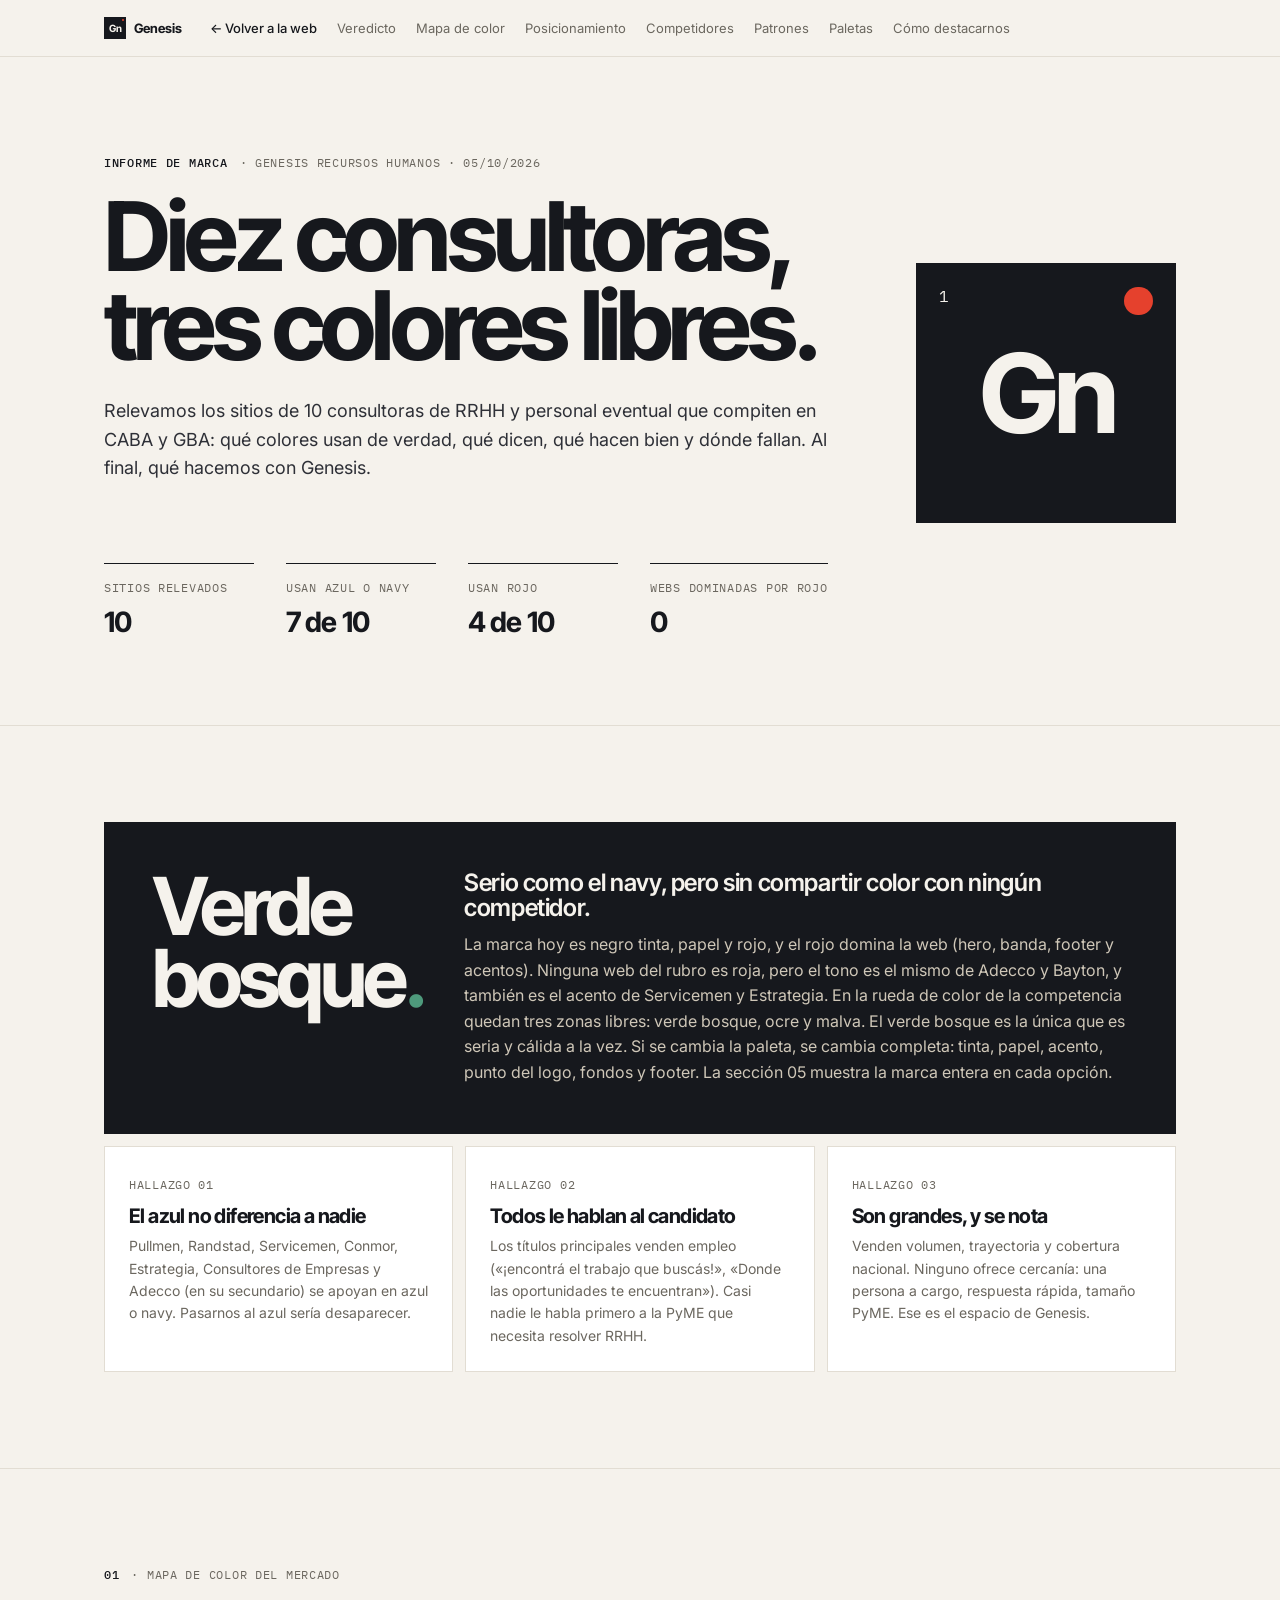
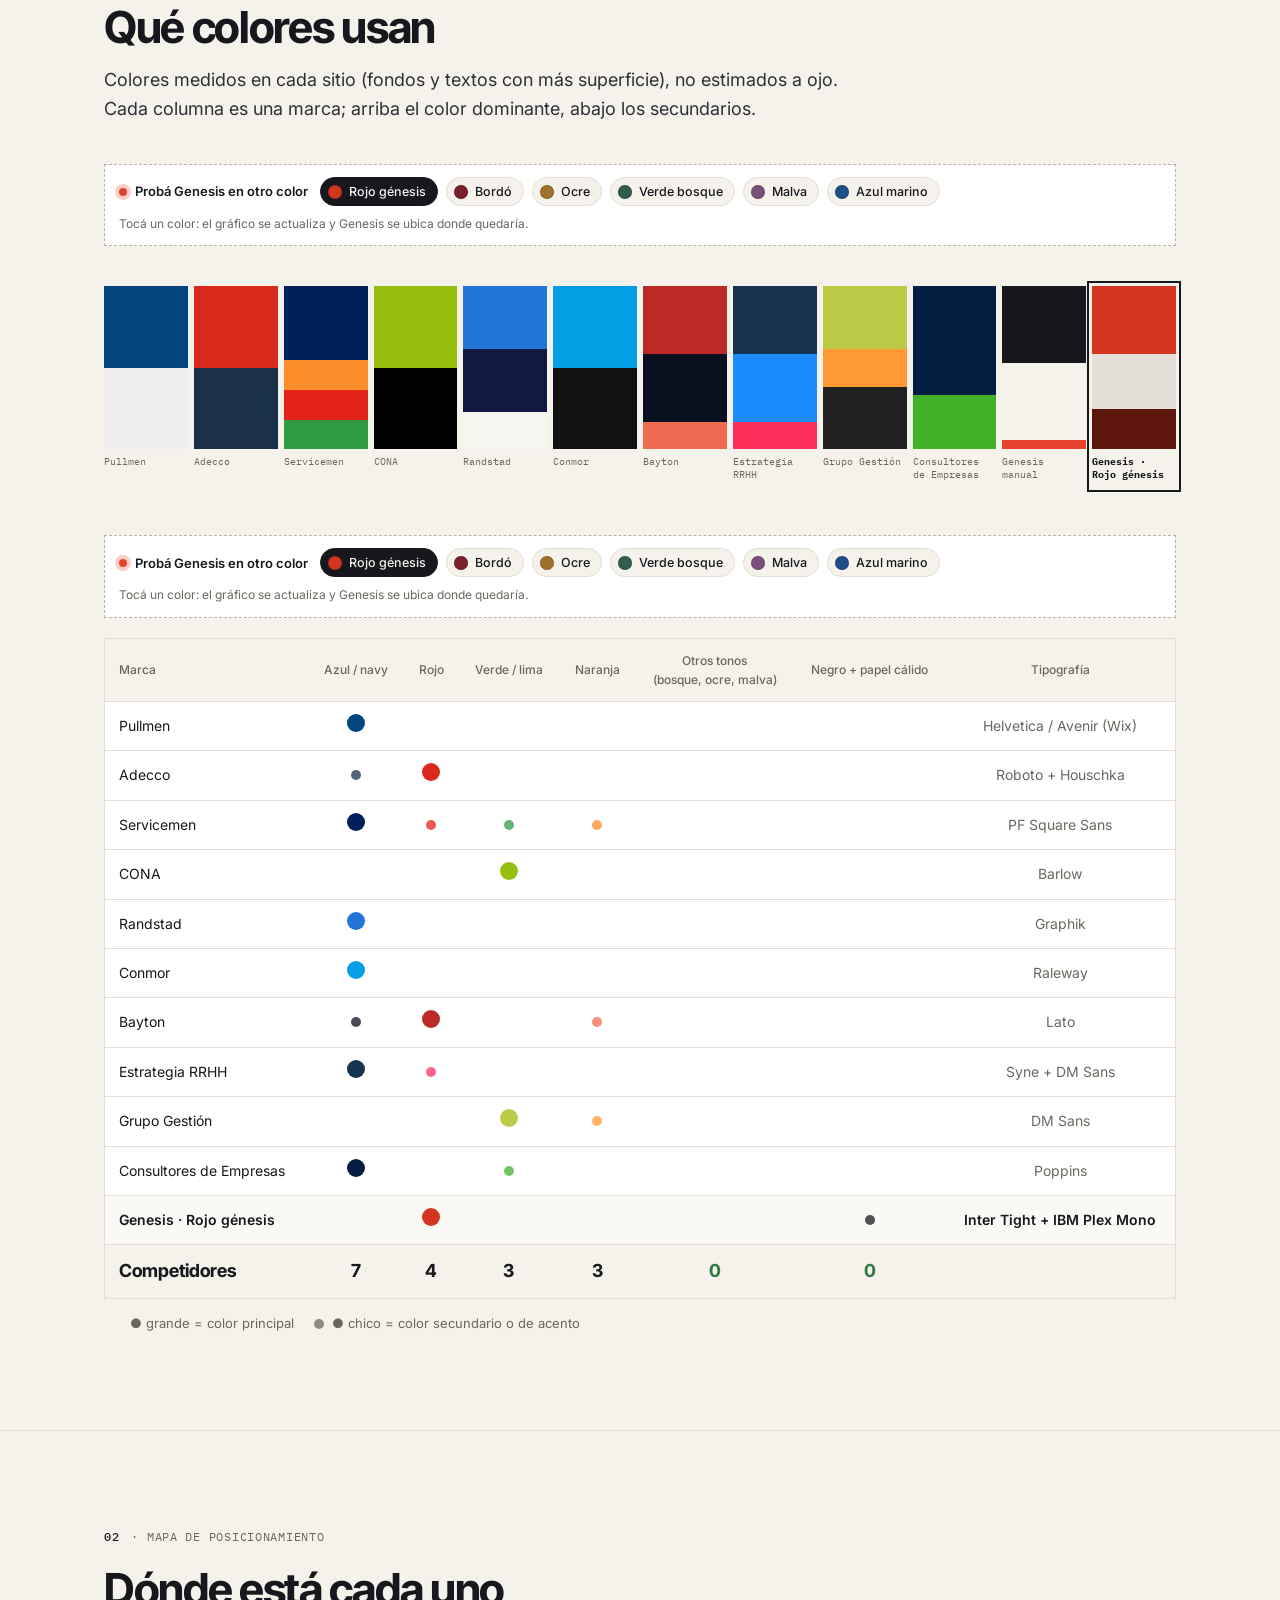
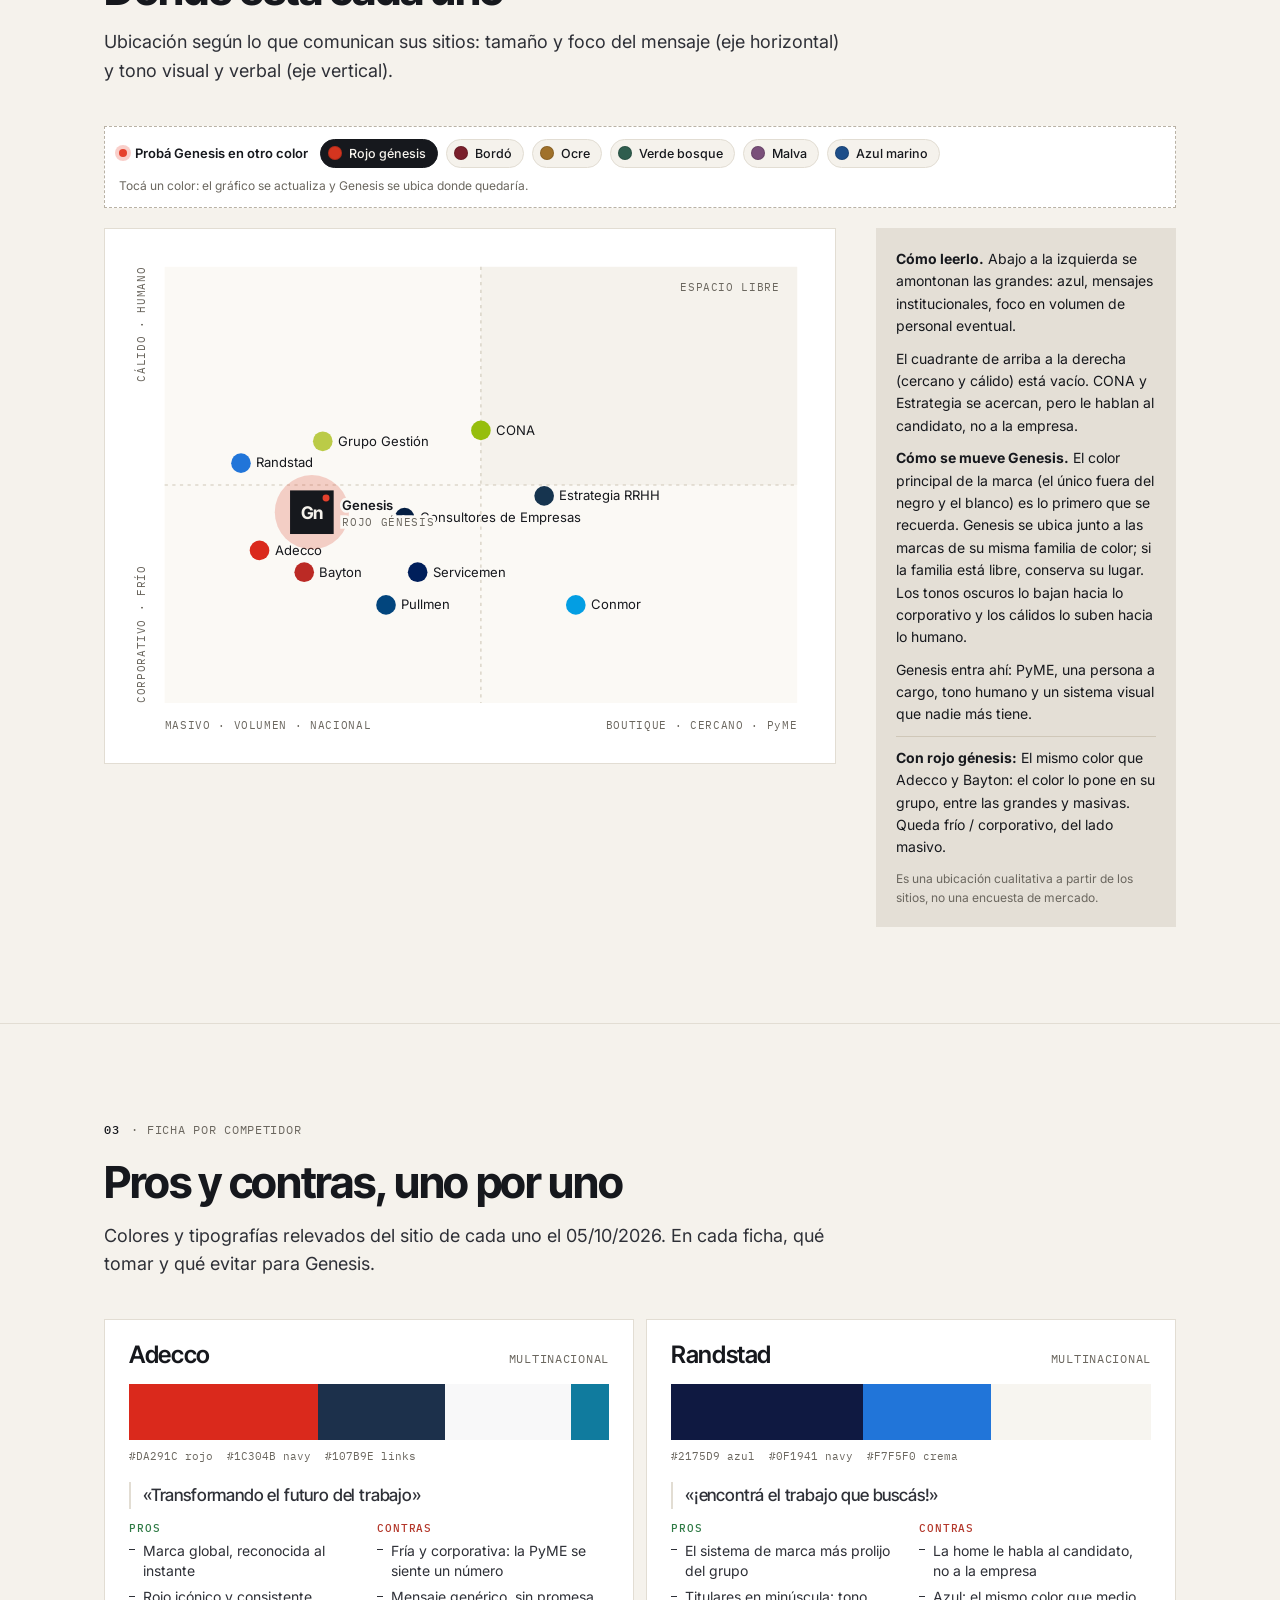
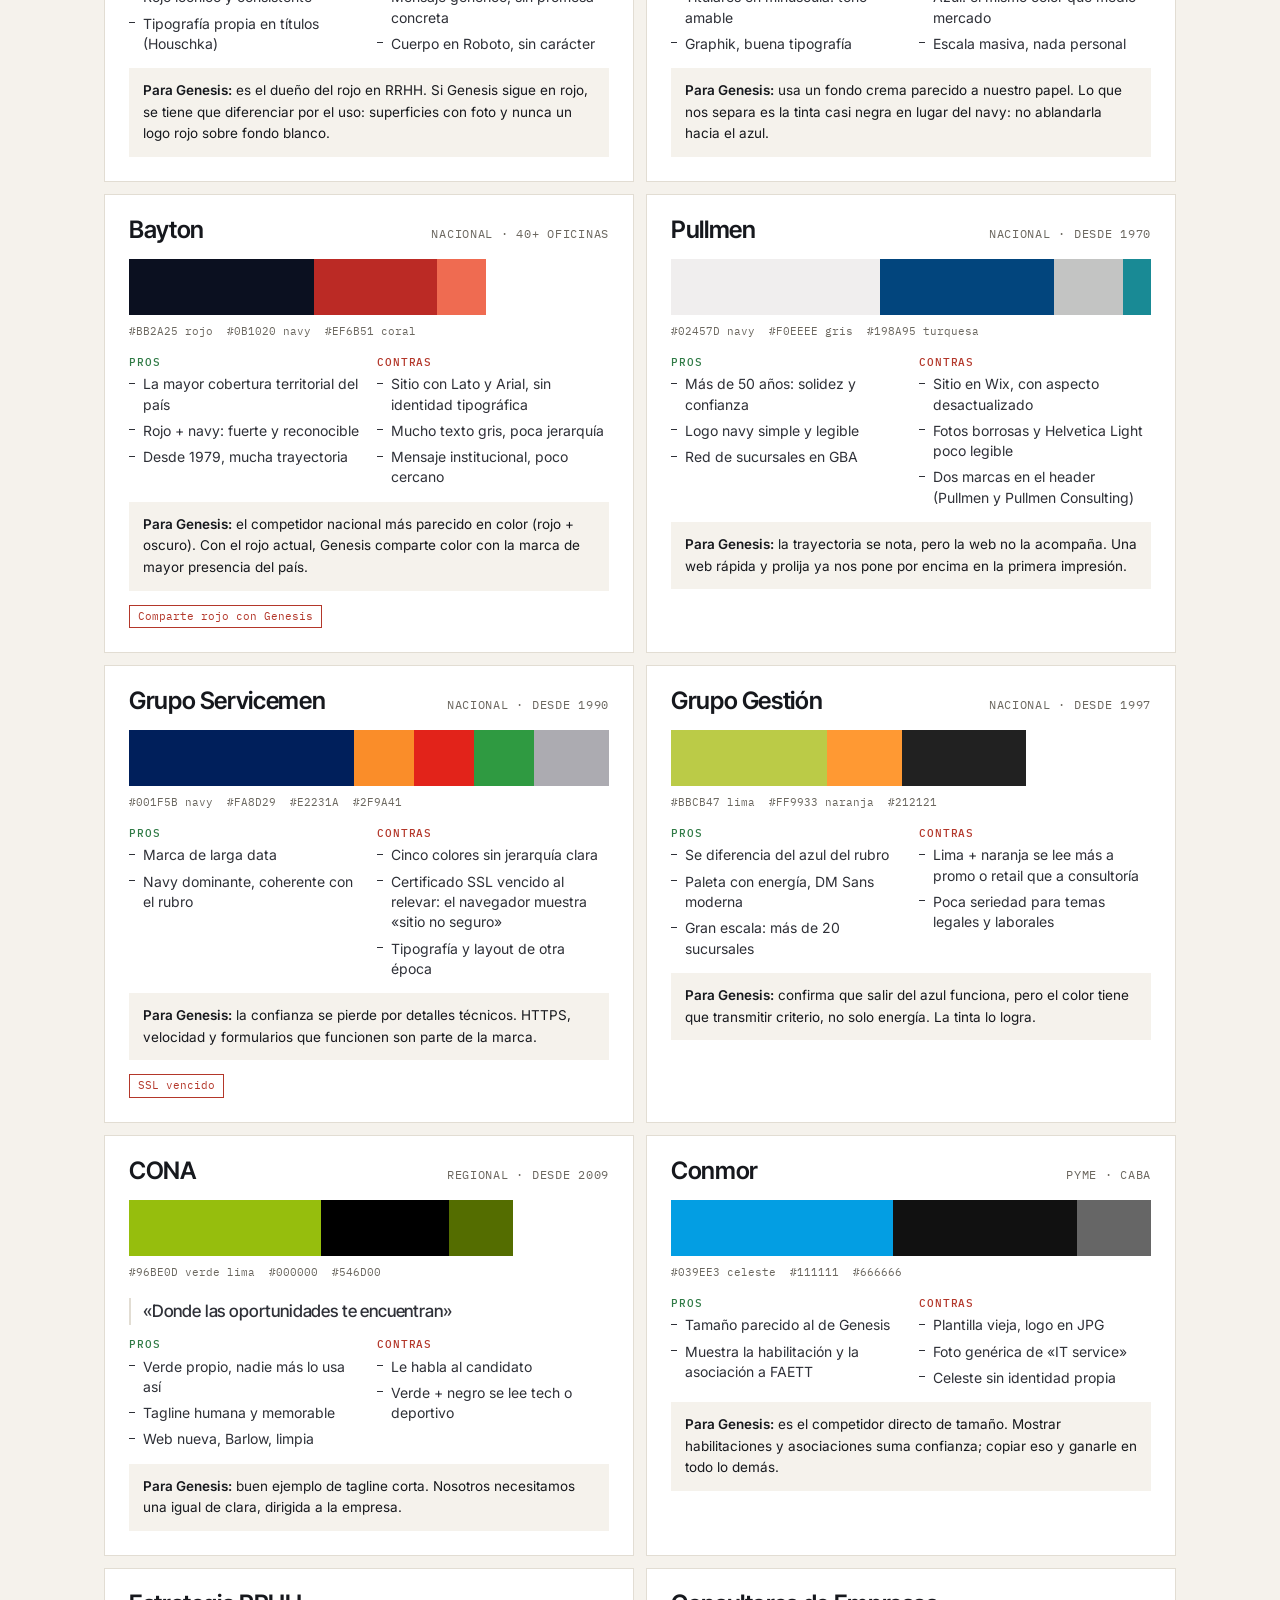
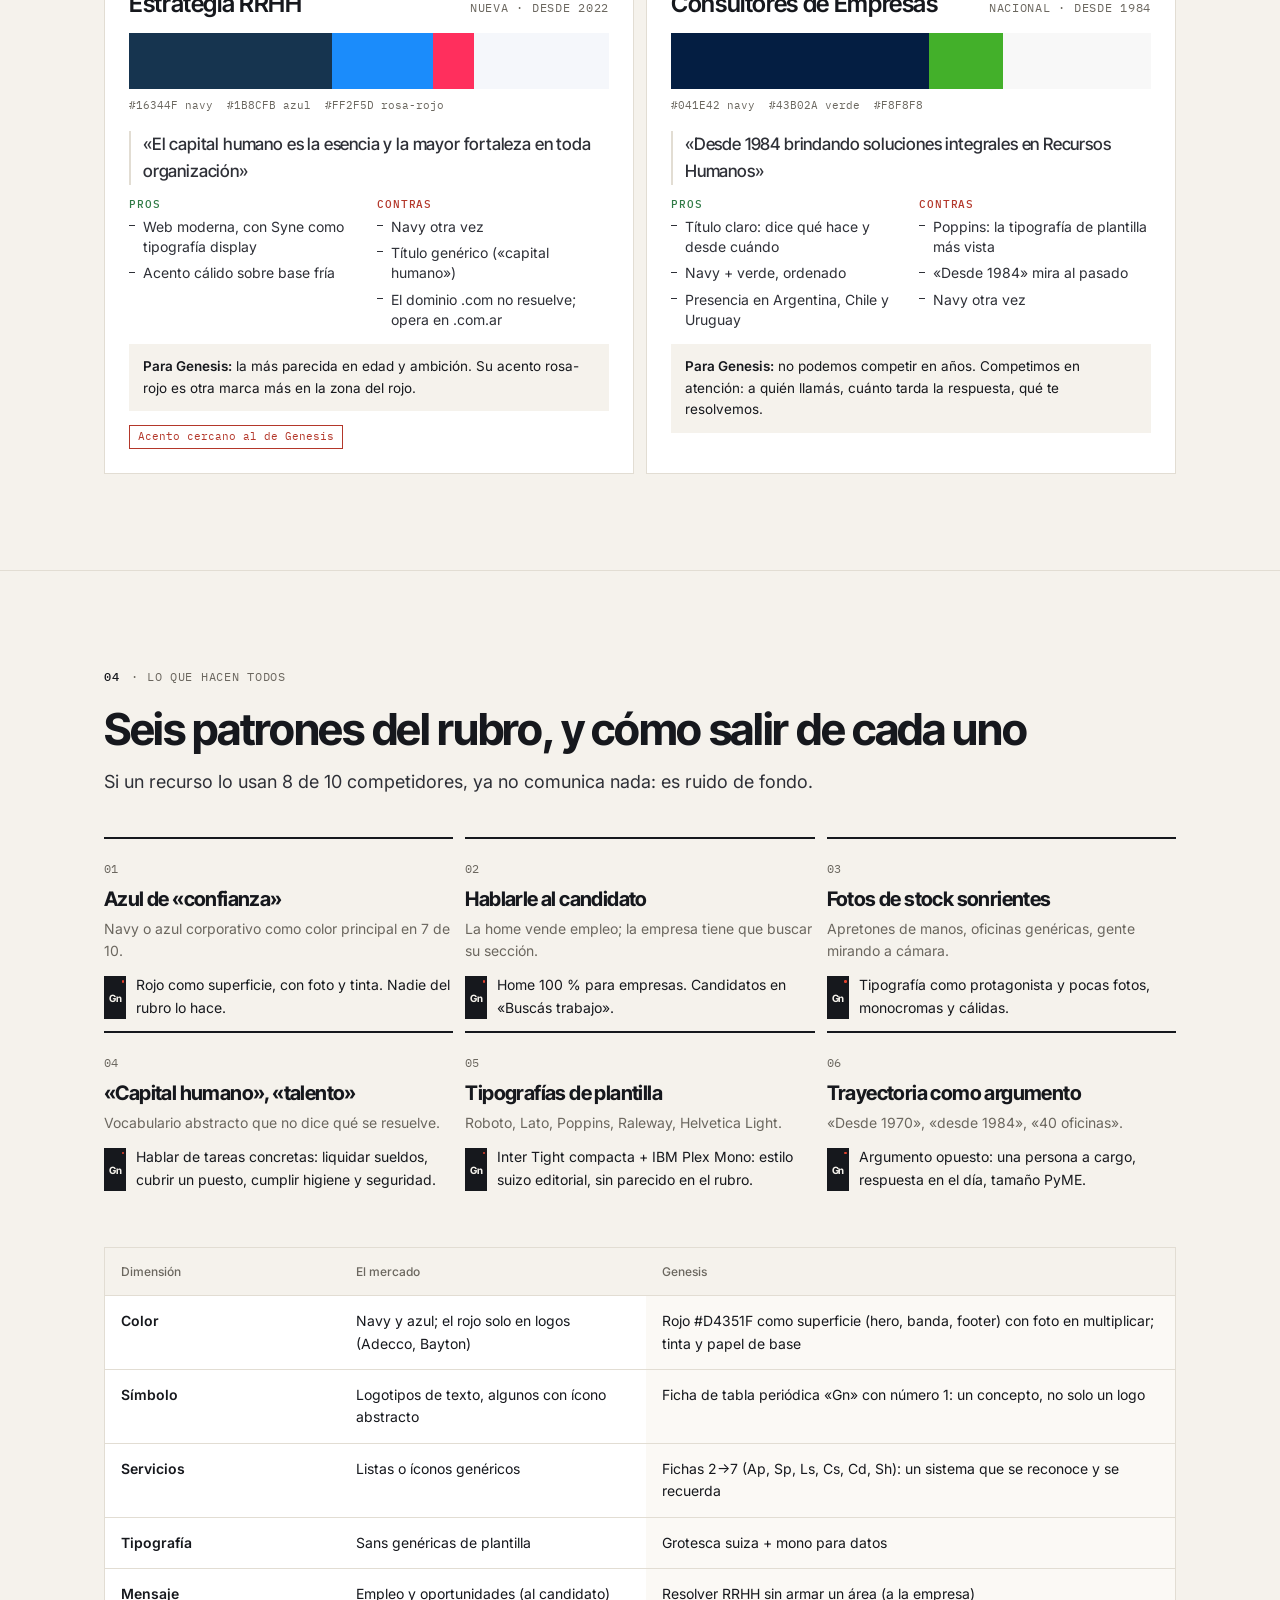
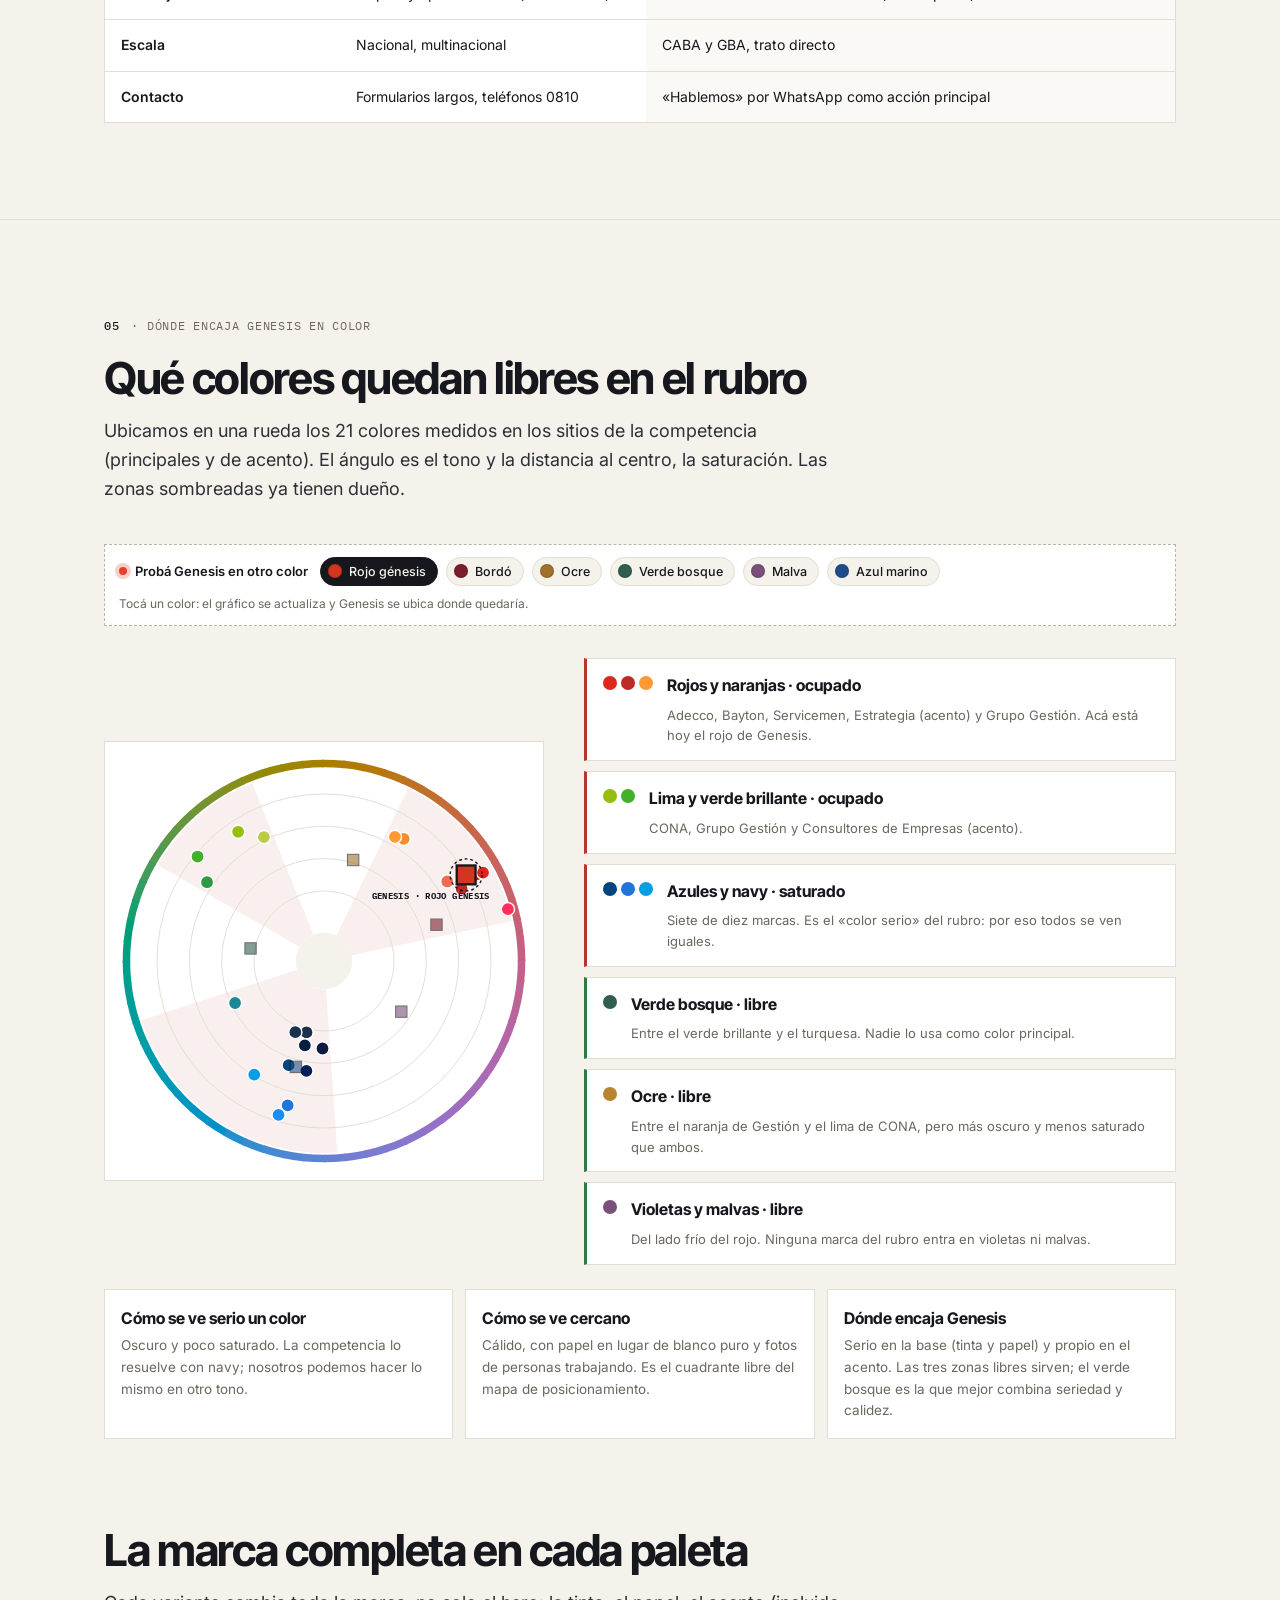
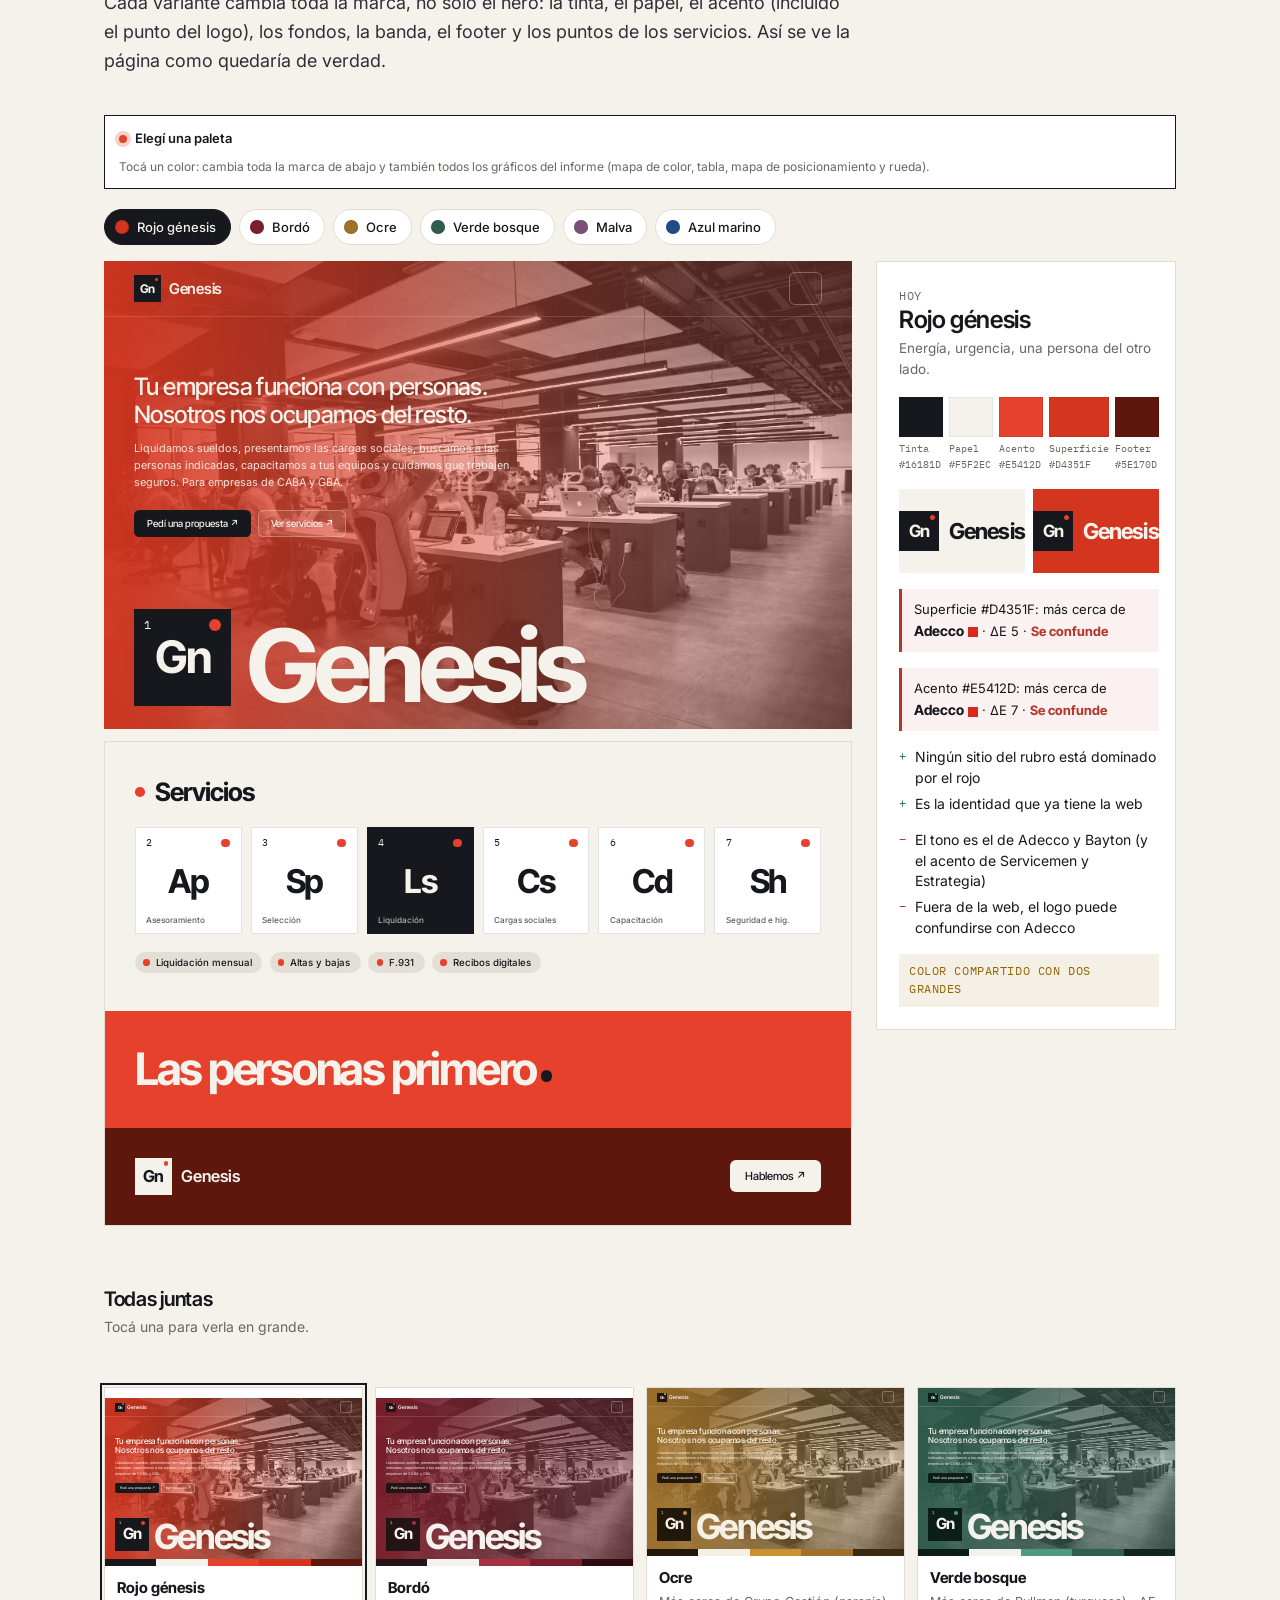
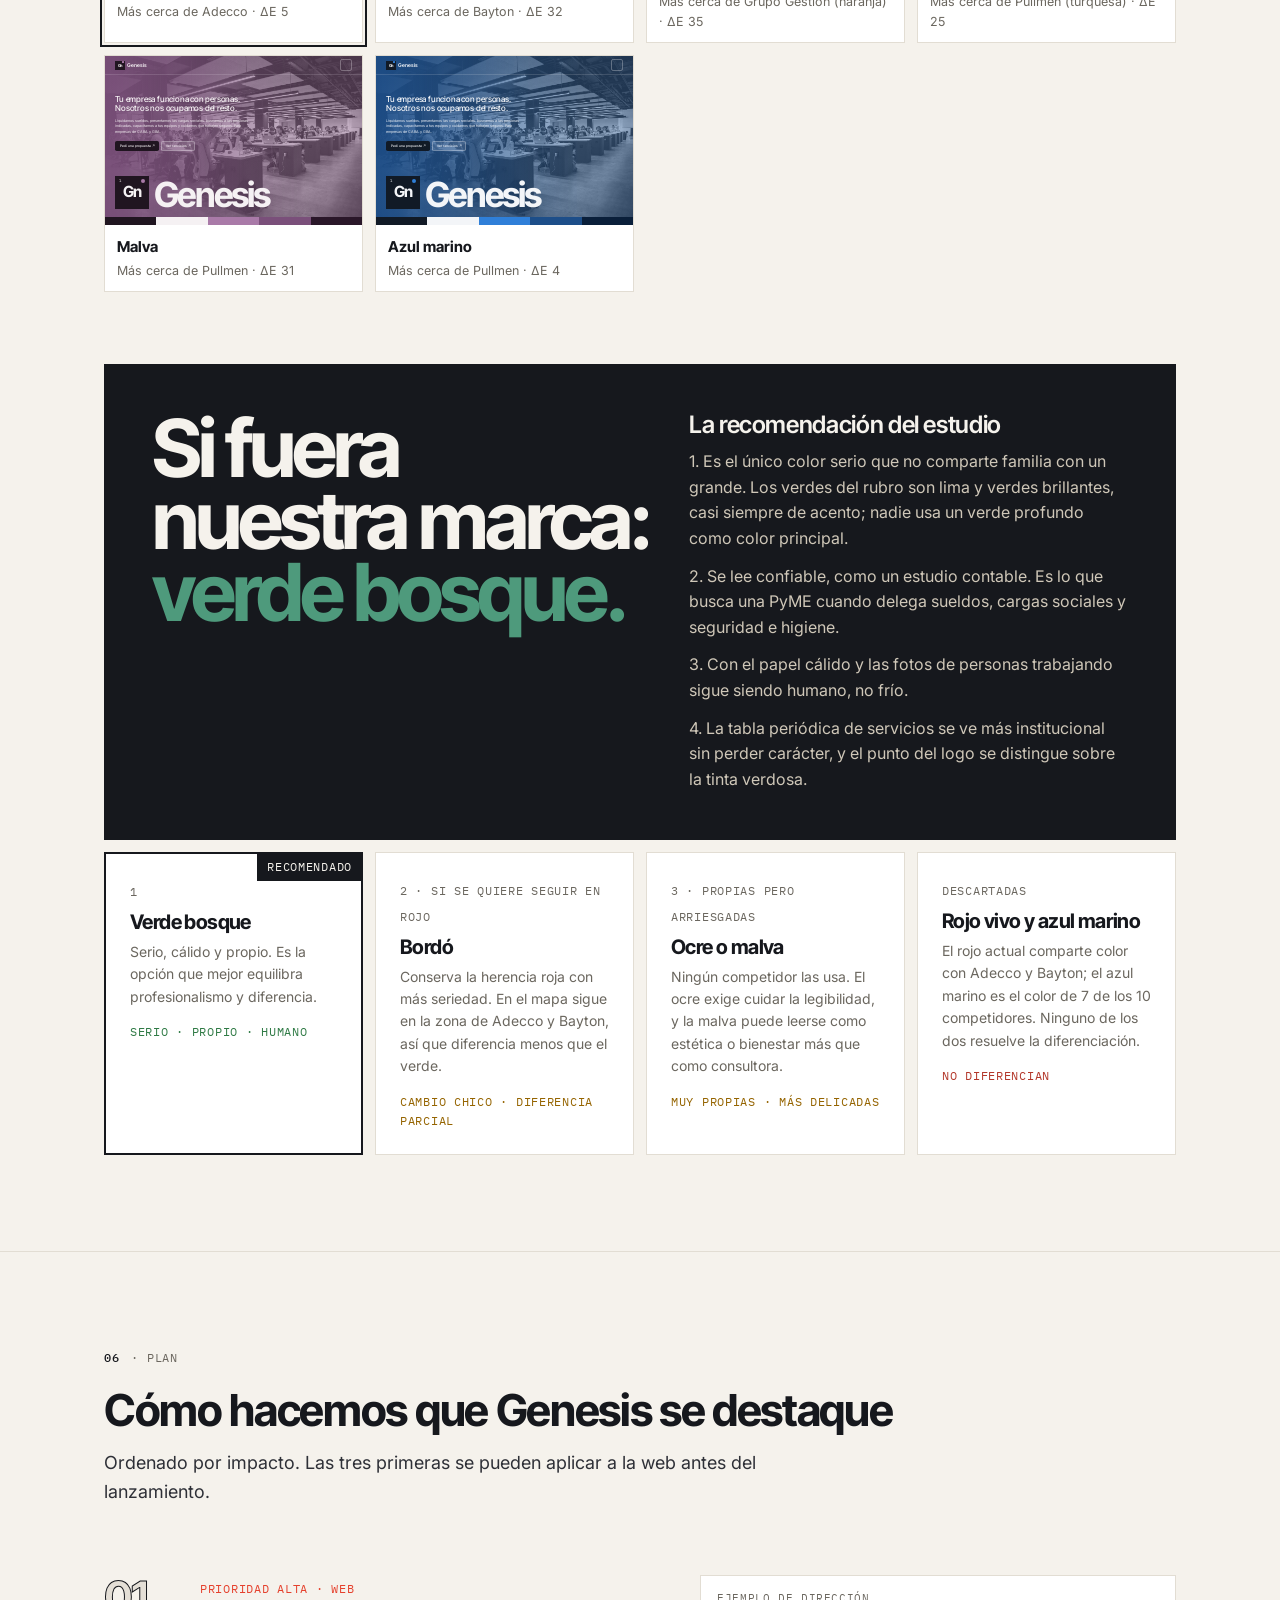
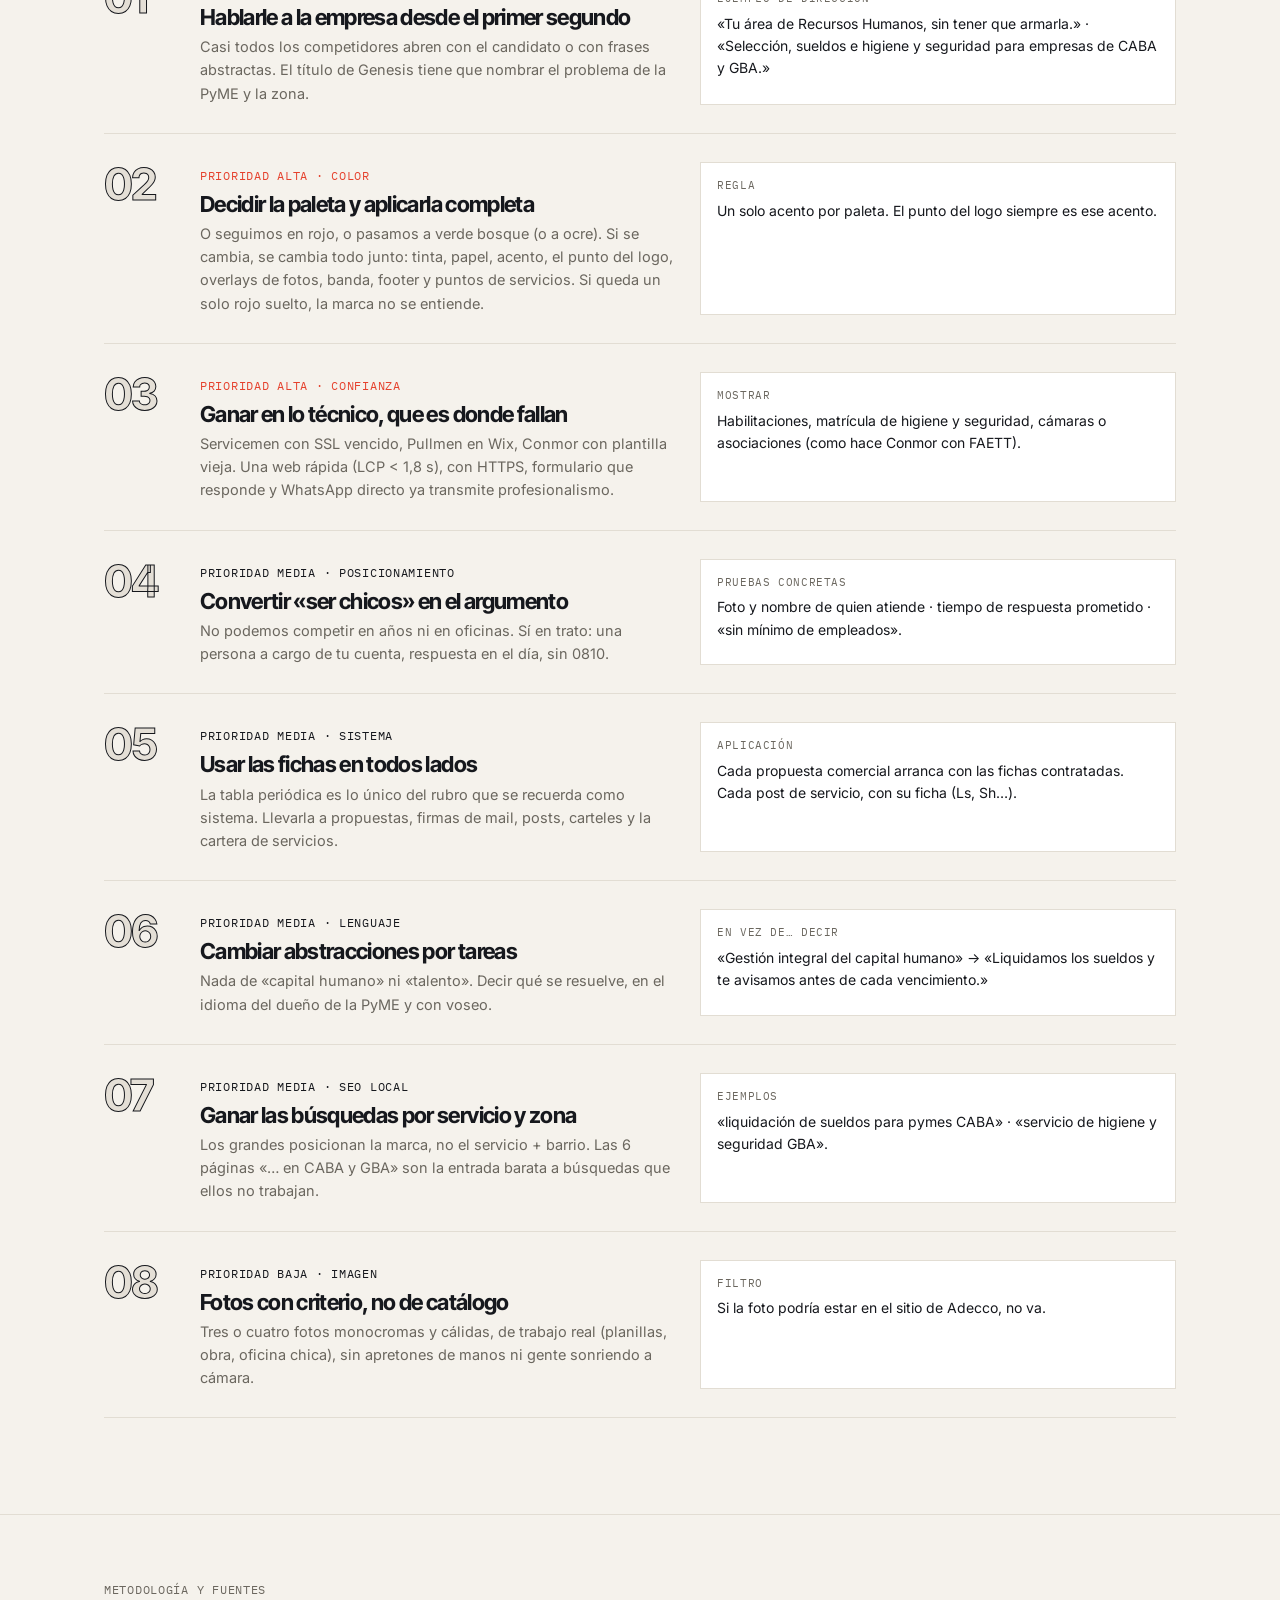
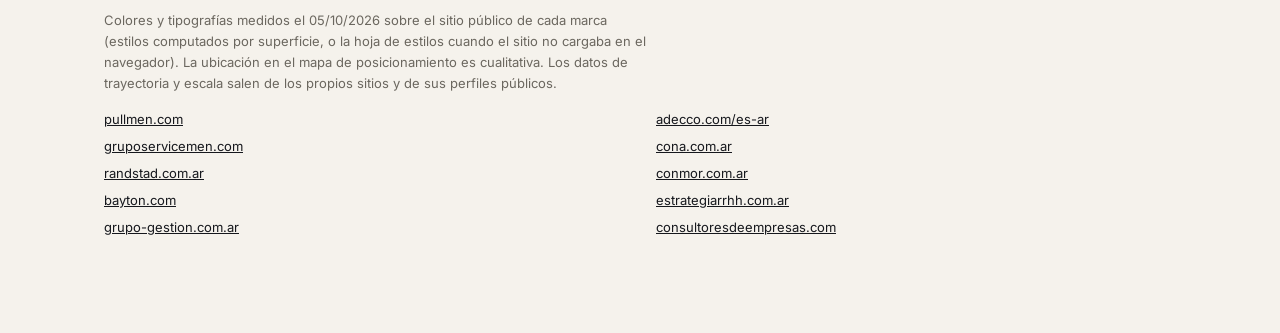
<file: colores.html>
<!doctype html>
<html lang="es">
<head>
<meta charset="utf-8">
<meta name="viewport" content="width=device-width, initial-scale=1">
<meta name="robots" content="noindex, nofollow">
<title>Genesis · Análisis de competencia</title>
<link rel="preconnect" href="https://fonts.googleapis.com">
<link rel="preconnect" href="https://fonts.gstatic.com" crossorigin>
<link href="https://fonts.googleapis.com/css2?family=IBM+Plex+Mono:wght@400;500&family=Inter+Tight:wght@500;600;700&family=Inter:wght@400;500;600&display=swap" rel="stylesheet">
<style>
:root{
  --tinta:#16181D; --papel:#F5F2EC; --niebla:#E4DFD6; --borde:#E2DDD3; --grafito:#6B675F; --gris:#8A857C;
  --rojo:#E5412D; --blanco:#FFFFFF; --ok:#2F7A45; --warn:#956400;
}
*{box-sizing:border-box;margin:0;padding:0}
html{scroll-behavior:smooth}
body{background:var(--papel);color:var(--tinta);font:16px/1.6 Inter,system-ui,sans-serif;-webkit-font-smoothing:antialiased}
.wrap{max-width:1120px;margin:0 auto;padding:0 24px}
h1,h2,h3,h4{font-family:"Inter Tight",Inter,sans-serif;letter-spacing:-.03em;line-height:1.05}
h2{font-size:clamp(30px,4.4vw,44px);font-weight:700;margin-bottom:16px}
h3{font-size:20px;font-weight:600;letter-spacing:-.015em}
p{max-width:68ch}
.mono{font-family:"IBM Plex Mono",monospace;font-size:12px;letter-spacing:.06em;text-transform:uppercase}
.muted{color:var(--grafito)}
section{padding:96px 0;border-top:1px solid var(--borde)}
.over{display:flex;gap:12px;align-items:center;margin-bottom:20px;color:var(--grafito)}
.over b{color:var(--tinta);font-weight:500}
.lead{font-size:18px;color:#2E3037;margin-bottom:40px}

/* NAV */
nav{position:sticky;top:0;z-index:5;background:rgba(245,242,236,.92);backdrop-filter:blur(8px);border-bottom:1px solid var(--borde)}
nav .wrap{display:flex;gap:20px;align-items:center;height:56px;overflow-x:auto;white-space:nowrap;scrollbar-width:none}
nav a{color:var(--grafito);text-decoration:none;font-size:13px}
nav a:hover{color:var(--tinta)}
nav .brand{font-family:"Inter Tight";font-weight:700;color:var(--tinta);display:flex;gap:8px;align-items:center;margin-right:8px}

/* FICHA GENESIS */
.ficha{position:relative;background:var(--gT,var(--tinta));color:var(--gP,var(--papel));transition:background .4s;aspect-ratio:1;display:flex;align-items:center;justify-content:center;font-family:"Inter Tight";font-weight:700;letter-spacing:-.05em}
.ficha .n{position:absolute;top:8%;left:9%;font-family:"IBM Plex Mono";font-weight:400;letter-spacing:0}
.ficha .dot{position:absolute;top:9%;right:9%;width:11%;aspect-ratio:1;border-radius:50%;background:var(--gA,var(--rojo));transition:background .4s}
.ficha.xs{width:22px;font-size:10px}.ficha.xs .n{display:none}

/* HERO */
header{padding:96px 0 80px}
.hero{display:grid;grid-template-columns:1fr 260px;gap:48px;align-items:end}
.hero h1{font-size:clamp(48px,8vw,96px);font-weight:700;letter-spacing:-.05em;line-height:.92}
.hero .ficha{width:100%;font-size:110px}.hero .ficha .n{font-size:16px}
.meta{display:flex;flex-wrap:wrap;gap:32px;margin-top:40px}
.meta div{border-top:1px solid var(--tinta);padding-top:10px;min-width:150px}
.meta strong{display:block;font-family:"Inter Tight";font-size:28px;letter-spacing:-.03em}

/* VEREDICTO */
.verdict{background:var(--tinta);color:var(--papel);padding:48px;display:grid;grid-template-columns:auto 1fr;gap:40px;align-items:start}
.verdict .big{font-family:"Inter Tight";font-weight:700;font-size:clamp(44px,7vw,80px);letter-spacing:-.05em;line-height:.9}
.verdict .big span{color:var(--rojo)}
.verdict p{color:#CFC7B8;margin-top:12px}
.verdict h3{color:var(--papel);font-size:24px}
.keys{display:grid;grid-template-columns:repeat(3,1fr);gap:12px;margin-top:12px}
.key{background:var(--blanco);padding:24px;border:1px solid var(--borde)}
.key .mono{color:var(--grafito)}
.key h4{font-size:20px;margin:10px 0 8px}
.key p{font-size:14px;color:var(--grafito)}

/* MATRIZ COLOR */
.matrix{width:100%;border-collapse:collapse;background:var(--blanco);border:1px solid var(--borde)}
.matrix th,.matrix td{padding:12px 14px;border-bottom:1px solid var(--borde);text-align:center;font-size:14px}
.matrix th{font-weight:500;font-size:12px;color:var(--grafito);background:var(--papel)}
.matrix td:first-child,.matrix th:first-child{text-align:left}
.matrix tr.gn td{background:#FBF9F5;font-weight:600}
.cell{display:inline-block;width:18px;height:18px;border-radius:50%}
.cell.s{width:10px;height:10px;opacity:.75}
.matrix tfoot td{font-family:"Inter Tight";font-weight:700;font-size:18px;background:var(--papel)}
.legend{display:flex;gap:20px;flex-wrap:wrap;margin-top:14px;font-size:13px;color:var(--grafito)}
.legend span{display:inline-flex;gap:8px;align-items:center}
.scroll{overflow-x:auto}

.strip{display:grid;grid-template-columns:repeat(12,1fr);gap:6px;margin:40px 0 8px}
.strip div{aspect-ratio:1/2.4;display:flex;flex-direction:column}
.strip i{flex:1}
.strip small{font-size:10px;font-family:"IBM Plex Mono";color:var(--grafito);padding-top:6px;line-height:1.3;height:38px;overflow:hidden}

/* MAPA */
.mapwrap{display:grid;grid-template-columns:1fr 300px;gap:40px;align-items:start}
.map{background:var(--blanco);border:1px solid var(--borde);padding:16px}
.map svg{width:100%;height:auto;display:block}
.map text{font-family:Inter;font-size:12px;fill:var(--tinta)}
.map .ax{font-family:"IBM Plex Mono";font-size:10px;fill:var(--grafito);letter-spacing:.06em}
.note{background:var(--niebla);padding:20px;font-size:14px}
.note p+p{margin-top:10px}

/* CARDS COMPETIDORES */
.grid2{display:grid;grid-template-columns:repeat(2,1fr);gap:12px}
.card{background:var(--blanco);border:1px solid var(--borde);display:flex;flex-direction:column}
.card .top{display:flex;justify-content:space-between;align-items:baseline;padding:22px 24px 0}
.card .top h3{font-size:24px}
.card .sw{display:flex;height:56px;margin:16px 24px 0}
.card .sw i{display:block;height:100%;position:relative}
.card .hex{display:flex;flex-wrap:wrap;gap:4px 14px;padding:8px 24px 0;font-family:"IBM Plex Mono";font-size:11px;color:var(--grafito)}
.card .body{padding:16px 24px 24px;display:grid;gap:14px;font-size:14px}
.card .quote{font-family:"Inter Tight";font-size:17px;font-weight:500;letter-spacing:-.01em;border-left:2px solid var(--borde);padding-left:12px;color:#2E3037}
.pc{display:grid;grid-template-columns:1fr 1fr;gap:16px}
.pc h4{font-family:"IBM Plex Mono";font-weight:500;font-size:11px;letter-spacing:.08em;text-transform:uppercase;margin-bottom:6px}
.pc .pro h4{color:var(--ok)} .pc .con h4{color:#B3372A}
.pc ul{list-style:none;display:grid;gap:6px}
.pc li{padding-left:14px;position:relative;color:#2E3037;line-height:1.45}
.pc li:before{content:"";position:absolute;left:0;top:.6em;width:6px;height:1px;background:currentColor}
.lesson{background:var(--papel);padding:12px 14px;font-size:13.5px}
.lesson b{font-weight:600}
.tags{display:flex;flex-wrap:wrap;gap:6px}
.tag{font-size:11px;font-family:"IBM Plex Mono";border:1px solid var(--borde);padding:2px 8px;color:var(--grafito)}
.tag.alert{border-color:#B3372A;color:#B3372A}

/* PATRONES */
.patterns{display:grid;grid-template-columns:repeat(3,1fr);gap:12px}
.pat{border-top:2px solid var(--tinta);padding-top:16px}
.pat .num{font-family:"IBM Plex Mono";color:var(--grafito);font-size:12px}
.pat h4{font-size:20px;margin:8px 0}
.pat p{font-size:14px;color:var(--grafito)}
.pat .gn{margin-top:12px;font-size:14px;color:var(--tinta);display:flex;gap:10px}
.pat .gn .ficha{flex:none;margin-top:2px}

/* COMPARATIVA */
.cmp{width:100%;border-collapse:collapse;background:var(--blanco);border:1px solid var(--borde);font-size:14px}
.cmp th,.cmp td{text-align:left;padding:14px 16px;border-bottom:1px solid var(--borde);vertical-align:top}
.cmp th{background:var(--papel);font-size:12px;font-weight:500;color:var(--grafito)}
.cmp td:first-child{font-weight:600;width:22%}
.cmp td:last-child{background:#FBF9F5}

/* ROJOS */
.reds{display:grid;grid-template-columns:repeat(4,1fr);gap:12px;margin:32px 0}
.red{background:var(--blanco);border:1px solid var(--borde)}
.red i{display:block;height:120px}
.red div{padding:12px 14px;font-size:13px}
.red b{display:block;font-family:"Inter Tight";font-size:16px}
.red .mono{color:var(--grafito)}
.versus{display:grid;grid-template-columns:1fr 1fr;gap:12px}
.vs{background:var(--blanco);border:1px solid var(--borde);padding:24px}
.vs .demo{height:180px;margin:14px 0;display:flex;align-items:center;justify-content:center;gap:16px}
.vs p{font-size:14px;color:var(--grafito)}

.options{display:grid;grid-template-columns:repeat(3,1fr);gap:12px;margin-top:40px}
.opt{background:var(--blanco);border:1px solid var(--borde);padding:24px;position:relative}
.opt.win{border:2px solid var(--tinta)}
.opt .badge{position:absolute;top:-1px;right:-1px;background:var(--tinta);color:var(--papel);padding:4px 10px}
.opt h4{font-size:20px;margin:8px 0}
.opt p{font-size:14px;color:var(--grafito)}
.opt .v{margin-top:14px;font-family:"IBM Plex Mono";font-size:12px;text-transform:uppercase;letter-spacing:.06em}

.ratio{display:flex;height:72px;margin:24px 0 10px;border:1px solid var(--borde)}
.ratio div{display:flex;align-items:flex-end;padding:8px 10px;font-family:"IBM Plex Mono";font-size:11px}
.rules{display:grid;grid-template-columns:repeat(2,1fr);gap:8px 32px;margin-top:24px}
.rules li{list-style:none;padding:12px 0;border-bottom:1px solid var(--borde);font-size:14px;display:flex;gap:12px}
.rules li span{font-family:"IBM Plex Mono";font-size:11px;padding-top:3px;min-width:44px}
.rules .si span{color:var(--ok)} .rules .no span{color:#B3372A}

/* ACCIONES */
.actions{counter-reset:a;display:grid;gap:0}
.act{display:grid;grid-template-columns:72px 1fr 1fr;gap:24px;padding:28px 0;border-bottom:1px solid var(--borde)}
.act .k{font-family:"Inter Tight";font-weight:700;font-size:44px;letter-spacing:-.05em;line-height:1;color:var(--niebla);-webkit-text-stroke:1px var(--tinta)}
.act h4{font-size:22px;margin-bottom:6px}
.act p{font-size:14.5px;color:var(--grafito)}
.act .ex{background:var(--blanco);border:1px solid var(--borde);padding:14px 16px;font-size:14px}
.act .ex .mono{color:var(--grafito);display:block;margin-bottom:6px;font-size:10.5px}
.prio{display:inline-block;margin-bottom:8px}
.prio.a{color:var(--rojo)}

.hm,.pm,#side,#gnRow,#wheel{overflow-anchor:none}
.pick{display:flex;flex-wrap:wrap;align-items:center;gap:8px;margin:0 0 20px;padding:12px 14px;background:var(--blanco);border:1px dashed #B9B2A5}
.pick .lb{font-size:13px;font-weight:600;margin-right:4px;display:flex;align-items:center;gap:8px}
.pick .lb:before{content:"";width:8px;height:8px;border-radius:50%;background:var(--gA,var(--rojo));box-shadow:0 0 0 4px color-mix(in srgb,var(--gA,#E5412D) 25%,transparent);animation:pk 1.8s ease-in-out infinite}
@keyframes pk{50%{box-shadow:0 0 0 7px transparent}}
@media (prefers-reduced-motion:reduce){.pick .lb:before{animation:none}}
.pick button,.fab button{font:500 12.5px Inter;padding:6px 11px 6px 7px;border:1px solid var(--borde);background:var(--papel);color:var(--tinta);cursor:pointer;border-radius:999px;display:inline-flex;gap:7px;align-items:center}
.pick button i,.fab button i{width:14px;height:14px;border-radius:50%;box-shadow:inset 0 0 0 1px rgba(0,0,0,.15)}
.pick button[aria-pressed=true],.fab button[aria-pressed=true]{background:var(--tinta);color:var(--papel);border-color:var(--tinta)}
.pick .hint{font-size:12px;color:var(--grafito);flex-basis:100%}
.fab{position:fixed;z-index:20;right:16px;bottom:16px;background:var(--blanco);border:1px solid var(--borde);box-shadow:0 10px 30px rgba(22,24,29,.14);padding:10px 12px;display:grid;gap:8px;max-width:calc(100vw - 32px)}
.fab .t{font-size:12px;font-weight:600;display:flex;justify-content:space-between;gap:12px}
.fab .t span{font-weight:400;color:var(--grafito)}
.fab .r{display:flex;flex-wrap:wrap;gap:6px}
.fab{right:16px;bottom:16px;padding:8px 10px;gap:6px}
.fab .r{gap:4px}
.fab button{font-size:0;padding:3px;gap:0;border-color:transparent;background:none}
.fab button i{width:24px;height:24px}
.fab button[aria-pressed=true]{background:none;border-color:var(--tinta)}
@media print{.fab,.pick{display:none}}
#gnMap{transition:transform .7s cubic-bezier(.23,1,.32,1)}
footer{padding:64px 0 96px;border-top:1px solid var(--borde);font-size:13px;color:var(--grafito)}
footer ul{list-style:none;display:grid;grid-template-columns:repeat(2,1fr);gap:6px 32px;margin-top:16px}
footer a{color:var(--tinta)}

@media (max-width:900px){
  .hero,.mapwrap,.verdict{grid-template-columns:1fr}
  .hero .ficha{width:160px;font-size:68px}
  .keys,.patterns,.options{grid-template-columns:1fr}
  .grid2,.versus,.rules{grid-template-columns:1fr}
  .reds{grid-template-columns:repeat(2,1fr)}
  .act{grid-template-columns:1fr;gap:12px}
  .strip{grid-template-columns:repeat(6,1fr)}
  .pc{grid-template-columns:1fr}
  footer ul{grid-template-columns:1fr}
}
@media (max-width:560px){
  .wrap{padding:0 16px}
  section{padding:64px 0}
  .verdict{padding:28px}
  .strip{grid-template-columns:repeat(4,1fr)}
}
@media print{nav{display:none}section{padding:48px 0;break-inside:avoid-page}.card,.act{break-inside:avoid}}
</style>
</head>
<body>

<nav><div class="wrap">
  <a class="brand" href="index.html" style="text-decoration:none"><span class="ficha xs"><span class="dot"></span>Gn</span>Genesis</a><a href="index.html" style="color:var(--tinta);font-weight:500">← Volver a la web</a>
  <a href="#veredicto">Veredicto</a>
  <a href="#color">Mapa de color</a>
  <a href="#posicion">Posicionamiento</a>
  <a href="#competidores">Competidores</a>
  <a href="#patrones">Patrones</a>
  <a href="#colores">Paletas</a>
  <a href="#acciones">Cómo destacarnos</a>
</div></nav>

<header><div class="wrap">
  <div class="hero">
    <div>
      <div class="over mono"><b>Informe de marca</b> · Genesis Recursos Humanos · 05/10/2026</div>
      <h1>Diez consultoras,<br>tres colores libres.</h1>
      <p class="lead" style="margin-top:28px">Relevamos los sitios de 10 consultoras de RRHH y personal eventual que compiten en CABA y GBA: qué colores usan de verdad, qué dicen, qué hacen bien y dónde fallan. Al final, qué hacemos con Genesis.</p>
    </div>
    <div class="ficha"><span class="n">1</span><span class="dot"></span>Gn</div>
  </div>
  <div class="meta">
    <div><span class="mono muted">Sitios relevados</span><strong>10</strong></div>
    <div><span class="mono muted">Usan azul o navy</span><strong>7 de 10</strong></div>
    <div><span class="mono muted">Usan rojo</span><strong>4 de 10</strong></div>
    <div><span class="mono muted">Webs dominadas por rojo</span><strong>0</strong></div>
  </div>
</div></header>

<!-- VEREDICTO -->
<section id="veredicto"><div class="wrap">
  <div class="verdict">
    <div class="big">Verde<br>bosque<span style="color:#4E9A7C">.</span></div>
    <div>
      <h3>Serio como el navy, pero sin compartir color con ningún competidor.</h3>
      <p>La marca hoy es negro tinta, papel y rojo, y el rojo domina la web (hero, banda, footer y acentos). Ninguna web del rubro es roja, pero el tono es el mismo de Adecco y Bayton, y también es el acento de Servicemen y Estrategia. En la rueda de color de la competencia quedan tres zonas libres: verde bosque, ocre y malva. El verde bosque es la única que es seria y cálida a la vez. Si se cambia la paleta, se cambia completa: tinta, papel, acento, punto del logo, fondos y footer. La sección 05 muestra la marca entera en cada opción.</p>
    </div>
  </div>
  <div class="keys">
    <div class="key"><span class="mono">Hallazgo 01</span><h4>El azul no diferencia a nadie</h4><p>Pullmen, Randstad, Servicemen, Conmor, Estrategia, Consultores de Empresas y Adecco (en su secundario) se apoyan en azul o navy. Pasarnos al azul sería desaparecer.</p></div>
    <div class="key"><span class="mono">Hallazgo 02</span><h4>Todos le hablan al candidato</h4><p>Los títulos principales venden empleo («¡encontrá el trabajo que buscás!», «Donde las oportunidades te encuentran»). Casi nadie le habla primero a la PyME que necesita resolver RRHH.</p></div>
    <div class="key"><span class="mono">Hallazgo 03</span><h4>Son grandes, y se nota</h4><p>Venden volumen, trayectoria y cobertura nacional. Ninguno ofrece cercanía: una persona a cargo, respuesta rápida, tamaño PyME. Ese es el espacio de Genesis.</p></div>
  </div>
</div></section>

<!-- MAPA DE COLOR -->
<section id="color"><div class="wrap">
  <div class="over mono"><b>01</b> · Mapa de color del mercado</div>
  <h2>Qué colores usan</h2>
  <p class="lead">Colores medidos en cada sitio (fondos y textos con más superficie), no estimados a ojo. Cada columna es una marca; arriba el color dominante, abajo los secundarios.</p>
  <div class="pick" data-pick></div>

  <div class="strip">
    <div><i style="background:#02457D"></i><i style="background:#F0EEEE"></i><small>Pullmen</small></div>
    <div><i style="background:#DA291C"></i><i style="background:#1C304B"></i><small>Adecco</small></div>
    <div><i style="background:#001F5B"></i><i style="background:#FA8D29;flex:.4"></i><i style="background:#E2231A;flex:.4"></i><i style="background:#2F9A41;flex:.4"></i><small>Servicemen</small></div>
    <div><i style="background:#96BE0D"></i><i style="background:#000"></i><small>CONA</small></div>
    <div><i style="background:#2175D9"></i><i style="background:#0F1941"></i><i style="background:#F7F5F0;flex:.6"></i><small>Randstad</small></div>
    <div><i style="background:#039EE3"></i><i style="background:#111"></i><small>Conmor</small></div>
    <div><i style="background:#BB2A25"></i><i style="background:#0B1020"></i><i style="background:#EF6B51;flex:.4"></i><small>Bayton</small></div>
    <div><i style="background:#16344F"></i><i style="background:#1B8CFB"></i><i style="background:#FF2F5D;flex:.4"></i><small>Estrategia RRHH</small></div>
    <div><i style="background:#BBCB47"></i><i style="background:#FF9933;flex:.6"></i><i style="background:#212121"></i><small>Grupo Gestión</small></div>
    <div><i style="background:#041E42"></i><i style="background:#43B02A;flex:.5"></i><small>Consultores de Empresas</small></div>
    <div><i style="background:#16181D"></i><i style="background:#F5F2EC"></i><i style="background:#E5412D;flex:.12"></i><small>Genesis manual</small></div>
    <div id="gnStrip" style="outline:2px solid var(--tinta);outline-offset:3px"><i style="background:#D4351F;transition:background .4s"></i><i style="background:#E4DFD6;flex:.8;transition:background .4s"></i><i style="background:#5E170D;flex:.6;transition:background .4s"></i><small><b style="color:var(--tinta)">Genesis web</b></small></div>
  </div>

  <div style="margin-top:48px"><div class="pick" data-pick></div>
</div>
  <div class="scroll">
  <table class="matrix">
    <thead><tr><th>Marca</th><th>Azul / navy</th><th>Rojo</th><th>Verde / lima</th><th>Naranja</th><th>Otros tonos<br>(bosque, ocre, malva)</th><th>Negro + papel cálido</th><th>Tipografía</th></tr></thead>
    <tbody>
      <tr><td>Pullmen</td><td><span class="cell" style="background:#02457D"></span></td><td></td><td></td><td></td><td></td><td></td><td class="muted">Helvetica / Avenir (Wix)</td></tr>
      <tr><td>Adecco</td><td><span class="cell s" style="background:#1C304B"></span></td><td><span class="cell" style="background:#DA291C"></span></td><td></td><td></td><td></td><td></td><td class="muted">Roboto + Houschka</td></tr>
      <tr><td>Servicemen</td><td><span class="cell" style="background:#001F5B"></span></td><td><span class="cell s" style="background:#E2231A"></span></td><td><span class="cell s" style="background:#2F9A41"></span></td><td><span class="cell s" style="background:#FA8D29"></span></td><td></td><td></td><td class="muted">PF Square Sans</td></tr>
      <tr><td>CONA</td><td></td><td></td><td><span class="cell" style="background:#96BE0D"></span></td><td></td><td></td><td></td><td class="muted">Barlow</td></tr>
      <tr><td>Randstad</td><td><span class="cell" style="background:#2175D9"></span></td><td></td><td></td><td></td><td></td><td></td><td class="muted">Graphik</td></tr>
      <tr><td>Conmor</td><td><span class="cell" style="background:#039EE3"></span></td><td></td><td></td><td></td><td></td><td></td><td class="muted">Raleway</td></tr>
      <tr><td>Bayton</td><td><span class="cell s" style="background:#0B1020"></span></td><td><span class="cell" style="background:#BB2A25"></span></td><td></td><td><span class="cell s" style="background:#EF6B51"></span></td><td></td><td></td><td class="muted">Lato</td></tr>
      <tr><td>Estrategia RRHH</td><td><span class="cell" style="background:#16344F"></span></td><td><span class="cell s" style="background:#FF2F5D"></span></td><td></td><td></td><td></td><td></td><td class="muted">Syne + DM Sans</td></tr>
      <tr><td>Grupo Gestión</td><td></td><td></td><td><span class="cell" style="background:#BBCB47"></span></td><td><span class="cell s" style="background:#FF9933"></span></td><td></td><td></td><td class="muted">DM Sans</td></tr>
      <tr><td>Consultores de Empresas</td><td><span class="cell" style="background:#041E42"></span></td><td></td><td><span class="cell s" style="background:#43B02A"></span></td><td></td><td></td><td></td><td class="muted">Poppins</td></tr>
      <tr class="gn" id="gnRow"><td>Genesis (web actual)</td><td></td><td><span class="cell" style="background:#D4351F"></span></td><td></td><td></td><td></td><td><span class="cell s" style="background:#16181D"></span></td><td>Inter Tight + IBM Plex Mono</td></tr>
    </tbody>
    <tfoot><tr><td>Competidores</td><td>7</td><td>4</td><td>3</td><td>3</td><td style="color:var(--ok)">0</td><td style="color:var(--ok)">0</td><td></td></tr></tfoot>
  </table>
  </div>
  <div class="legend"><span><span class="cell"></span>● grande = color principal</span><span><span class="cell s" style="background:var(--grafito)"></span>● chico = color secundario o de acento</span></div>
</div></section>

<!-- POSICIONAMIENTO -->
<section id="posicion"><div class="wrap">
  <div class="over mono"><b>02</b> · Mapa de posicionamiento</div>
  <h2>Dónde está cada uno</h2>
  <p class="lead">Ubicación según lo que comunican sus sitios: tamaño y foco del mensaje (eje horizontal) y tono visual y verbal (eje vertical).</p>
  <div class="pick" data-pick></div>
  <div class="mapwrap">
    <div class="map">
      <svg viewBox="0 0 640 460" role="img" aria-label="Mapa de posicionamiento de competidores">
        <rect x="40" y="20" width="580" height="400" fill="#FBF9F5"/>
        <rect x="330" y="20" width="290" height="200" fill="#F5F2EC"/>
        <text x="604" y="42" text-anchor="end" class="ax">ESPACIO LIBRE</text>
        <line x1="330" y1="20" x2="330" y2="420" stroke="#CFC7B8" stroke-dasharray="3 4"/>
        <line x1="40" y1="220" x2="620" y2="220" stroke="#CFC7B8" stroke-dasharray="3 4"/>
        <text x="40" y="444" class="ax">MASIVO · VOLUMEN · NACIONAL</text>
        <text x="620" y="444" text-anchor="end" class="ax">BOUTIQUE · CERCANO · PyME</text>
        <text x="22" y="420" class="ax" transform="rotate(-90 22 420)">CORPORATIVO · FRÍO</text>
        <text x="22" y="20" class="ax" transform="rotate(-90 22 20)" text-anchor="end">CÁLIDO · HUMANO</text>
        <!-- puntos: x = 40 + v*5.8 ; y = 420 - v*4 -->
        <g>
          <circle cx="127" cy="280" r="9" fill="#DA291C"/><text x="141" y="284">Adecco</text>
          <circle cx="110" cy="200" r="9" fill="#2175D9"/><text x="124" y="204">Randstad</text>
          <circle cx="168" cy="300" r="9" fill="#BB2A25"/><text x="182" y="304">Bayton</text>
          <circle cx="185" cy="180" r="9" fill="#BBCB47"/><text x="199" y="184">Grupo Gestión</text>
          <circle cx="243" cy="330" r="9" fill="#02457D"/><text x="257" y="334">Pullmen</text>
          <circle cx="272" cy="300" r="9" fill="#001F5B"/><text x="286" y="304">Servicemen</text>
          <circle cx="260" cy="250" r="9" fill="#041E42"/><text x="274" y="254">Consultores de Empresas</text>
          <circle cx="330" cy="170" r="9" fill="#96BE0D"/><text x="344" y="174">CONA</text>
          <circle cx="417" cy="330" r="9" fill="#039EE3"/><text x="431" y="334">Conmor</text>
          <circle cx="388" cy="230" r="9" fill="#16344F"/><text x="402" y="234">Estrategia RRHH</text>
        </g>
        <g id="gnGhost" style="opacity:0;transition:opacity .4s">
          <rect x="497" y="78" width="40" height="40" fill="none" stroke="#8A857C" stroke-dasharray="3 3"/>
          <text x="517" y="134" text-anchor="middle" class="ax">HOY</text>
        </g>
        <line id="gnPath" x1="517" y1="98" x2="517" y2="98" stroke="#8A857C" stroke-dasharray="2 4" style="opacity:0;transition:opacity .4s"/>
        <g id="gnMap" style="transform:translate(497px,78px)">
          <circle id="gnHalo" cx="20" cy="20" r="34" fill="#D4351F" opacity=".22"/>
          <rect id="gnRect" x="0" y="0" width="40" height="40" fill="#16181D"/>
          <text id="gnTxt" x="20" y="26" text-anchor="middle" style="font-family:'Inter Tight';font-weight:700;font-size:16px;fill:#F5F2EC;letter-spacing:-.04em">Gn</text>
          <circle id="gnDot" cx="33" cy="7" r="3.2" fill="#E5412D"/>
          <text x="48" y="18" style="font-weight:600;paint-order:stroke;stroke:#FBF9F5;stroke-width:5px">Genesis</text>
          <text id="gnName" x="48" y="33" class="ax" style="paint-order:stroke;stroke:#FBF9F5;stroke-width:5px">ROJO GÉNESIS</text>
        </g>
      </svg>
    </div>
    <div class="note">
      <p><b>Cómo leerlo.</b> Abajo a la izquierda se amontonan las grandes: azul, mensajes institucionales, foco en volumen de personal eventual.</p>
      <p>El cuadrante de arriba a la derecha (cercano y cálido) está vacío. CONA y Estrategia se acercan, pero le hablan al candidato, no a la empresa.</p>
      <p><b>Cómo se mueve Genesis.</b> El color principal de la marca (el único fuera del negro y el blanco) es lo primero que se recuerda. Genesis se ubica junto a las marcas de su misma familia de color; si la familia está libre, conserva su lugar. Los tonos oscuros lo bajan hacia lo corporativo y los cálidos lo suben hacia lo humano.</p>
      <p>Genesis entra ahí: PyME, una persona a cargo, tono humano y un sistema visual que nadie más tiene.</p>
      <p id="mapNote" style="border-top:1px solid #CFC7B8;padding-top:10px"></p>
      <p class="muted" style="font-size:12px">Es una ubicación cualitativa a partir de los sitios, no una encuesta de mercado.</p>
    </div>
  </div>
</div></section>

<!-- COMPETIDORES -->
<section id="competidores"><div class="wrap">
  <div class="over mono"><b>03</b> · Ficha por competidor</div>
  <h2>Pros y contras, uno por uno</h2>
  <p class="lead">Colores y tipografías relevados del sitio de cada uno el 05/10/2026. En cada ficha, qué tomar y qué evitar para Genesis.</p>

  <div class="grid2">

    <article class="card">
      <div class="top"><h3>Adecco</h3><span class="mono muted">Multinacional</span></div>
      <div class="sw"><i style="flex:3;background:#DA291C"></i><i style="flex:2;background:#1C304B"></i><i style="flex:2;background:#F8F8F9"></i><i style="flex:.6;background:#107B9E"></i></div>
      <div class="hex"><span>#DA291C rojo</span><span>#1C304B navy</span><span>#107B9E links</span></div>
      <div class="body">
        <div class="quote">«Transformando el futuro del trabajo»</div>
        <div class="pc">
          <div class="pro"><h4>Pros</h4><ul><li>Marca global, reconocida al instante</li><li>Rojo icónico y consistente</li><li>Tipografía propia en títulos (Houschka)</li></ul></div>
          <div class="con"><h4>Contras</h4><ul><li>Fría y corporativa: la PyME se siente un número</li><li>Mensaje genérico, sin promesa concreta</li><li>Cuerpo en Roboto, sin carácter</li></ul></div>
        </div>
        <div class="lesson"><b>Para Genesis:</b> es el dueño del rojo en RRHH. Si Genesis sigue en rojo, se tiene que diferenciar por el uso: superficies con foto y nunca un logo rojo sobre fondo blanco.</div>
      </div>
    </article>

    <article class="card">
      <div class="top"><h3>Randstad</h3><span class="mono muted">Multinacional</span></div>
      <div class="sw"><i style="flex:3;background:#0F1941"></i><i style="flex:2;background:#2175D9"></i><i style="flex:2.5;background:#F7F5F0"></i></div>
      <div class="hex"><span>#2175D9 azul</span><span>#0F1941 navy</span><span>#F7F5F0 crema</span></div>
      <div class="body">
        <div class="quote">«¡encontrá el trabajo que buscás!»</div>
        <div class="pc">
          <div class="pro"><h4>Pros</h4><ul><li>El sistema de marca más prolijo del grupo</li><li>Titulares en minúscula: tono amable</li><li>Graphik, buena tipografía</li></ul></div>
          <div class="con"><h4>Contras</h4><ul><li>La home le habla al candidato, no a la empresa</li><li>Azul: el mismo color que medio mercado</li><li>Escala masiva, nada personal</li></ul></div>
        </div>
        <div class="lesson"><b>Para Genesis:</b> usa un fondo crema parecido a nuestro papel. Lo que nos separa es la tinta casi negra en lugar del navy: no ablandarla hacia el azul.</div>
      </div>
    </article>

    <article class="card">
      <div class="top"><h3>Bayton</h3><span class="mono muted">Nacional · 40+ oficinas</span></div>
      <div class="sw"><i style="flex:3;background:#0B1020"></i><i style="flex:2;background:#BB2A25"></i><i style="flex:.8;background:#EF6B51"></i><i style="flex:2;background:#fff"></i></div>
      <div class="hex"><span>#BB2A25 rojo</span><span>#0B1020 navy</span><span>#EF6B51 coral</span></div>
      <div class="body">
        <div class="pc">
          <div class="pro"><h4>Pros</h4><ul><li>La mayor cobertura territorial del país</li><li>Rojo + navy: fuerte y reconocible</li><li>Desde 1979, mucha trayectoria</li></ul></div>
          <div class="con"><h4>Contras</h4><ul><li>Sitio con Lato y Arial, sin identidad tipográfica</li><li>Mucho texto gris, poca jerarquía</li><li>Mensaje institucional, poco cercano</li></ul></div>
        </div>
        <div class="lesson"><b>Para Genesis:</b> el competidor nacional más parecido en color (rojo + oscuro). Con el rojo actual, Genesis comparte color con la marca de mayor presencia del país.</div>
        <div class="tags"><span class="tag alert">Comparte rojo con Genesis</span></div>
      </div>
    </article>

    <article class="card">
      <div class="top"><h3>Pullmen</h3><span class="mono muted">Nacional · desde 1970</span></div>
      <div class="sw"><i style="flex:3;background:#F0EEEE"></i><i style="flex:2.5;background:#02457D"></i><i style="flex:1;background:#C3C4C3"></i><i style="flex:.4;background:#198A95"></i></div>
      <div class="hex"><span>#02457D navy</span><span>#F0EEEE gris</span><span>#198A95 turquesa</span></div>
      <div class="body">
        <div class="pc">
          <div class="pro"><h4>Pros</h4><ul><li>Más de 50 años: solidez y confianza</li><li>Logo navy simple y legible</li><li>Red de sucursales en GBA</li></ul></div>
          <div class="con"><h4>Contras</h4><ul><li>Sitio en Wix, con aspecto desactualizado</li><li>Fotos borrosas y Helvetica Light poco legible</li><li>Dos marcas en el header (Pullmen y Pullmen Consulting)</li></ul></div>
        </div>
        <div class="lesson"><b>Para Genesis:</b> la trayectoria se nota, pero la web no la acompaña. Una web rápida y prolija ya nos pone por encima en la primera impresión.</div>
      </div>
    </article>

    <article class="card">
      <div class="top"><h3>Grupo Servicemen</h3><span class="mono muted">Nacional · desde 1990</span></div>
      <div class="sw"><i style="flex:3;background:#001F5B"></i><i style="flex:.8;background:#FA8D29"></i><i style="flex:.8;background:#E2231A"></i><i style="flex:.8;background:#2F9A41"></i><i style="flex:1;background:#ACABB1"></i></div>
      <div class="hex"><span>#001F5B navy</span><span>#FA8D29</span><span>#E2231A</span><span>#2F9A41</span></div>
      <div class="body">
        <div class="pc">
          <div class="pro"><h4>Pros</h4><ul><li>Marca de larga data</li><li>Navy dominante, coherente con el rubro</li></ul></div>
          <div class="con"><h4>Contras</h4><ul><li>Cinco colores sin jerarquía clara</li><li>Certificado SSL vencido al relevar: el navegador muestra «sitio no seguro»</li><li>Tipografía y layout de otra época</li></ul></div>
        </div>
        <div class="lesson"><b>Para Genesis:</b> la confianza se pierde por detalles técnicos. HTTPS, velocidad y formularios que funcionen son parte de la marca.</div>
        <div class="tags"><span class="tag alert">SSL vencido</span></div>
      </div>
    </article>

    <article class="card">
      <div class="top"><h3>Grupo Gestión</h3><span class="mono muted">Nacional · desde 1997</span></div>
      <div class="sw"><i style="flex:2.5;background:#BBCB47"></i><i style="flex:1.2;background:#FF9933"></i><i style="flex:2;background:#212121"></i><i style="flex:2;background:#fff"></i></div>
      <div class="hex"><span>#BBCB47 lima</span><span>#FF9933 naranja</span><span>#212121</span></div>
      <div class="body">
        <div class="pc">
          <div class="pro"><h4>Pros</h4><ul><li>Se diferencia del azul del rubro</li><li>Paleta con energía, DM Sans moderna</li><li>Gran escala: más de 20 sucursales</li></ul></div>
          <div class="con"><h4>Contras</h4><ul><li>Lima + naranja se lee más a promo o retail que a consultoría</li><li>Poca seriedad para temas legales y laborales</li></ul></div>
        </div>
        <div class="lesson"><b>Para Genesis:</b> confirma que salir del azul funciona, pero el color tiene que transmitir criterio, no solo energía. La tinta lo logra.</div>
      </div>
    </article>

    <article class="card">
      <div class="top"><h3>CONA</h3><span class="mono muted">Regional · desde 2009</span></div>
      <div class="sw"><i style="flex:3;background:#96BE0D"></i><i style="flex:2;background:#000"></i><i style="flex:1;background:#546D00"></i><i style="flex:1.5;background:#fff"></i></div>
      <div class="hex"><span>#96BE0D verde lima</span><span>#000000</span><span>#546D00</span></div>
      <div class="body">
        <div class="quote">«Donde las oportunidades te encuentran»</div>
        <div class="pc">
          <div class="pro"><h4>Pros</h4><ul><li>Verde propio, nadie más lo usa así</li><li>Tagline humana y memorable</li><li>Web nueva, Barlow, limpia</li></ul></div>
          <div class="con"><h4>Contras</h4><ul><li>Le habla al candidato</li><li>Verde + negro se lee tech o deportivo</li></ul></div>
        </div>
        <div class="lesson"><b>Para Genesis:</b> buen ejemplo de tagline corta. Nosotros necesitamos una igual de clara, dirigida a la empresa.</div>
      </div>
    </article>

    <article class="card">
      <div class="top"><h3>Conmor</h3><span class="mono muted">PyME · CABA</span></div>
      <div class="sw"><i style="flex:3;background:#039EE3"></i><i style="flex:2.5;background:#111"></i><i style="flex:1;background:#666"></i></div>
      <div class="hex"><span>#039EE3 celeste</span><span>#111111</span><span>#666666</span></div>
      <div class="body">
        <div class="pc">
          <div class="pro"><h4>Pros</h4><ul><li>Tamaño parecido al de Genesis</li><li>Muestra la habilitación y la asociación a FAETT</li></ul></div>
          <div class="con"><h4>Contras</h4><ul><li>Plantilla vieja, logo en JPG</li><li>Foto genérica de «IT service»</li><li>Celeste sin identidad propia</li></ul></div>
        </div>
        <div class="lesson"><b>Para Genesis:</b> es el competidor directo de tamaño. Mostrar habilitaciones y asociaciones suma confianza; copiar eso y ganarle en todo lo demás.</div>
      </div>
    </article>

    <article class="card">
      <div class="top"><h3>Estrategia RRHH</h3><span class="mono muted">Nueva · desde 2022</span></div>
      <div class="sw"><i style="flex:3;background:#16344F"></i><i style="flex:1.5;background:#1B8CFB"></i><i style="flex:.6;background:#FF2F5D"></i><i style="flex:2;background:#F5F7FB"></i></div>
      <div class="hex"><span>#16344F navy</span><span>#1B8CFB azul</span><span>#FF2F5D rosa-rojo</span></div>
      <div class="body">
        <div class="quote">«El capital humano es la esencia y la mayor fortaleza en toda organización»</div>
        <div class="pc">
          <div class="pro"><h4>Pros</h4><ul><li>Web moderna, con Syne como tipografía display</li><li>Acento cálido sobre base fría</li></ul></div>
          <div class="con"><h4>Contras</h4><ul><li>Navy otra vez</li><li>Título genérico («capital humano»)</li><li>El dominio .com no resuelve; opera en .com.ar</li></ul></div>
        </div>
        <div class="lesson"><b>Para Genesis:</b> la más parecida en edad y ambición. Su acento rosa-rojo es otra marca más en la zona del rojo.</div>
        <div class="tags"><span class="tag alert">Acento cercano al de Genesis</span></div>
      </div>
    </article>

    <article class="card">
      <div class="top"><h3>Consultores de Empresas</h3><span class="mono muted">Nacional · desde 1984</span></div>
      <div class="sw"><i style="flex:3.5;background:#041E42"></i><i style="flex:1;background:#43B02A"></i><i style="flex:2;background:#F8F8F8"></i></div>
      <div class="hex"><span>#041E42 navy</span><span>#43B02A verde</span><span>#F8F8F8</span></div>
      <div class="body">
        <div class="quote">«Desde 1984 brindando soluciones integrales en Recursos Humanos»</div>
        <div class="pc">
          <div class="pro"><h4>Pros</h4><ul><li>Título claro: dice qué hace y desde cuándo</li><li>Navy + verde, ordenado</li><li>Presencia en Argentina, Chile y Uruguay</li></ul></div>
          <div class="con"><h4>Contras</h4><ul><li>Poppins: la tipografía de plantilla más vista</li><li>«Desde 1984» mira al pasado</li><li>Navy otra vez</li></ul></div>
        </div>
        <div class="lesson"><b>Para Genesis:</b> no podemos competir en años. Competimos en atención: a quién llamás, cuánto tarda la respuesta, qué te resolvemos.</div>
      </div>
    </article>

  </div>
</div></section>

<!-- PATRONES -->
<section id="patrones"><div class="wrap">
  <div class="over mono"><b>04</b> · Lo que hacen todos</div>
  <h2>Seis patrones del rubro, y cómo salir de cada uno</h2>
  <p class="lead">Si un recurso lo usan 8 de 10 competidores, ya no comunica nada: es ruido de fondo.</p>
  <div class="patterns">
    <div class="pat"><span class="num">01</span><h4>Azul de «confianza»</h4><p>Navy o azul corporativo como color principal en 7 de 10.</p><div class="gn"><span class="ficha xs"><span class="dot"></span>Gn</span><span>Rojo como superficie, con foto y tinta. Nadie del rubro lo hace.</span></div></div>
    <div class="pat"><span class="num">02</span><h4>Hablarle al candidato</h4><p>La home vende empleo; la empresa tiene que buscar su sección.</p><div class="gn"><span class="ficha xs"><span class="dot"></span>Gn</span><span>Home 100 % para empresas. Candidatos en «Buscás trabajo».</span></div></div>
    <div class="pat"><span class="num">03</span><h4>Fotos de stock sonrientes</h4><p>Apretones de manos, oficinas genéricas, gente mirando a cámara.</p><div class="gn"><span class="ficha xs"><span class="dot"></span>Gn</span><span>Tipografía como protagonista y pocas fotos, monocromas y cálidas.</span></div></div>
    <div class="pat"><span class="num">04</span><h4>«Capital humano», «talento»</h4><p>Vocabulario abstracto que no dice qué se resuelve.</p><div class="gn"><span class="ficha xs"><span class="dot"></span>Gn</span><span>Hablar de tareas concretas: liquidar sueldos, cubrir un puesto, cumplir higiene y seguridad.</span></div></div>
    <div class="pat"><span class="num">05</span><h4>Tipografías de plantilla</h4><p>Roboto, Lato, Poppins, Raleway, Helvetica Light.</p><div class="gn"><span class="ficha xs"><span class="dot"></span>Gn</span><span>Inter Tight compacta + IBM Plex Mono: estilo suizo editorial, sin parecido en el rubro.</span></div></div>
    <div class="pat"><span class="num">06</span><h4>Trayectoria como argumento</h4><p>«Desde 1970», «desde 1984», «40 oficinas».</p><div class="gn"><span class="ficha xs"><span class="dot"></span>Gn</span><span>Argumento opuesto: una persona a cargo, respuesta en el día, tamaño PyME.</span></div></div>
  </div>

  <div class="scroll" style="margin-top:56px">
  <table class="cmp">
    <thead><tr><th>Dimensión</th><th>El mercado</th><th>Genesis</th></tr></thead>
    <tbody>
      <tr><td>Color</td><td>Navy y azul; el rojo solo en logos (Adecco, Bayton)</td><td id="cmpColor">Rojo #D4351F como superficie (hero, banda, footer) con foto en multiplicar; tinta y papel de base</td></tr>
      <tr><td>Símbolo</td><td>Logotipos de texto, algunos con ícono abstracto</td><td>Ficha de tabla periódica «Gn» con número 1: un concepto, no solo un logo</td></tr>
      <tr><td>Servicios</td><td>Listas o íconos genéricos</td><td>Fichas 2→7 (Ap, Sp, Ls, Cs, Cd, Sh): un sistema que se reconoce y se recuerda</td></tr>
      <tr><td>Tipografía</td><td>Sans genéricas de plantilla</td><td>Grotesca suiza + mono para datos</td></tr>
      <tr><td>Mensaje</td><td>Empleo y oportunidades (al candidato)</td><td>Resolver RRHH sin armar un área (a la empresa)</td></tr>
      <tr><td>Escala</td><td>Nacional, multinacional</td><td>CABA y GBA, trato directo</td></tr>
      <tr><td>Contacto</td><td>Formularios largos, teléfonos 0810</td><td>«Hablemos» por WhatsApp como acción principal</td></tr>
    </tbody>
  </table>
  </div>
</div></section>

<!-- CAMBIAR COLORES -->
<style>
.today{display:grid;grid-template-columns:repeat(4,1fr);gap:12px;margin:8px 0 48px}
.today div{background:var(--blanco);border:1px solid var(--borde);padding:18px}
.today i{display:block;height:44px;margin-bottom:12px}
.today b{display:block;font-family:"Inter Tight";font-size:22px;letter-spacing:-.03em}
.today span{font-size:13px;color:var(--grafito)}
.tabs{display:flex;flex-wrap:wrap;gap:8px;margin:40px 0 16px}
.tabs button{font:500 13px Inter;padding:9px 14px 9px 10px;border:1px solid var(--borde);background:var(--blanco);color:var(--tinta);cursor:pointer;display:flex;gap:8px;align-items:center;border-radius:999px}
.tabs button i{width:14px;height:14px;border-radius:50%;box-shadow:inset 0 0 0 1px rgba(0,0,0,.12)}
.tabs button[aria-pressed=true]{background:var(--tinta);color:var(--papel);border-color:var(--tinta)}
.sim{display:grid;grid-template-columns:1fr 300px;gap:24px;align-items:start}
.side{background:var(--blanco);border:1px solid var(--borde);padding:22px;display:grid;gap:16px;font-size:14px}
.side h3{font-size:24px}
.side .pal{display:flex;gap:6px}
.side .pal div{flex:1;font-family:"IBM Plex Mono";font-size:10px;color:var(--grafito)}
.side .pal i{display:block;height:40px;margin-bottom:4px;border:1px solid rgba(0,0,0,.06)}
.near{padding:10px 12px;font-size:13px;border-left:3px solid}
.near b{font-family:"Inter Tight";font-size:16px}
.pagewrap{display:flex;gap:14px;align-items:stretch}
.page{width:58px;height:250px;display:flex;flex-direction:column;border:1px solid var(--borde);flex:none}
.page i{display:block}
.pagewrap p{font-size:12px;color:var(--grafito)}
.side ul{list-style:none;display:grid;gap:6px}
.side li{padding-left:16px;position:relative;line-height:1.45}
.side li:before{position:absolute;left:0;font-family:"IBM Plex Mono";font-size:12px}
.side .p li:before{content:"+";color:var(--ok)}
.side .c li:before{content:"−";color:#B3372A}
.verd{font-family:"IBM Plex Mono";font-size:11.5px;text-transform:uppercase;letter-spacing:.05em;padding:8px 10px}

/* Hero mock */
.hm{--fg:#F5F2EC;container-type:inline-size;position:relative;aspect-ratio:16/10;overflow:hidden;background:var(--hero);color:var(--fg);isolation:isolate;font-family:Inter}
.hm .bg{position:absolute;inset:0;z-index:0}
.hm .bg img{width:100%;height:100%;object-fit:cover;filter:grayscale(1) contrast(.82) brightness(1.4);mix-blend-mode:var(--blend,multiply);opacity:var(--op,.75)}
.hm .bg:after{content:"";position:absolute;inset:0;background:linear-gradient(90deg,color-mix(in srgb,var(--hero) 92%,transparent) 0%,color-mix(in srgb,var(--hero) 55%,transparent) 32%,color-mix(in srgb,var(--hero) 15%,transparent) 60%,transparent 80%)}
.hm .hd{position:absolute;z-index:2;top:0;left:0;right:0;height:7.5cqi;display:flex;align-items:center;justify-content:space-between;padding:0 4cqi;border-bottom:1px solid color-mix(in srgb,var(--fg) 14%,transparent)}
.hm .lg{display:flex;align-items:center;gap:1.1cqi;font:600 2cqi "Inter Tight";letter-spacing:-.02em}
.hm .fi{position:relative;background:var(--fA);color:var(--fB);display:inline-flex;align-items:center;justify-content:center;font-family:"Inter Tight";font-weight:700;letter-spacing:-.05em;aspect-ratio:1}
.hm .fi b{position:absolute;top:10%;right:10%;width:13%;aspect-ratio:1;border-radius:50%;background:var(--dot,#E5412D)}
.hm .fi s{position:absolute;top:8%;left:10%;font:400 .26em "IBM Plex Mono";text-decoration:none;letter-spacing:0}
.hm .lg .fi{width:3.6cqi;font-size:1.6cqi}
.hm .mn{width:4.4cqi;height:4.4cqi;border-radius:.8cqi;border:1px solid color-mix(in srgb,var(--fg) 30%,transparent)}
.hm .tx{position:absolute;z-index:2;left:4cqi;top:15cqi;width:52%}
.hm h4{font:500 3.2cqi/1.15 "Inter Tight";letter-spacing:-.025em}
.hm p{font-size:1.45cqi;line-height:1.55;margin-top:1.6cqi;opacity:.92;max-width:none}
.hm .ct{display:flex;gap:.9cqi;margin-top:2.6cqi}
.hm .ct span{font:500 1.3cqi "Inter Tight";padding:1.1cqi 1.7cqi;border-radius:.7cqi;white-space:nowrap}
.hm .b1{background:var(--btn);color:var(--btnFg)}
.hm .b2{background:color-mix(in srgb,var(--fg) 10%,transparent);box-shadow:inset 0 0 0 1px color-mix(in srgb,var(--fg) 30%,transparent)}
.hm .wd{position:absolute;z-index:2;left:4cqi;right:4cqi;bottom:3cqi;display:flex;align-items:flex-end;gap:2cqi;font:700 13.5cqi/.8 "Inter Tight";letter-spacing:-.06em}
.hm .wd .fi{width:13cqi;font-size:6cqi;flex:none}
.hm.sm{aspect-ratio:16/10}
.thumbs{display:grid;grid-template-columns:repeat(4,1fr);gap:12px;margin-top:48px}
.th{background:var(--blanco);border:1px solid var(--borde);cursor:pointer;text-align:left;padding:0;font:inherit;color:inherit}
.th div.m{padding:10px 12px;font-size:12.5px;display:grid;gap:2px}
.th div.m b{font-family:"Inter Tight";font-size:15px}
.th[aria-pressed=true]{outline:2px solid var(--tinta);outline-offset:2px}
@media (max-width:900px){.sim{grid-template-columns:1fr}.today{grid-template-columns:repeat(2,1fr)}.thumbs{grid-template-columns:repeat(2,1fr)}}
.wheelwrap{display:grid;grid-template-columns:minmax(0,440px) 1fr;gap:40px;align-items:center;margin:32px 0 16px}
.wheel{background:var(--blanco);border:1px solid var(--borde);padding:12px}
.wheel svg{width:100%;height:auto;display:block}
.wheel text{font-family:"IBM Plex Mono";font-size:10px;fill:var(--grafito);letter-spacing:.04em}
.zones{display:grid;gap:10px}
.zone{display:grid;grid-template-columns:auto 1fr;gap:6px 14px;padding:14px 16px;background:var(--blanco);border:1px solid var(--borde);font-size:14px}
.zone.free{border-left:3px solid var(--ok)}
.zone.busy{border-left:3px solid #B3372A}
.zone .dots{display:flex;gap:4px;padding-top:3px}
.zone .dots i{width:14px;height:14px;border-radius:50%}
.zone b{font-family:"Inter Tight";font-size:16px}
.zone p{grid-column:2;font-size:13px;color:var(--grafito)}
.serio{display:grid;grid-template-columns:repeat(3,1fr);gap:12px;margin:24px 0 0}
.serio div{background:var(--blanco);border:1px solid var(--borde);padding:16px;font-size:13.5px;color:var(--grafito)}
.serio b{display:block;color:var(--tinta);font-family:"Inter Tight";font-size:16px;margin-bottom:4px}
/* page mock */
.pm{container-type:inline-size;margin-top:12px;border:1px solid var(--borde);overflow:hidden}
.pm .sv{background:var(--papelV);color:var(--tintaV);padding:5cqi 4cqi}
.pm .sv h5{font:700 3.4cqi/1 "Inter Tight";letter-spacing:-.04em;margin-bottom:3cqi;display:flex;gap:1.4cqi;align-items:center}
.pm .sv h5 i{width:1.3cqi;height:1.3cqi;border-radius:50%;background:var(--acc)}
.pm .row{display:grid;grid-template-columns:repeat(6,1fr);gap:1.2cqi}
.pm .sf{background:#fff;border:1px solid color-mix(in srgb,var(--tintaV) 12%,transparent);aspect-ratio:1;position:relative;display:flex;align-items:center;justify-content:center;font:700 4.4cqi "Inter Tight";letter-spacing:-.05em}
.pm .sf s{position:absolute;top:8%;left:10%;font:400 1.3cqi "IBM Plex Mono";text-decoration:none}
.pm .sf b{position:absolute;top:10%;right:10%;width:1.2cqi;height:1.2cqi;border-radius:50%;background:var(--acc)}
.pm .sf.on{background:var(--tintaV);color:var(--papelV)}
.pm .sf u{position:absolute;bottom:8%;left:10%;right:10%;font:500 1.1cqi Inter;text-decoration:none;opacity:.7;letter-spacing:0}
.pm .chips{display:flex;gap:1cqi;margin-top:2.4cqi;flex-wrap:wrap}
.pm .chips span{font:500 1.3cqi Inter;padding:.7cqi 1.4cqi .7cqi 1.1cqi;border-radius:99px;background:var(--nieblaV);display:flex;align-items:center;gap:.8cqi}
.pm .chips span:before{content:"";width:.9cqi;height:.9cqi;border-radius:50%;background:var(--acc)}
.pm .bd{background:var(--band);color:var(--bandFg);padding:5cqi 4cqi;font:700 6cqi/.95 "Inter Tight";letter-spacing:-.05em;position:relative}
.pm .bd i{display:inline-block;width:1.6cqi;height:1.6cqi;border-radius:50%;background:var(--tintaV);margin-left:.6cqi;vertical-align:.4cqi}
.pm .ftm{background:var(--prof);color:var(--papelV);padding:4cqi;display:flex;justify-content:space-between;align-items:center;gap:2cqi}
.pm .ftm .lg{display:flex;align-items:center;gap:1.2cqi;font:600 2.2cqi "Inter Tight"}
.pm .ftm .fi{width:5cqi;font-size:2.2cqi;background:var(--papelV);color:var(--tintaV)}
.pm .ftm .bt{font:500 1.5cqi "Inter Tight";padding:1.2cqi 2cqi;border-radius:.8cqi;background:var(--papelV);color:var(--tintaV)}
.pm .fi{position:relative;display:inline-flex;align-items:center;justify-content:center;font-family:"Inter Tight";font-weight:700;letter-spacing:-.05em;aspect-ratio:1}
.pm .fi b{position:absolute;top:10%;right:10%;width:13%;aspect-ratio:1;border-radius:50%;background:var(--acc)}
.logos{display:grid;grid-template-columns:1fr 1fr;gap:8px}
.logos div{height:84px;display:flex;align-items:center;justify-content:center;gap:10px;font:700 22px "Inter Tight";letter-spacing:-.04em}
.logos .fi{position:relative;width:40px;aspect-ratio:1;display:inline-flex;align-items:center;justify-content:center;font-size:17px;letter-spacing:-.05em}
.logos .fi b{position:absolute;top:10%;right:10%;width:13%;aspect-ratio:1;border-radius:50%}
.thpal{display:flex;height:8px}.thpal i{flex:1}
@media (max-width:900px){.wheelwrap,.serio{grid-template-columns:1fr}}
</style>
<section id="colores"><div class="wrap">
  <div class="over mono"><b>05</b> · Dónde encaja Genesis en color</div>
  <h2>Qué colores quedan libres en el rubro</h2>
  <p class="lead">Ubicamos en una rueda los 21 colores medidos en los sitios de la competencia (principales y de acento). El ángulo es el tono y la distancia al centro, la saturación. Las zonas sombreadas ya tienen dueño.</p>
  <div class="pick" data-pick></div>

  <div class="wheelwrap">
    <div class="wheel"><svg id="wheel" viewBox="0 0 440 440" role="img" aria-label="Rueda de color con los colores de la competencia"></svg></div>
    <div class="zones">
      <div class="zone busy"><span class="dots"><i style="background:#DA291C"></i><i style="background:#BB2A25"></i><i style="background:#FF9933"></i></i></span><b>Rojos y naranjas · ocupado</b><p>Adecco, Bayton, Servicemen, Estrategia (acento) y Grupo Gestión. Acá está hoy el rojo de Genesis.</p></div>
      <div class="zone busy"><span class="dots"><i style="background:#96BE0D"></i><i style="background:#43B02A"></i></span><b>Lima y verde brillante · ocupado</b><p>CONA, Grupo Gestión y Consultores de Empresas (acento).</p></div>
      <div class="zone busy"><span class="dots"><i style="background:#02457D"></i><i style="background:#2175D9"></i><i style="background:#039EE3"></i></span><b>Azules y navy · saturado</b><p>Siete de diez marcas. Es el «color serio» del rubro: por eso todos se ven iguales.</p></div>
      <div class="zone free"><span class="dots"><i style="background:#2F5D4E"></i></span><b>Verde bosque · libre</b><p>Entre el verde brillante y el turquesa. Nadie lo usa como color principal.</p></div>
      <div class="zone free"><span class="dots"><i style="background:#B8842C"></i></span><b>Ocre · libre</b><p>Entre el naranja de Gestión y el lima de CONA, pero más oscuro y menos saturado que ambos.</p></div>
      <div class="zone free"><span class="dots"><i style="background:#7A4F7A"></i></span><b>Violetas y malvas · libre</b><p>Del lado frío del rojo. Ninguna marca del rubro entra en violetas ni malvas.</p></div>
    </div>
  </div>

  <div class="serio">
    <div><b>Cómo se ve serio un color</b>Oscuro y poco saturado. La competencia lo resuelve con navy; nosotros podemos hacer lo mismo en otro tono.</div>
    <div><b>Cómo se ve cercano</b>Cálido, con papel en lugar de blanco puro y fotos de personas trabajando. Es el cuadrante libre del mapa de posicionamiento.</div>
    <div><b>Dónde encaja Genesis</b>Serio en la base (tinta y papel) y propio en el acento. Las tres zonas libres sirven; el verde bosque es la que mejor combina seriedad y calidez.</div>
  </div>

  <h2 style="margin-top:88px">La marca completa en cada paleta</h2>
  <p class="lead">Cada variante cambia toda la marca, no solo el hero: la tinta, el papel, el acento (incluido el punto del logo), los fondos, la banda, el footer y los puntos de los servicios. Así se ve la página como quedaría de verdad.</p>

  <div class="pick" style="border-style:solid;border-color:var(--tinta);margin-top:32px"><span class="lb">Elegí una paleta</span><span class="hint">Tocá un color: cambia toda la marca de abajo y también todos los gráficos del informe (mapa de color, tabla, mapa de posicionamiento y rueda).</span></div>
  <div class="tabs" id="tabs" role="group" aria-label="Paletas" style="margin-top:0"></div>
  <div class="sim">
    <div>
      <div class="hm" id="big"></div>
      <div class="pm" id="pm"></div>
    </div>
    <aside class="side" id="side"></aside>
  </div>

  <h3 style="margin-top:64px">Todas juntas</h3>
  <p class="muted" style="font-size:14px;margin-top:6px">Tocá una para verla en grande.</p>
  <div class="thumbs" id="thumbs"></div>

  <div class="verdict" style="margin-top:72px">
    <div class="big">Si fuera<br>nuestra marca:<br><span style="color:#4E9A7C">verde bosque.</span></div>
    <div>
      <h3>La recomendación del estudio</h3>
      <p>1. Es el único color serio que no comparte familia con un grande. Los verdes del rubro son lima y verdes brillantes, casi siempre de acento; nadie usa un verde profundo como color principal.</p>
      <p>2. Se lee confiable, como un estudio contable. Es lo que busca una PyME cuando delega sueldos, cargas sociales y seguridad e higiene.</p>
      <p>3. Con el papel cálido y las fotos de personas trabajando sigue siendo humano, no frío.</p>
      <p>4. La tabla periódica de servicios se ve más institucional sin perder carácter, y el punto del logo se distingue sobre la tinta verdosa.</p>
    </div>
  </div>
  <div class="options" style="margin-top:12px;grid-template-columns:repeat(auto-fit,minmax(240px,1fr))">
    <div class="opt win"><span class="badge mono">Recomendado</span><span class="mono muted">1</span><h4>Verde bosque</h4><p>Serio, cálido y propio. Es la opción que mejor equilibra profesionalismo y diferencia.</p><div class="v" style="color:var(--ok)">Serio · propio · humano</div></div>
    <div class="opt"><span class="mono muted">2 · si se quiere seguir en rojo</span><h4>Bordó</h4><p>Conserva la herencia roja con más seriedad. En el mapa sigue en la zona de Adecco y Bayton, así que diferencia menos que el verde.</p><div class="v" style="color:var(--warn)">Cambio chico · diferencia parcial</div></div>
    <div class="opt"><span class="mono muted">3 · propias pero arriesgadas</span><h4>Ocre o malva</h4><p>Ningún competidor las usa. El ocre exige cuidar la legibilidad, y la malva puede leerse como estética o bienestar más que como consultora.</p><div class="v" style="color:var(--warn)">Muy propias · más delicadas</div></div>
    <div class="opt"><span class="mono muted">Descartadas</span><h4>Rojo vivo y azul marino</h4><p>El rojo actual comparte color con Adecco y Bayton; el azul marino es el color de 7 de los 10 competidores. Ninguno de los dos resuelve la diferenciación.</p><div class="v" style="color:#B3372A">No diferencian</div></div>
  </div>
</div></section>
<script>
(()=>{
const IMG='https://wanchankei.github.io/genesis-rrhh-demo/_assets/img/hero-oficina.jpg';
const COMP=[['Pullmen','#02457D'],['Pullmen (turquesa)','#198A95'],['Adecco','#DA291C'],['Adecco (navy)','#1C304B'],['Servicemen','#001F5B'],['Servicemen (naranja)','#FA8D29'],['Servicemen (rojo)','#E2231A'],['Servicemen (verde)','#2F9A41'],['CONA','#96BE0D'],['Randstad','#2175D9'],['Randstad (navy)','#0F1941'],['Conmor','#039EE3'],['Bayton','#BB2A25'],['Bayton (coral)','#EF6B51'],['Estrategia','#16344F'],['Estrategia (azul)','#1B8CFB'],['Estrategia (acento)','#FF2F5D'],['Grupo Gestión','#BBCB47'],['Grupo Gestión (naranja)','#FF9933'],['Consultores de Empresas','#041E42'],['Consultores (verde)','#43B02A']];
const V=[
 {id:'rojo',name:'Rojo génesis',tag:'Hoy',tinta:'#16181D',papel:'#F5F2EC',niebla:'#E4DFD6',acc:'#E5412D',sup:'#D4351F',band:'#E5412D',prof:'#5E170D',fg:'#F5F2EC',bandFg:'#F5F2EC',op:.75,
  lee:'Energía, urgencia, una persona del otro lado.',
  p:['Ningún sitio del rubro está dominado por el rojo','Es la identidad que ya tiene la web'],
  c:['El tono es el de Adecco y Bayton (y el acento de Servicemen y Estrategia)','Fuera de la web, el logo puede confundirse con Adecco'],
  v:['Color compartido con dos grandes','#956400']},
 {id:'bordo',name:'Bordó',tag:'Rojo serio',tinta:'#1A1416',papel:'#F5F1EE',niebla:'#E6DDD9',acc:'#A8323F',sup:'#7A1F2B',band:'#8C2332',prof:'#2E0B11',fg:'#F5F1EE',bandFg:'#F5F1EE',op:.55,
  lee:'El rojo en versión seria: conserva la herencia de Genesis y se separa de Adecco y Bayton.',
  p:['Sigue siendo «el rojo de Genesis», sin rehacer la identidad','Más serio y corporativo que el rojo actual','Ningún competidor usa bordó'],
  c:['Pierde la energía del rojo vivo','Puede leerse como bodega o estudio jurídico tradicional'],
  v:['Puente: sigue rojo, pero propio','#2F7A45']},
 {id:'terracota',name:'Terracota',tag:'Rojo tierra',tinta:'#1E1714',papel:'#F4EEE6',niebla:'#E5DACD',acc:'#C8673F',sup:'#A84B2A',band:'#B4532F',prof:'#47200F',fg:'#F4EEE6',bandFg:'#F4EEE6',op:.65,
  lee:'Cálido y artesanal: el rojo llevado a la tierra.',
  p:['Conserva la calidez del rojo','Se separa del rojo puro de Adecco'],
  c:['Queda cerca del coral de Bayton','Puede verse rústico'],
  v:['Cercano a Bayton','#956400']},
 {id:'bosque',name:'Verde bosque',tag:'Zona libre',tinta:'#121A17',papel:'#F3F2EC',niebla:'#E0E2DA',acc:'#4E9A7C',sup:'#2F5D4E',band:'#3A6B5A',prof:'#10261F',fg:'#F3F2EC',bandFg:'#F3F2EC',op:.6,
  lee:'Estabilidad, cuidado, crecimiento. Serio como un estudio contable, pero vivo.',
  p:['Ningún competidor está en este tono','Es tan serio como el navy, sin parecerse al resto','Combina con fotos cálidas y con el papel'],
  c:['Puede leerse como salud o finanzas si se usa sin fotos de personas','Hay que reemplazar todos los rojos de la web'],
  v:['Recomendado si cambiamos','#2F7A45']},
 {id:'petroleo',name:'Petróleo',tag:'Serio técnico',tinta:'#101A1C',papel:'#F1F3F1',niebla:'#DDE3E1',acc:'#3E8F96',sup:'#1F5F66',band:'#2A6E76',prof:'#0B2427',fg:'#F1F3F1',bandFg:'#F1F3F1',op:.5,
  lee:'Serio y preciso, entre el azul corporativo y el verde.',
  p:['Se acerca al «serio» del rubro sin ser navy','Transmite orden y precisión (sueldos, cargas, normas)'],
  c:['Cerca del turquesa de Pullmen','Más frío: pierde calidez'],
  v:['Profesional, algo frío','#956400']},
 {id:'ocre',name:'Ocre',tag:'Zona libre',tinta:'#1A1712',papel:'#F5F0E6',niebla:'#E6DECF',acc:'#C8922F',sup:'#A0712A',band:'#B07D2B',prof:'#3A2A10',fg:'#F5F0E6',bandFg:'#F5F0E6',op:.65,
  lee:'Oficio, calidez y trayectoria. Serio como un estudio de escribanía o arquitectura.',
  p:['Muy cálido y humano, sin dueño en el rubro','Con tinta, se ve premium y serio'],
  c:['Para que el texto blanco se lea, el ocre de fondo tiene que ser oscuro (#A0712A)','Mal calibrado, se puede ver como mostaza'],
  v:['Segunda opción','#956400']},
 {id:'ciruela',name:'Ciruela',tag:'Zona libre',tinta:'#1A1418',papel:'#F5F1F0',niebla:'#E8DFE1',acc:'#B0487F',sup:'#6A2C4F',band:'#8A3157',prof:'#2C0F21',fg:'#F5F1F0',bandFg:'#F5F1F0',op:.55,
  lee:'Criterio, discreción y distinción.',
  p:['El territorio más vacío de la rueda','Elegante, con aire de consultora boutique'],
  c:['Puede sentirse de moda, estética o bodega','Para una PyME que busca resolver sueldos, quizás demasiado sofisticado'],
  v:['Tercera opción','#956400']},
 {id:'oliva',name:'Oliva',tag:'Sobrio natural',tinta:'#171912',papel:'#F3F2EA',niebla:'#E1E0D3',acc:'#8A9A4E',sup:'#5B6B3A',band:'#6B7B45',prof:'#22281A',fg:'#F3F2EA',bandFg:'#F3F2EA',op:.55,
  lee:'Natural, tranquilo y cercano.',
  p:['Ningún competidor en este tono','Cálido sin ser estridente'],
  c:['Es de la familia del lima de CONA y Gestión, aunque mucho más apagado','Puede leerse como agro o sustentabilidad'],
  v:['Propio, poco corporativo','#956400']},
 {id:'indigo',name:'Índigo',tag:'Corporativo distinto',tinta:'#13121F',papel:'#F3F2F5',niebla:'#E0DFE8',acc:'#7069C4',sup:'#3F3A7A',band:'#4C4690',prof:'#17142E',fg:'#F3F2F5',bandFg:'#F3F2F5',op:.5,
  lee:'Corporativo con personalidad: el azul del rubro corrido hacia el violeta.',
  p:['Tan serio como el navy','El matiz violeta lo separa un poco del resto'],
  c:['Cerca de los azules de Servicemen y Pullmen','Puede leerse como tecnología o banca'],
  v:['Serio, poco distinto','#956400']},
 {id:'navy',name:'Azul marino',tag:'La trampa',tinta:'#0F1A2B',papel:'#F3F5F8',niebla:'#E1E6EE',acc:'#2F7FD8',sup:'#1D4E89',band:'#2F6CB5',prof:'#0A1F3A',fg:'#F3F5F8',bandFg:'#F3F5F8',op:.55,
  lee:'Institucional. Exactamente lo que dicen los otros siete.',
  p:['Transmite seriedad de inmediato'],
  c:['Es el color de 7 de los 10 competidores','Genesis desaparece entre Pullmen, Randstad y Consultores'],
  v:['No recomendado','#B3372A']},
 {id:'granate',name:'Granate',tag:'Rojo profundo',tinta:'',papel:'#F5F0F0',niebla:'#E7DCDE',acc:'#B8344F',sup:'#8B1E3F',band:'#9C2647',prof:'#2E0A16',fg:'#F5F0F0',bandFg:'#F5F0F0',op:.55,
  lee:'Rojo profundo y elegante, con un matiz frío.',
  p:['Conserva la fuerza del rojo','Más sobrio y distinguido que el rojo actual'],
  c:['Sigue en la familia del rojo de Adecco y Bayton','Puede leerse como vino o lujo'],
  v:['Rojo con más categoría','#956400']},
 {id:'cobre',name:'Cobre',tag:'Cálido sólido',tinta:'',papel:'#F5EFE8',niebla:'#E7DCCF',acc:'#C27A48',sup:'#9A5B34',band:'#A8653B',prof:'#33190C',fg:'#F5EFE8',bandFg:'#F5EFE8',op:.6,
  lee:'Cálido, sólido y con oficio.',
  p:['Cálido y premium sin ser rojo','Nadie del rubro lo usa como color principal'],
  c:['Es de la familia de los naranjas de Gestión y Servicemen','Mal impreso se ve marrón'],
  v:['Cálido y propio','#2F7A45']},
 {id:'pizarra',name:'Pizarra',tag:'Sobrio técnico',tinta:'',papel:'#F2F3F2',niebla:'#DFE3E3',acc:'#6E95A3',sup:'#34505C',band:'#3F5F6C',prof:'#121D22',fg:'#F2F3F2',bandFg:'#F2F3F2',op:.5,
  lee:'El gris azulado de las consultoras serias.',
  p:['Muy serio y profesional','Combina con cualquier foto'],
  c:['Queda al lado del navy de Estrategia','Poco memorable'],
  v:['Serio, poco distinto','#956400']},
 {id:'malva',name:'Malva',tag:'Suave y humano',tinta:'',papel:'#F5F1F3',niebla:'#E7DFE4',acc:'#A97AA8',sup:'#7A4F7A',band:'#875A87',prof:'#2A1729',fg:'#F5F1F3',bandFg:'#F5F1F3',op:.55,
  lee:'Suave, humano y cercano: el único violeta del rubro.',
  p:['Familia de color totalmente libre en el rubro','Transmite cuidado y escucha'],
  c:['Puede leerse como estética o bienestar','Menos «empresa» que las demás'],
  v:['Muy propio, poco corporativo','#956400']},
];
const lin=c=>{c/=255;return c<=.04045?c/12.92:((c+.055)/1.055)**2.4};
const rgb=h=>[1,3,5].map(i=>lin(parseInt(h.substr(i,2),16)));
const lab=h=>{let [r,g,b]=rgb(h);let x=(r*.4124+g*.3576+b*.1805)/.95047,y=r*.2126+g*.7152+b*.0722,z=(r*.0193+g*.1192+b*.9505)/1.08883;const f=t=>t>.008856?Math.cbrt(t):7.787*t+16/116;[x,y,z]=[f(x),f(y),f(z)];return [116*y-16,500*(x-y),200*(y-z)]};
const oklch=h=>{const [r,g,b]=rgb(h);let l=Math.cbrt(.4122214708*r+.5363325363*g+.0514459929*b),m=Math.cbrt(.2119034982*r+.6806995451*g+.1073969566*b),s=Math.cbrt(.0883024619*r+.2817188376*g+.6299787005*b);const A=1.9779984951*l-2.4285922050*m+.4505937099*s,B=.0259040371*l+.7827717662*m-.8086757660*s;return [Math.hypot(A,B),(Math.atan2(B,A)*180/Math.PI+360)%360]};
const okhex=(L,C,h)=>{const a=C*Math.cos(h*Math.PI/180),b=C*Math.sin(h*Math.PI/180);const l=(L+.3963377774*a+.2158037573*b)**3,m=(L-.1055613458*a-.0638541728*b)**3,q=(L-.0894841775*a-1.2914855480*b)**3;const f=x=>{x=Math.max(0,Math.min(1,x));x=x<=.0031308?12.92*x:1.055*x**(1/2.4)-.055;return Math.round(x*255).toString(16).padStart(2,'0')};return '#'+f(4.0767416621*l-3.3077115913*m+.2309699292*q)+f(-1.2684380046*l+2.6097574011*m-.3413193965*q)+f(-.0041960863*l-.7034186147*m+1.7076147010*q)};
V.forEach(v=>{if(v.id!='rojo')v.tinta=okhex(.215,.028,oklch(v.sup)[1])});
const ORDER=['rojo','bordo','ocre','bosque','malva','navy'];
for(let i=V.length-1;i>=0;i--)if(!ORDER.includes(V[i].id))V.splice(i,1);
V.sort((a,b)=>ORDER.indexOf(a.id)-ORDER.indexOf(b.id));
const dE=(a,b)=>{const A=lab(a),B=lab(b);return Math.hypot(A[0]-B[0],A[1]-B[1],A[2]-B[2])};
const near=h=>COMP.map(([n,c])=>[n,c,dE(h,c)]).sort((a,b)=>a[2]-b[2])[0];
const lvl=d=>d<12?['Se confunde','#B3372A']:d<20?['Cercano','#956400']:['Propio','#2F7A45'];

/* rueda */
const W=document.getElementById('wheel'),cx=220,cy=220,R=c=>40+Math.min(c,.24)/.24*165;
const P=(h,r)=>[cx+r*Math.cos(h*Math.PI/180),cy-r*Math.sin(h*Math.PI/180)];
const arc=(a,b,r0,r1,fill,op)=>{const [x1,y1]=P(a,r1),[x2,y2]=P(b,r1),[x3,y3]=P(b,r0),[x4,y4]=P(a,r0),lg=b-a>180?1:0;return `<path d="M${x1} ${y1}A${r1} ${r1} 0 ${lg} 0 ${x2} ${y2}L${x3} ${y3}A${r0} ${r0} 0 ${lg} 1 ${x4} ${y4}Z" fill="${fill}" opacity="${op}"/>`};
let s='';for(let h=0;h<360;h+=6){const [L]=[0];s+=arc(h,h+6.5,206,214,`oklch(.62 .13 ${h})`,1)}
[[12,64],[112,150],[198,274]].forEach(([a,b])=>s+=arc(a,b,30,204,'#B3372A',.08));
[[.05,'#E2DDD3'],[.1,'#E2DDD3'],[.15,'#E2DDD3'],[.2,'#E2DDD3']].forEach(([c,col])=>s+=`<circle cx="${cx}" cy="${cy}" r="${R(c)}" fill="none" stroke="${col}"/>`);
s+=`<circle cx="${cx}" cy="${cy}" r="30" fill="#F5F2EC"/>`;
COMP.forEach(([n,c])=>{const [C,h]=oklch(c),[x,y]=P(h,R(C));s+=`<circle cx="${x}" cy="${y}" r="7" fill="${c}" stroke="#fff" stroke-width="1.5"><title>${n} ${c}</title></circle>`});
const S0=s;
function drawWheel(sel){let s=S0;
 V.forEach(v=>{const [C,h]=oklch(v.sup),[x,y]=P(h,R(C)),on=v.id==sel,hoy=v.id=='rojo';
  if(on)s+=`<circle cx="${x}" cy="${y}" r="17" fill="none" stroke="#16181D" stroke-width="1.5" stroke-dasharray="3 3"/>`;
  s+=`<rect x="${x-(on?10:6)}" y="${y-(on?10:6)}" width="${on?20:12}" height="${on?20:12}" fill="${v.sup}" stroke="#16181D" stroke-width="${on?2.5:1.2}" opacity="${on?1:.6}"><title>${v.name}</title></rect>`;
  if(on||hoy){const off=hoy&&!on?-40:(R(C)>120?-44:34),[lx,ly]=P(h,R(C)+off);s+=`<text x="${lx}" y="${ly+3}" text-anchor="middle" style="fill:#16181D;font-weight:${on?700:400}">${on?'GENESIS · '+v.name.toUpperCase():'HOY'}</text>`}});
 W.innerHTML=s}

/* simulador */
const vars=v=>`--hero:${v.sup};--fg:${v.fg};--fA:${v.tinta};--fB:${v.papel};--btn:${v.fg==v.tinta?v.tinta:v.tinta};--btnFg:${v.papel};--dot:${v.acc};--op:${v.op};--papelV:${v.papel};--tintaV:${v.tinta};--nieblaV:${v.niebla};--acc:${v.acc};--band:${v.band};--bandFg:${v.bandFg};--prof:${v.prof}`;
const fi=n=>`<span class="fi">${n?'<s>1</s>':''}<b></b>Gn</span>`;
const hero=v=>`<div class="bg"><img src="${IMG}" alt="" loading="lazy"></div><div class="hd"><span class="lg">${fi()}Genesis</span><span class="mn"></span></div><div class="tx"><h4>Tu empresa funciona con personas.<br>Nosotros nos ocupamos del resto.</h4><p>Liquidamos sueldos, presentamos las cargas sociales, buscamos a las personas indicadas, capacitamos a tus equipos y cuidamos que trabajen seguros. Para empresas de CABA y GBA.</p><div class="ct"><span class="b1">Pedí una propuesta ↗</span><span class="b2">Ver servicios ↗</span></div></div><div class="wd">${fi(1)}Genesis</div>`;
const SV=[['2','Ap','Asesoramiento'],['3','Sp','Selección'],['4','Ls','Liquidación'],['5','Cs','Cargas sociales'],['6','Cd','Capacitación'],['7','Sh','Seguridad e hig.']];
const page=v=>`<div class="sv"><h5><i></i>Servicios</h5><div class="row">${SV.map(([n,s,t],i)=>`<div class="sf${i==2?' on':''}"><s>${n}</s><b></b>${s}<u>${t}</u></div>`).join('')}</div><div class="chips"><span>Liquidación mensual</span><span>Altas y bajas</span><span>F.931</span><span>Recibos digitales</span></div></div><div class="bd">Las personas primero<i></i></div><div class="ftm"><span class="lg"><span class="fi"><b></b>Gn</span>Genesis</span><span class="bt">Hablemos ↗</span></div>`;
const tabs=document.getElementById('tabs'),big=document.getElementById('big'),pm=document.getElementById('pm'),side=document.getElementById('side'),thumbs=document.getElementById('thumbs');
function show(id){const sy=window.scrollY;const v=V.find(x=>x.id==id);big.setAttribute('style',vars(v));big.innerHTML=hero(v);pm.setAttribute('style',vars(v));pm.innerHTML=page(v);
 const rows=[['Superficie',v.sup],['Acento',v.acc]].map(([k,c])=>{const n=near(c),L=lvl(n[2]);return `<div class="near" style="border-color:${L[1]};background:color-mix(in srgb,${L[1]} 7%,#fff)">${k} ${c}: más cerca de <b style="font-size:14px">${n[0]}</b> <span style="display:inline-block;width:10px;height:10px;background:${n[1]};vertical-align:middle"></span> · ΔE ${n[2].toFixed(0)} · <b style="font-size:13px;color:${L[1]}">${L[0]}</b></div>`}).join('');
 side.innerHTML=`<div><span class="mono muted">${v.tag}</span><h3>${v.name}</h3><p style="font-size:13.5px;color:var(--grafito);margin-top:6px">${v.lee}</p></div>
 <div class="pal">${[['Tinta',v.tinta],['Papel',v.papel],['Acento',v.acc],['Superficie',v.sup],['Footer',v.prof]].map(([k,c])=>`<div><i style="background:${c}"></i>${k}<br>${c}</div>`).join('')}</div>
 <div class="logos"><div style="background:${v.papel};color:${v.tinta}"><span class="fi" style="background:${v.tinta};color:${v.papel}"><b style="background:${v.acc}"></b>Gn</span>Genesis</div><div style="background:${v.sup};color:${v.fg}"><span class="fi" style="background:${v.tinta};color:${v.papel}"><b style="background:${v.acc}"></b>Gn</span>Genesis</div></div>
 ${rows}
 <ul class="p">${v.p.map(x=>`<li>${x}</li>`).join('')}</ul><ul class="c">${v.c.map(x=>`<li>${x}</li>`).join('')}</ul>
 <div class="verd" style="background:color-mix(in srgb,${v.v[1]} 10%,#fff);color:${v.v[1]}">${v.v[0]}</div>`;
 document.querySelectorAll('[data-v]').forEach(b=>b.setAttribute('aria-pressed',b.dataset.v==id));applyAll(v);if(Math.abs(window.scrollY-sy)>1)window.scrollTo(0,sy);}
V.forEach(v=>{tabs.insertAdjacentHTML('beforeend',`<button data-v="${v.id}" aria-pressed="false"><i style="background:${v.sup}"></i>${v.name}</button>`);
 const n=near(v.sup);thumbs.insertAdjacentHTML('beforeend',`<button class="th" data-v="${v.id}" aria-pressed="false"><div class="hm" style="${vars(v)}">${hero(v)}</div><div class="thpal">${[v.tinta,v.papel,v.acc,v.sup,v.prof].map(c=>`<i style="background:${c}"></i>`).join('')}</div><div class="m"><b>${v.name}</b><span class="muted">Más cerca de ${n[0]} · ΔE ${n[2].toFixed(0)}</span></div></button>`)});
document.querySelectorAll('#tabs [data-v],#thumbs [data-v]').forEach(b=>b.addEventListener('click',e=>{e.preventDefault();show(b.dataset.v)}));
const POS={rojo:[175,245,'El mismo color que Adecco y Bayton: el color lo pone en su grupo, entre las grandes y masivas.'],
 bordo:[190,358,'Familia del rojo, como Adecco y Bayton, pero más oscuro: se lee más corporativo.'],
 granate:[112,338,'Rojo profundo: junto a Adecco y Bayton, apenas más sobrio.'],
 terracota:[205,228,'Entre el rojo de Bayton y el naranja de Gestión, del lado cálido.'],
 cobre:[298,212,'Cerca de los naranjas de Gestión y Servicemen, pero más sobrio y más cercano.'],
 ocre:[232,132,'Familia de Gestión (naranja y lima): cálido, entre lo masivo y lo cercano.'],
 oliva:[292,118,'Familia del lima de CONA y Gestión, más apagado: cálido y natural.'],
 bosque:[410,182,'Familia de los verdes de CONA y Consultores, pero oscuro y sobrio: del lado cercano.'],
 petroleo:[372,374,'Entre el turquesa de Pullmen y el celeste de Conmor: serio y frío.'],
 pizarra:[452,276,'Al lado del navy de Estrategia: serio y frío, poco distinto.'],
 indigo:[292,372,'Junto a los azules de Servicemen y Pullmen: corporativo.'],
 navy:[232,282,'Dentro del grupo azul con Pullmen, Servicemen y Consultores: Genesis se pierde.'],
 ciruela:[478,128,'Familia libre (violetas y bordós fríos): conserva su lugar propio, cálido y boutique.'],
 malva:[532,80,'Familia libre (violetas): el extremo cercano y humano, sin ningún competidor cerca.']};
const mapPos=v=>{const [x,y]=POS[v.id];return [x-20,y-20]};
const quad=(x,y)=>(y+20<220?'cálido / humano':'frío / corporativo')+', '+(x+20<330?'del lado masivo':'del lado boutique');
const famOf=v=>{const h=oklch(v.sup)[1];return h<45||h>355?1:h<65?3:h>=100&&h<150?2:h>=195&&h<285?0:4};
function applyAll(v){const RS=document.documentElement.style;RS.setProperty('--gT',v.tinta);RS.setProperty('--gP',v.papel);RS.setProperty('--gA',v.acc);
 const st=document.querySelectorAll('#gnStrip i');[v.sup,v.niebla,v.prof].forEach((c,i)=>st[i].style.background=c);document.querySelector('#gnStrip b').textContent='Genesis · '+v.name;
 const cells=['','','','','',''];const fm=famOf(v);cells[fm]=`<span class="cell" style="background:${v.sup}"></span>${fm==4||v.id!='rojo'?`<div style="font-size:11px;color:var(--grafito);font-weight:400">${v.name}</div>`:''}`;cells[5]=`<span class="cell s" style="background:${v.tinta}"></span>`;
 document.getElementById('gnRow').innerHTML=`<td>Genesis · ${v.name}</td>`+cells.map(c=>`<td>${c}</td>`).join('')+'<td>Inter Tight + IBM Plex Mono</td>';
 const [x,y]=mapPos(v),n=near(v.sup),hoyP=mapPos(V.find(q=>q.id=='rojo'));document.getElementById('gnMap').style.transform=`translate(${x}px,${y}px)`;
 document.getElementById('gnHalo').setAttribute('fill',v.sup);document.getElementById('gnRect').setAttribute('fill',v.tinta);document.getElementById('gnTxt').style.fill=v.papel;document.getElementById('gnDot').setAttribute('fill',v.acc);document.getElementById('gnName').textContent=v.name.toUpperCase();
 const moved=v.id!='rojo';const gh=document.getElementById('gnGhost');gh.style.opacity=moved?1:0;gh.setAttribute('transform',`translate(${hoyP[0]-497} ${hoyP[1]-78})`);const pl=document.getElementById('gnPath');pl.setAttribute('x1',hoyP[0]+20);pl.setAttribute('y1',hoyP[1]+20);pl.setAttribute('x2',x+20);pl.setAttribute('y2',y+20);pl.style.opacity=moved?1:0;
 document.getElementById('mapNote').innerHTML=`<b>Con ${v.name.toLowerCase()}:</b> ${POS[v.id][2]} Queda ${quad(x,y)}.`;
 document.getElementById('cmpColor').textContent=v.id=='rojo'?'Rojo #D4351F como superficie (hero, banda, footer) con foto en multiplicar; tinta y papel de base':`${v.name} ${v.sup} como superficie (hero, banda, footer) y ${v.acc} como acento y punto del logo; tinta ${v.tinta} y papel ${v.papel} de base`;
 drawWheel(v.id);const fn=document.getElementById('fabName');if(fn)fn.textContent=v.name;try{localStorage.setItem('gnPal',v.id)}catch(e){}}
const pickHTML=V.map(v=>`<button data-v="${v.id}" aria-pressed="false" title="${v.name}" aria-label="${v.name}"><i style="background:${v.sup}"></i>${v.name}</button>`).join('');
document.querySelectorAll('[data-pick]').forEach(el=>el.innerHTML=`<span class="lb">Probá Genesis en otro color</span>${pickHTML}<span class="hint">Tocá un color: el gráfico se actualiza y Genesis se ubica donde quedaría.</span>`);
document.querySelectorAll('.pick [data-v],.fab [data-v]').forEach(b=>b.addEventListener('click',()=>show(b.dataset.v)));
let first='rojo';try{first=localStorage.getItem('gnPal')||'rojo'}catch(e){}
show(V.some(x=>x.id==first)?first:'rojo');
})();
</script>
<!-- ACCIONES -->
<section id="acciones"><div class="wrap">
  <div class="over mono"><b>06</b> · Plan</div>
  <h2>Cómo hacemos que Genesis se destaque</h2>
  <p class="lead">Ordenado por impacto. Las tres primeras se pueden aplicar a la web antes del lanzamiento.</p>

  <div class="actions">
    <div class="act"><div class="k">01</div><div><span class="mono prio a">Prioridad alta · Web</span><h4>Hablarle a la empresa desde el primer segundo</h4><p>Casi todos los competidores abren con el candidato o con frases abstractas. El título de Genesis tiene que nombrar el problema de la PyME y la zona.</p></div><div class="ex"><span class="mono">Ejemplo de dirección</span>«Tu área de Recursos Humanos, sin tener que armarla.» · «Selección, sueldos e higiene y seguridad para empresas de CABA y GBA.»</div></div>
    <div class="act"><div class="k">02</div><div><span class="mono prio a">Prioridad alta · Color</span><h4>Decidir la paleta y aplicarla completa</h4><p>O seguimos en rojo, o pasamos a verde bosque (o a ocre). Si se cambia, se cambia todo junto: tinta, papel, acento, el punto del logo, overlays de fotos, banda, footer y puntos de servicios. Si queda un solo rojo suelto, la marca no se entiende.</p></div><div class="ex"><span class="mono">Regla</span>Un solo acento por paleta. El punto del logo siempre es ese acento.</div></div>
    <div class="act"><div class="k">03</div><div><span class="mono prio a">Prioridad alta · Confianza</span><h4>Ganar en lo técnico, que es donde fallan</h4><p>Servicemen con SSL vencido, Pullmen en Wix, Conmor con plantilla vieja. Una web rápida (LCP &lt; 1,8 s), con HTTPS, formulario que responde y WhatsApp directo ya transmite profesionalismo.</p></div><div class="ex"><span class="mono">Mostrar</span>Habilitaciones, matrícula de higiene y seguridad, cámaras o asociaciones (como hace Conmor con FAETT).</div></div>
    <div class="act"><div class="k">04</div><div><span class="mono prio">Prioridad media · Posicionamiento</span><h4>Convertir «ser chicos» en el argumento</h4><p>No podemos competir en años ni en oficinas. Sí en trato: una persona a cargo de tu cuenta, respuesta en el día, sin 0810.</p></div><div class="ex"><span class="mono">Pruebas concretas</span>Foto y nombre de quien atiende · tiempo de respuesta prometido · «sin mínimo de empleados».</div></div>
    <div class="act"><div class="k">05</div><div><span class="mono prio">Prioridad media · Sistema</span><h4>Usar las fichas en todos lados</h4><p>La tabla periódica es lo único del rubro que se recuerda como sistema. Llevarla a propuestas, firmas de mail, posts, carteles y la cartera de servicios.</p></div><div class="ex"><span class="mono">Aplicación</span>Cada propuesta comercial arranca con las fichas contratadas. Cada post de servicio, con su ficha (Ls, Sh…).</div></div>
    <div class="act"><div class="k">06</div><div><span class="mono prio">Prioridad media · Lenguaje</span><h4>Cambiar abstracciones por tareas</h4><p>Nada de «capital humano» ni «talento». Decir qué se resuelve, en el idioma del dueño de la PyME y con voseo.</p></div><div class="ex"><span class="mono">En vez de… decir</span>«Gestión integral del capital humano» → «Liquidamos los sueldos y te avisamos antes de cada vencimiento.»</div></div>
    <div class="act"><div class="k">07</div><div><span class="mono prio">Prioridad media · SEO local</span><h4>Ganar las búsquedas por servicio y zona</h4><p>Los grandes posicionan la marca, no el servicio + barrio. Las 6 páginas «… en CABA y GBA» son la entrada barata a búsquedas que ellos no trabajan.</p></div><div class="ex"><span class="mono">Ejemplos</span>«liquidación de sueldos para pymes CABA» · «servicio de higiene y seguridad GBA».</div></div>
    <div class="act"><div class="k">08</div><div><span class="mono prio">Prioridad baja · Imagen</span><h4>Fotos con criterio, no de catálogo</h4><p>Tres o cuatro fotos monocromas y cálidas, de trabajo real (planillas, obra, oficina chica), sin apretones de manos ni gente sonriendo a cámara.</p></div><div class="ex"><span class="mono">Filtro</span>Si la foto podría estar en el sitio de Adecco, no va.</div></div>
  </div>
</div></section>

<footer><div class="wrap">
  <span class="mono">Metodología y fuentes</span>
  <p style="margin-top:10px">Colores y tipografías medidos el 05/10/2026 sobre el sitio público de cada marca (estilos computados por superficie, o la hoja de estilos cuando el sitio no cargaba en el navegador). La ubicación en el mapa de posicionamiento es cualitativa. Los datos de trayectoria y escala salen de los propios sitios y de sus perfiles públicos.</p>
  <ul>
    <li><a href="https://www.pullmen.com/">pullmen.com</a></li>
    <li><a href="https://www.adecco.com/es-ar">adecco.com/es-ar</a></li>
    <li><a href="http://gruposervicemen.com">gruposervicemen.com</a></li>
    <li><a href="https://www.cona.com.ar/">cona.com.ar</a></li>
    <li><a href="https://www.randstad.com.ar/">randstad.com.ar</a></li>
    <li><a href="https://www.conmor.com.ar/">conmor.com.ar</a></li>
    <li><a href="https://bayton.com/">bayton.com</a></li>
    <li><a href="https://estrategiarrhh.com.ar/">estrategiarrhh.com.ar</a></li>
    <li><a href="https://www.grupo-gestion.com.ar/">grupo-gestion.com.ar</a></li>
    <li><a href="https://www.consultoresdeempresas.com/">consultoresdeempresas.com</a></li>
  </ul>
</div></footer>

</body>
</html>
</file>
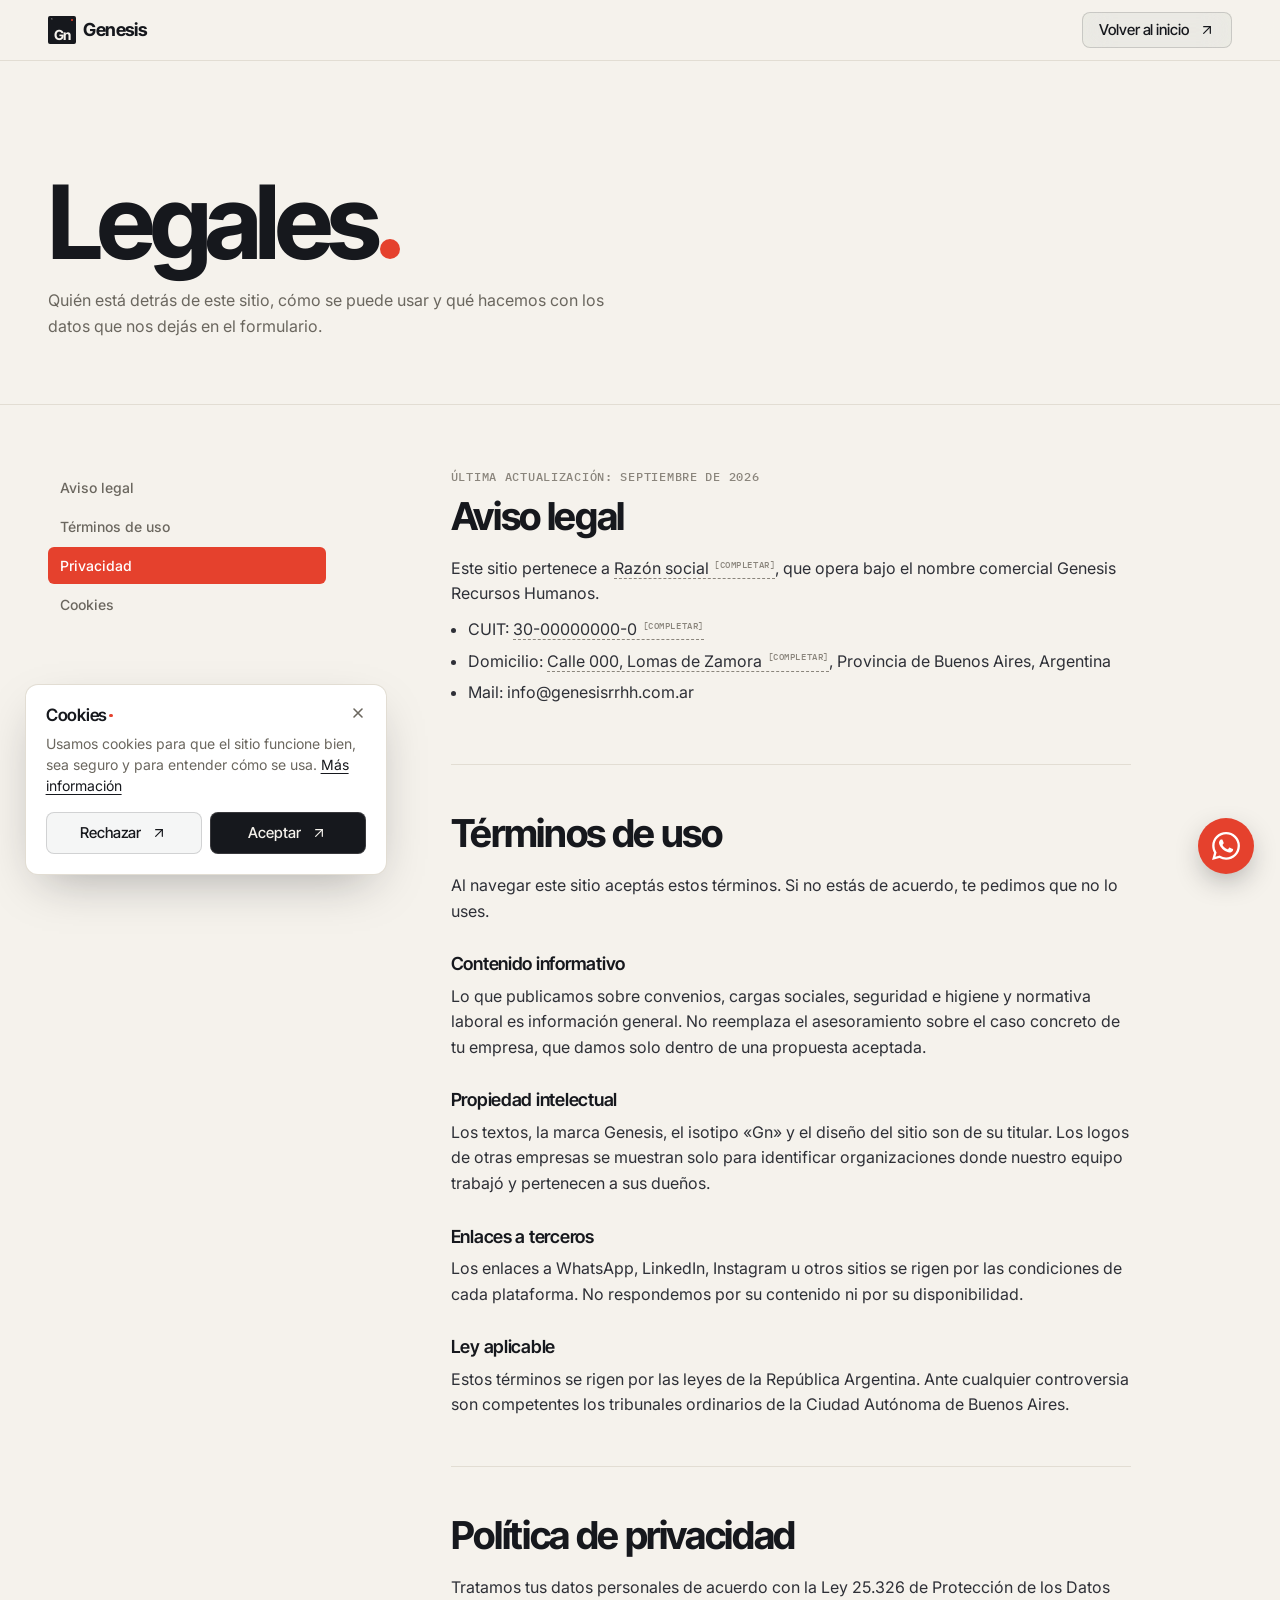
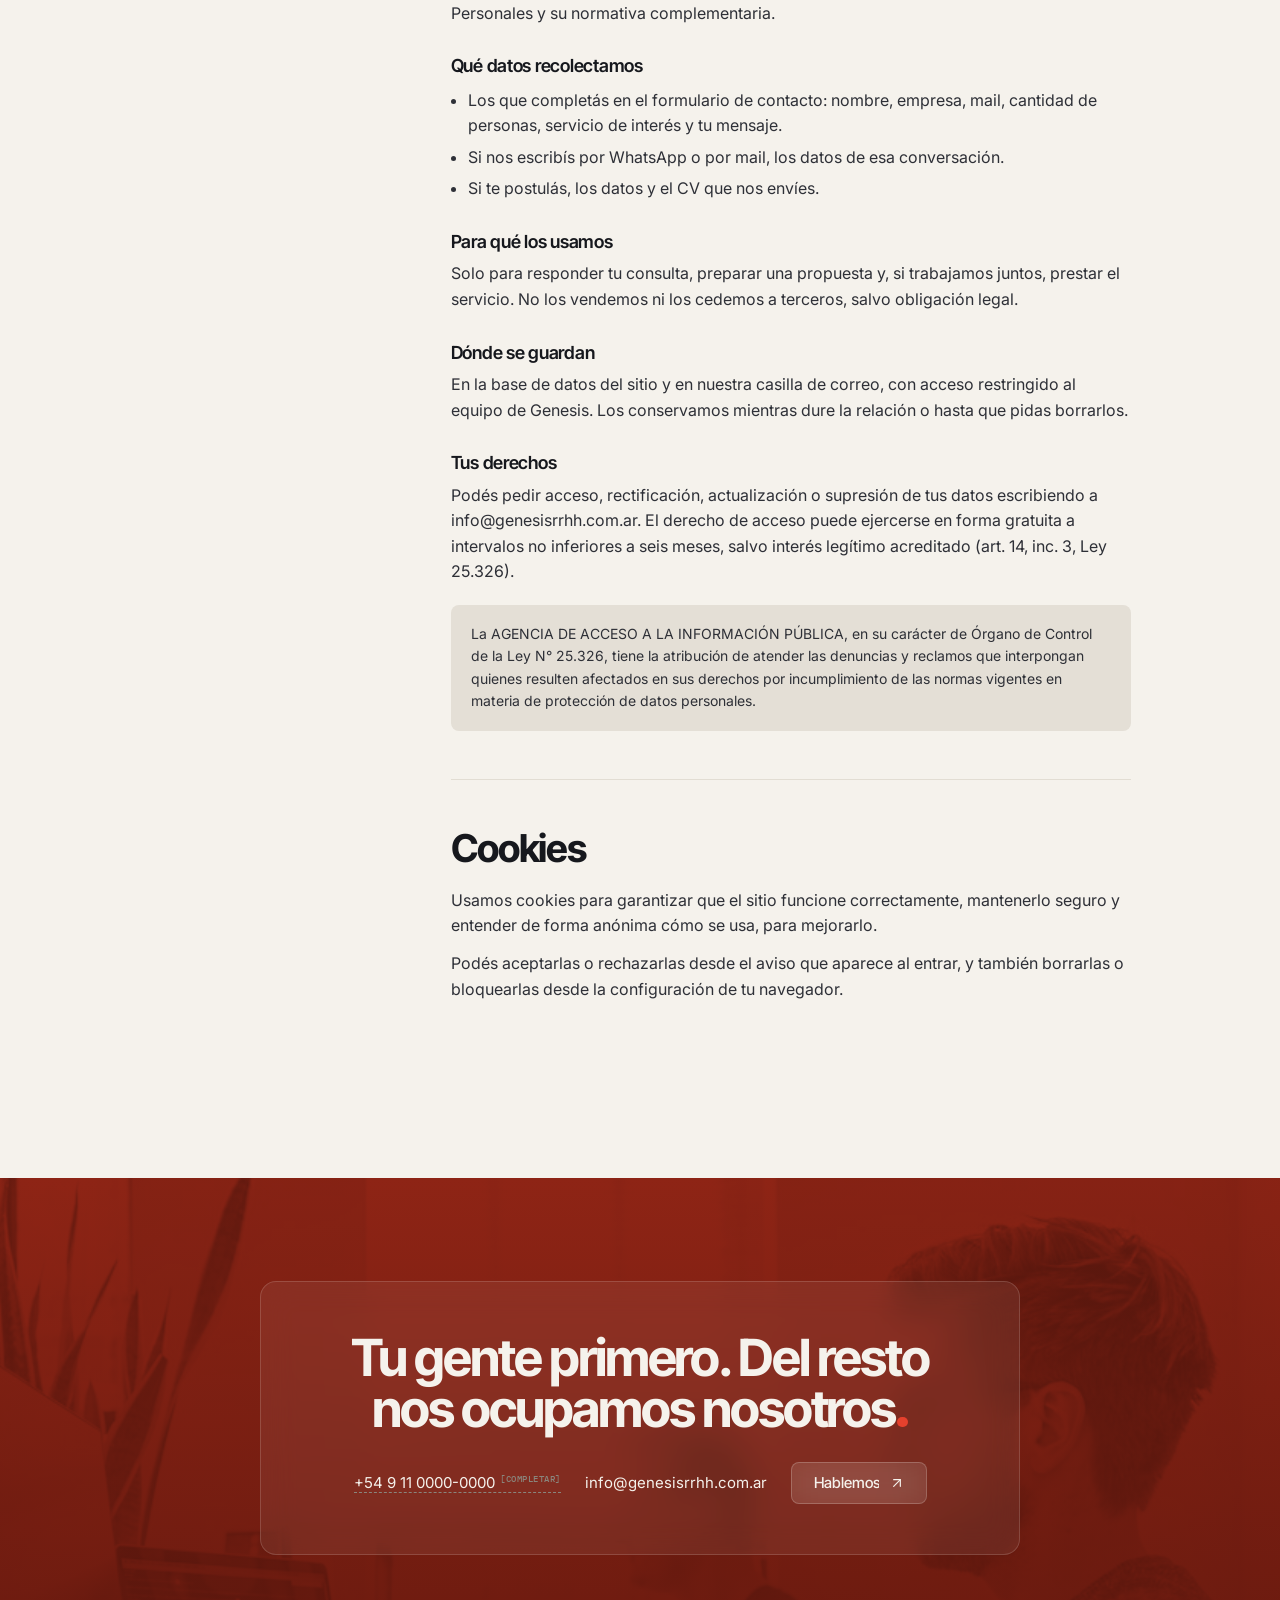
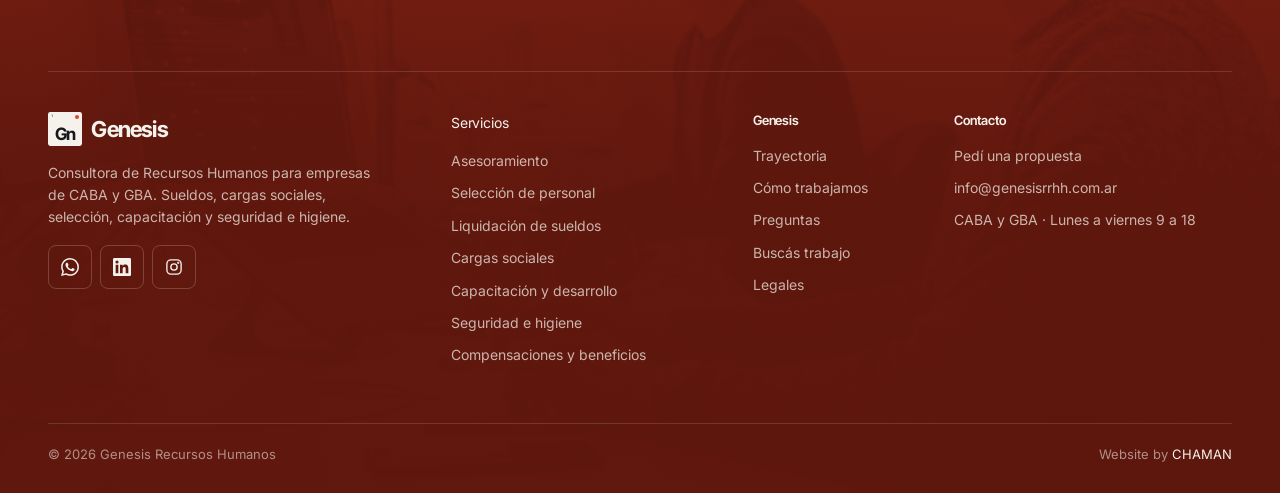
<file: legales.html>
<!doctype html>
<html lang="es-AR">
<head>
<meta charset="utf-8">
<meta name="viewport" content="width=device-width,initial-scale=1">
<title>Legales · Genesis RRHH</title>
<meta name="robots" content="noindex">
<link rel="preconnect" href="https://fonts.googleapis.com"><link rel="preconnect" href="https://fonts.gstatic.com" crossorigin>
<link href="https://fonts.googleapis.com/css2?family=IBM+Plex+Mono:wght@500&family=Inter+Tight:wght@500;600;700&family=Inter:wght@400;500&display=swap" rel="stylesheet">
<link rel="stylesheet" href="_assets/base.css">
<style>
/* Legales: misma piel que la home (papel, tinta, punto rojo), header y pie simplificados */
:root{--eo:cubic-bezier(.23,1,.32,1)}
.wrap{max-width:none}
.hd{position:sticky;top:0;z-index:50;background:rgba(245,242,236,.92);-webkit-backdrop-filter:blur(14px);backdrop-filter:blur(14px);border-bottom:1px solid var(--line)}
.hd .wrap{display:flex;align-items:center;justify-content:space-between;height:60px}
.hd .lk{font-size:18px}
.hd .btn{height:36px;padding:0 16px;background:rgba(22,24,29,.04);color:var(--ink);border-color:rgba(22,24,29,.16)}

.top{padding-top:clamp(64px,9vw,128px);padding-bottom:clamp(40px,5vw,64px);border-bottom:1px solid var(--line)}
.top h1{font:700 clamp(56px,8vw,128px)/.9 var(--f-d);letter-spacing:-.055em}
.top p{color:var(--graphite);margin-top:20px;max-width:56ch}

.doc{display:grid;grid-template-columns:repeat(12,1fr);gap:24px;padding-top:clamp(40px,5vw,72px);padding-bottom:clamp(80px,10vw,144px)}
.doc aside{grid-column:1/4;position:sticky;top:96px;align-self:start;display:grid;gap:2px}
.doc aside a{padding:10px 12px;border-radius:6px;font:500 14px var(--f-b);color:var(--graphite);transition:background-color .2s,color .2s}
@media (hover:hover){.doc aside a:hover{background:var(--fog);color:var(--ink)}}
.doc aside a.on{background:var(--red);color:var(--white)}
.doc article{grid-column:5/12;max-width:68ch}
.doc section{padding-bottom:48px;margin-bottom:48px;border-bottom:1px solid var(--line);scroll-margin-top:88px}
.doc section:last-child{border:0;margin:0}
.doc h2{font:700 clamp(28px,3vw,40px)/1.05 var(--f-d);letter-spacing:-.035em;margin-bottom:20px}
.doc h3{font:600 18px/1.3 var(--f-d);letter-spacing:-.015em;margin:28px 0 8px}
.doc p,.doc li{color:var(--ink2)}
.doc p+p{margin-top:12px}
.doc ul{list-style:disc;padding-left:1.1em;display:grid;gap:6px;margin:10px 0}
.doc .box{margin-top:20px;padding:18px 20px;border-radius:8px;background:var(--fog);font-size:14px}
.doc .upd{font:500 12px var(--f-m);letter-spacing:.06em;text-transform:uppercase;color:var(--mute);margin-bottom:12px}
@media (max-width:900px){.doc aside{grid-column:1/-1;position:static;display:flex;flex-wrap:wrap;gap:6px}.doc aside a{background:var(--fog)}.doc article{grid-column:1/-1}}

/* ===== FOOTER: el mismo de la home (foto oscura, cierre en vidrio, columnas) ===== */
.soc{display:flex;gap:8px}
.soc a{width:44px;height:44px;border-radius:8px;display:grid;place-items:center;border:1px solid var(--line);color:var(--ink);transition:background-color .2s,color .2s,border-color .2s}
.soc svg{width:18px;height:18px}
.ft .soc a{border-color:rgba(245,242,236,.2);color:var(--paper)}
@media (hover:hover){.soc a:hover,.ft .cols .soc a:hover{background:var(--red);border-color:var(--red);color:var(--white);text-decoration:none}}
.ft{position:relative;color:var(--paper);background:#5E170D;overflow:hidden;isolation:isolate}
.ft .fbg{position:absolute;inset:0;z-index:-1;background:#8E2415}
.ft .fbg img{width:100%;height:100%;object-fit:cover;filter:grayscale(1) contrast(1.05);mix-blend-mode:multiply;opacity:.55}
.ft .fbg::after{content:"";position:absolute;inset:0;background:linear-gradient(180deg,rgba(142,36,21,.35),rgba(94,23,13,.94) 70%)}
.ft .wrap{padding-top:clamp(64px,8vw,112px);padding-bottom:28px}
.ft .cta{max-width:760px;margin:0 auto clamp(72px,9vw,128px);text-align:center;padding:clamp(32px,4vw,56px);border-radius:16px;background:rgba(245,242,236,.07);-webkit-backdrop-filter:blur(16px);backdrop-filter:blur(16px);box-shadow:inset 0 0 0 1px rgba(245,242,236,.16)}
.ft .cta h2{font:700 clamp(34px,4vw,56px)/1 var(--f-d);letter-spacing:-.04em;text-wrap:balance}
.ft .cta .row{display:flex;justify-content:center;align-items:center;flex-wrap:wrap;gap:12px 24px;margin-top:28px;font-size:15px}
.ft .cta .row a:not(.btn){transition:color .2s ease}
@media (hover:hover){.ft .cta .row a:not(.btn):hover,.ft .cols a:hover{color:var(--paper);text-decoration:underline;text-underline-offset:3px}}
.ft .cols{display:grid;grid-template-columns:repeat(12,1fr);gap:24px;padding-top:40px;border-top:1px solid rgba(245,242,236,.14)}
.ft .b{grid-column:1/5;display:grid;gap:16px;align-content:start}
.ft .b p{color:rgba(245,242,236,.72);max-width:36ch;font-size:14px}
.ft .c{grid-column:span 2;display:grid;gap:10px;align-content:start;font-size:14px;color:rgba(245,242,236,.72)}
.ft .c a{transition:color .2s ease}
.ft .c a[aria-current]{color:var(--paper)}
.ft .c .lbl{color:var(--paper);margin-bottom:6px}
.ft .c.w{grid-column:span 3}
.ft .bot{display:grid;grid-template-columns:1fr auto;gap:12px;margin-top:56px;padding-top:20px;border-top:1px solid rgba(245,242,236,.14);color:rgba(245,242,236,.55);font-size:13px}
.ft .bot .by a{color:var(--paper);transition:color .2s}
@media (hover:hover){.ft .bot .by a:hover{text-decoration:underline;text-underline-offset:3px}}
@media (max-width:640px){.ft .bot{grid-template-columns:1fr;justify-items:center;text-align:center}}
.ft .lk .gn{background:var(--paper);color:var(--ink)}
.ft .lk .gn .d{width:13%;height:13%;right:9%;top:9%}
.hd .lk .gn .d,.ft .lk .gn .d{animation:breathe 6s cubic-bezier(.37,0,.63,1) 2.4s infinite}
@keyframes breathe{0%,78%,100%{transform:scale(1)}86%{transform:scale(1.32)}}
@media (prefers-reduced-motion:reduce){.hd .lk .gn .d,.ft .lk .gn .d{animation:none}}
.fsv>button{display:flex;align-items:center;gap:8px;padding:0;border:0;background:none;font:inherit;color:var(--paper);text-align:left;cursor:default;margin-bottom:6px}
.fsv>button svg{display:none;width:14px;height:14px;transition:transform .3s var(--eo)}
.fsv .fl>div{display:grid;gap:10px}
@media (max-width:900px){
  .ft .cols{grid-template-columns:1fr;gap:32px;text-align:center}
  .ft .b,.ft .c,.ft .c.w{grid-column:auto;justify-items:center}
  .ft .b p{margin:0 auto}.ft .b .soc{justify-content:center}
  .fsv{width:100%;border-top:1px solid rgba(245,242,236,.14);border-bottom:1px solid rgba(245,242,236,.14)}
  .fsv>button{width:100%;justify-content:center;padding:16px 0;margin:0;cursor:pointer}
  .fsv>button svg{display:block}.fsv.open>button svg{transform:rotate(180deg)}
  .fsv .fl{display:grid;grid-template-rows:0fr;transition:grid-template-rows .4s var(--eo)}
  .fsv.open .fl{grid-template-rows:1fr}
  .fsv .fl>div{overflow:hidden;justify-items:center;padding:0}
  .fsv.open .fl>div{padding-bottom:18px}
}

.wab{position:fixed;right:clamp(16px,2vw,28px);bottom:clamp(16px,2vw,28px);z-index:45;width:56px;height:56px;border-radius:50%;background:var(--red);color:#fff;display:grid;place-items:center;box-shadow:0 10px 30px -8px rgba(22,24,29,.45);transition:transform .3s var(--eo)}
.wab svg{width:28px;height:28px}
@media (hover:hover){.wab:hover{transform:scale(1.06)}}
</style>
</head>
<body>

<header class="hd"><div class="wrap">
  <a href="index.html" class="lk" aria-label="Genesis, inicio"><span id="lkGn"></span>Genesis</a>
  <a class="btn" href="index.html">Volver al inicio</a>
</div></header>

<main>
  <div class="wrap top">
    <h1>Legales<span class="dot"></span></h1>
    <p>Quién está detrás de este sitio, cómo se puede usar y qué hacemos con los datos que nos dejás en el formulario.</p>
  </div>

  <div class="wrap doc">
    <aside aria-label="Secciones"><a href="#aviso">Aviso legal</a><a href="#terminos">Términos de uso</a><a href="#privacidad">Privacidad</a><a href="#cookies">Cookies</a></aside>
    <article>
      <p class="upd">Última actualización: septiembre de 2026</p>

      <section id="aviso">
        <h2>Aviso legal</h2>
        <p>Este sitio pertenece a <span class="tbd">Razón social</span>, que opera bajo el nombre comercial Genesis Recursos Humanos.</p>
        <ul>
          <li>CUIT: <span class="tbd">30-00000000-0</span></li>
          <li>Domicilio: <span class="tbd">Calle 000, Lomas de Zamora</span>, Provincia de Buenos Aires, Argentina</li>
          <li>Mail: <a id="ml" href="#"></a></li>
        </ul>
      </section>

      <section id="terminos">
        <h2>Términos de uso</h2>
        <p>Al navegar este sitio aceptás estos términos. Si no estás de acuerdo, te pedimos que no lo uses.</p>
        <h3>Contenido informativo</h3>
        <p>Lo que publicamos sobre convenios, cargas sociales, seguridad e higiene y normativa laboral es información general. No reemplaza el asesoramiento sobre el caso concreto de tu empresa, que damos solo dentro de una propuesta aceptada.</p>
        <h3>Propiedad intelectual</h3>
        <p>Los textos, la marca Genesis, el isotipo «Gn» y el diseño del sitio son de su titular. Los logos de otras empresas se muestran solo para identificar organizaciones donde nuestro equipo trabajó y pertenecen a sus dueños.</p>
        <h3>Enlaces a terceros</h3>
        <p>Los enlaces a WhatsApp, LinkedIn, Instagram u otros sitios se rigen por las condiciones de cada plataforma. No respondemos por su contenido ni por su disponibilidad.</p>
        <h3>Ley aplicable</h3>
        <p>Estos términos se rigen por las leyes de la República Argentina. Ante cualquier controversia son competentes los tribunales ordinarios de la Ciudad Autónoma de Buenos Aires.</p>
      </section>

      <section id="privacidad">
        <h2>Política de privacidad</h2>
        <p>Tratamos tus datos personales de acuerdo con la Ley 25.326 de Protección de los Datos Personales y su normativa complementaria.</p>
        <h3>Qué datos recolectamos</h3>
        <ul>
          <li>Los que completás en el formulario de contacto: nombre, empresa, mail, cantidad de personas, servicio de interés y tu mensaje.</li>
          <li>Si nos escribís por WhatsApp o por mail, los datos de esa conversación.</li>
          <li>Si te postulás, los datos y el CV que nos envíes.</li>
        </ul>
        <h3>Para qué los usamos</h3>
        <p>Solo para responder tu consulta, preparar una propuesta y, si trabajamos juntos, prestar el servicio. No los vendemos ni los cedemos a terceros, salvo obligación legal.</p>
        <h3>Dónde se guardan</h3>
        <p>En la base de datos del sitio y en nuestra casilla de correo, con acceso restringido al equipo de Genesis. Los conservamos mientras dure la relación o hasta que pidas borrarlos.</p>
        <h3>Tus derechos</h3>
        <p>Podés pedir acceso, rectificación, actualización o supresión de tus datos escribiendo a <a id="ml2" href="#"></a>. El derecho de acceso puede ejercerse en forma gratuita a intervalos no inferiores a seis meses, salvo interés legítimo acreditado (art. 14, inc. 3, Ley 25.326).</p>
        <p class="box">La AGENCIA DE ACCESO A LA INFORMACIÓN PÚBLICA, en su carácter de Órgano de Control de la Ley N° 25.326, tiene la atribución de atender las denuncias y reclamos que interpongan quienes resulten afectados en sus derechos por incumplimiento de las normas vigentes en materia de protección de datos personales.</p>
      </section>

      <section id="cookies">
        <h2>Cookies</h2>
        <p>Usamos cookies para garantizar que el sitio funcione correctamente, mantenerlo seguro y entender de forma anónima cómo se usa, para mejorarlo.</p>
        <p>Podés aceptarlas o rechazarlas desde el aviso que aparece al entrar, y también borrarlas o bloquearlas desde la configuración de tu navegador.</p>
      </section>
    </article>
  </div>
</main>

<footer class="ft">
  <div class="fbg" aria-hidden="true"><img src="_assets/img/w-liquidacion.jpg" alt="" loading="lazy"></div>
  <div class="wrap">
    <div class="cta"><h2>Tu gente primero. Del resto nos ocupamos nosotros<span class="dot"></span></h2>
      <div class="row"><a id="wa4" href="#"><span class="tbd">+54 9 11 0000-0000</span></a><a id="fml3" href="#"></a><a class="btn glass" href="index.html#contacto">Hablemos</a></div></div>
    <div class="cols">
      <div class="b"><span class="lk" id="lkGn2"></span><p>Consultora de Recursos Humanos para empresas de CABA y GBA. Sueldos, cargas sociales, selección, capacitación y seguridad e higiene.</p><div class="soc" data-soc></div></div>
      <div class="c w fsv" id="ftS"><button class="lbl" type="button" aria-expanded="false" aria-controls="ftSl">Servicios<svg viewBox="0 0 16 16" fill="none" stroke="currentColor" stroke-width="1.6" aria-hidden="true"><path d="M3.5 6l4.5 4.5L12.5 6"/></svg></button><div class="fl" id="ftSl"><div></div></div></div>
      <div class="c"><span class="lbl">Genesis</span><a href="index.html#trayectoria">Trayectoria</a><a href="index.html#como">Cómo trabajamos</a><a href="index.html#faq">Preguntas</a><a href="trabaja.html">Buscás trabajo</a><a href="legales.html">Legales</a></div>
      <div class="c w"><span class="lbl">Contacto</span><a href="index.html#contacto">Pedí una propuesta</a><a id="fml2" href="#"></a><span>CABA y GBA · Lunes a viernes 9 a 18</span></div>
    </div>
    <div class="bot"><span>© 2026 Genesis Recursos Humanos</span><span class="by">Website by <a href="https://somoschaman.com.ar" target="_blank" rel="noopener">CHAMAN</a></span></div>
  </div>
</footer>
<a class="wab" id="wab" href="#" target="_blank" rel="noopener" aria-label="Escribinos por WhatsApp"><svg viewBox="0 0 24 24" fill="currentColor" aria-hidden="true"><path d="M17.47 14.38c-.3-.15-1.76-.87-2.03-.97-.27-.1-.47-.15-.67.15-.2.3-.77.97-.94 1.16-.17.2-.35.22-.64.07-.3-.15-1.26-.46-2.39-1.47-.88-.79-1.48-1.76-1.65-2.06-.17-.3-.02-.46.13-.6.13-.14.3-.35.45-.52.15-.18.2-.3.3-.5.1-.2.05-.37-.03-.52-.07-.15-.67-1.61-.91-2.2-.24-.58-.49-.5-.67-.51h-.57c-.2 0-.52.07-.8.37-.27.3-1.04 1.02-1.04 2.48 0 1.46 1.07 2.88 1.21 3.07.15.2 2.1 3.2 5.08 4.49.71.31 1.26.49 1.7.63.71.22 1.36.19 1.87.12.57-.09 1.76-.72 2-1.42.25-.69.25-1.29.18-1.41-.08-.13-.27-.2-.57-.35m-5.42 7.4h-.01a9.87 9.87 0 0 1-5.03-1.38l-.36-.21-3.74.98 1-3.65-.24-.37a9.86 9.86 0 0 1-1.51-5.26c0-5.45 4.44-9.88 9.89-9.88 2.64 0 5.12 1.03 6.99 2.9a9.82 9.82 0 0 1 2.89 6.99c0 5.45-4.44 9.88-9.88 9.88m8.41-18.3A11.82 11.82 0 0 0 12.05 0C5.5 0 .16 5.34.16 11.89c0 2.1.55 4.14 1.59 5.95L.06 24l6.3-1.65a11.88 11.88 0 0 0 5.68 1.45h.01c6.55 0 11.89-5.34 11.89-11.9a11.82 11.82 0 0 0-3.48-8.4z"/></svg></a>

<script src="_assets/data.js"></script>
<script src="_assets/cookies.js" defer></script>
<script>
// Solo lo necesario: ficha Gn, mails, WhatsApp e índice que marca la sección visible
const D=DATA,$=s=>document.querySelector(s);
document.querySelectorAll('.hd .btn,.ft .btn').forEach(b=>{const t=b.textContent.trim(),i='<svg viewBox="0 0 24 24" fill="none" stroke="currentColor" stroke-width="1.8" stroke-linecap="round" stroke-linejoin="round" aria-hidden="true"><path d="M7 7h10v10"/><path d="M7 17 17 7"/></svg>';b.innerHTML=`<span class="tb"><span>${t}</span><span aria-hidden="true">${t}</span></span><span class="ab" aria-hidden="true">${i}${i}</span>`});
$('#lkGn').outerHTML=`<div class="gn" style="--t:1.55em" aria-hidden="true"><span class="n1">1</span><span class="d"></span><div class="g"><span>G</span><span>n</span></div></div>`;
// Redes (WhatsApp, LinkedIn, Instagram), igual que la home
const SOC={
  wa:['WhatsApp','<svg viewBox="0 0 24 24" fill="currentColor" aria-hidden="true"><path d="M17.47 14.38c-.3-.15-1.76-.87-2.03-.97-.27-.1-.47-.15-.67.15-.2.3-.77.97-.94 1.16-.17.2-.35.22-.64.07-.3-.15-1.26-.46-2.39-1.47-.88-.79-1.48-1.76-1.65-2.06-.17-.3-.02-.46.13-.6.13-.14.3-.35.45-.52.15-.18.2-.3.3-.5.1-.2.05-.37-.03-.52-.07-.15-.67-1.61-.91-2.2-.24-.58-.49-.5-.67-.51h-.57c-.2 0-.52.07-.8.37-.27.3-1.04 1.02-1.04 2.48 0 1.46 1.07 2.88 1.21 3.07.15.2 2.1 3.2 5.08 4.49.71.31 1.26.49 1.7.63.71.22 1.36.19 1.87.12.57-.09 1.76-.72 2-1.42.25-.69.25-1.29.18-1.41-.08-.13-.27-.2-.57-.35m-5.42 7.4h-.01a9.87 9.87 0 0 1-5.03-1.38l-.36-.21-3.74.98 1-3.65-.24-.37a9.86 9.86 0 0 1-1.51-5.26c0-5.45 4.44-9.88 9.89-9.88 2.64 0 5.12 1.03 6.99 2.9a9.82 9.82 0 0 1 2.89 6.99c0 5.45-4.44 9.88-9.88 9.88m8.41-18.3A11.82 11.82 0 0 0 12.05 0C5.5 0 .16 5.34.16 11.89c0 2.1.55 4.14 1.59 5.95L.06 24l6.3-1.65a11.88 11.88 0 0 0 5.68 1.45h.01c6.55 0 11.89-5.34 11.89-11.9a11.82 11.82 0 0 0-3.48-8.4z"/></svg>'],
  li:['LinkedIn','<svg viewBox="0 0 24 24" fill="currentColor" aria-hidden="true"><path d="M20.45 20.45h-3.56v-5.57c0-1.33-.02-3.04-1.85-3.04-1.85 0-2.14 1.45-2.14 2.94v5.67H9.35V9h3.41v1.56h.05c.48-.9 1.64-1.85 3.37-1.85 3.6 0 4.27 2.37 4.27 5.46v6.28zM5.34 7.43a2.06 2.06 0 1 1 0-4.13 2.06 2.06 0 0 1 0 4.13zm1.78 13.02H3.56V9h3.56v11.45zM22.23 0H1.77C.79 0 0 .77 0 1.73v20.54C0 23.23.79 24 1.77 24h20.45c.98 0 1.78-.77 1.78-1.73V1.73C24 .77 23.2 0 22.22 0z"/></svg>'],
  ig:['Instagram','<svg viewBox="0 0 24 24" fill="none" stroke="currentColor" stroke-width="1.8" stroke-linecap="round" aria-hidden="true"><rect x="2.5" y="2.5" width="19" height="19" rx="5.5"/><circle cx="12" cy="12" r="4.2"/><circle cx="17.6" cy="6.4" r=".6" fill="currentColor"/></svg>']
};
document.querySelectorAll('[data-soc]').forEach(el=>el.innerHTML=Object.entries(SOC).map(([k,[n,svg]])=>`<a href="${D[k]}" target="_blank" rel="noopener" aria-label="${n}">${svg}</a>`).join(''));
document.querySelectorAll('[data-soc]').forEach(el=>el.innerHTML=Object.entries(SOC).map(([k,[n,svg]])=>`<a href="${D[k]}" target="_blank" rel="noopener" aria-label="${n}">${svg}</a>`).join(''));
$('#lkGn2').innerHTML=document.querySelector('.hd .gn').outerHTML+'Genesis';
$('#wa4').href=D.wa;
['#fml2','#fml3'].forEach(s=>{$(s).href='mailto:'+D.mail;$(s).textContent=D.mail});
$('#ftSl>div').innerHTML=DATA.servicios.map(x=>`<a href="index.html#servicios">${x.nm}</a>`).join('');
$('#ftS>button').addEventListener('click',e=>{if(!matchMedia('(max-width:900px)').matches)return;const o=$('#ftS').classList.toggle('open');e.currentTarget.setAttribute('aria-expanded',o)});
['#ml','#ml2'].forEach(s=>{$(s).href='mailto:'+D.mail;$(s).textContent=D.mail});
$('#wab').href=D.wa;
const links=[...document.querySelectorAll('.doc aside a')];
const io=new IntersectionObserver(es=>es.forEach(e=>{if(e.isIntersecting)links.forEach(a=>a.classList.toggle('on',a.hash==='#'+e.target.id))}),{rootMargin:'-30% 0px -60% 0px'});
document.querySelectorAll('.doc section').forEach(s=>io.observe(s));
</script>
</body>
</html>
</file>
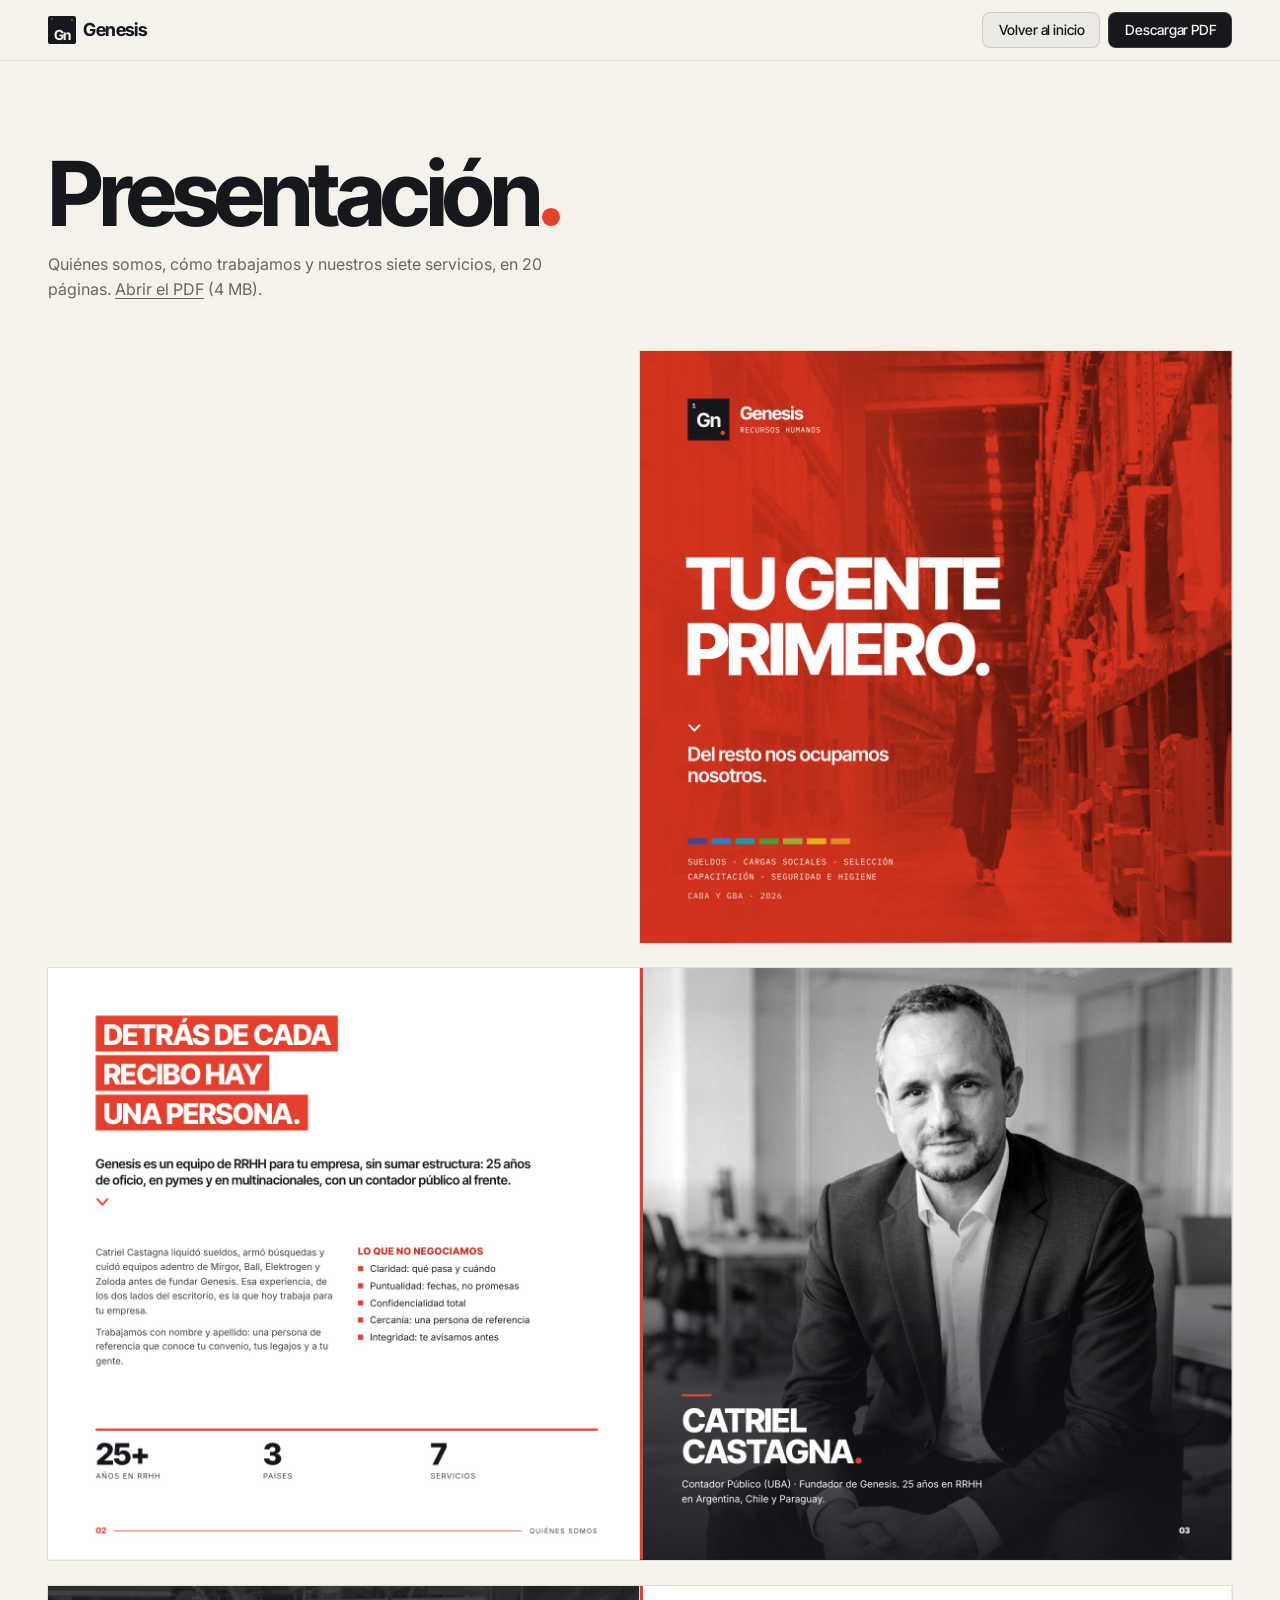
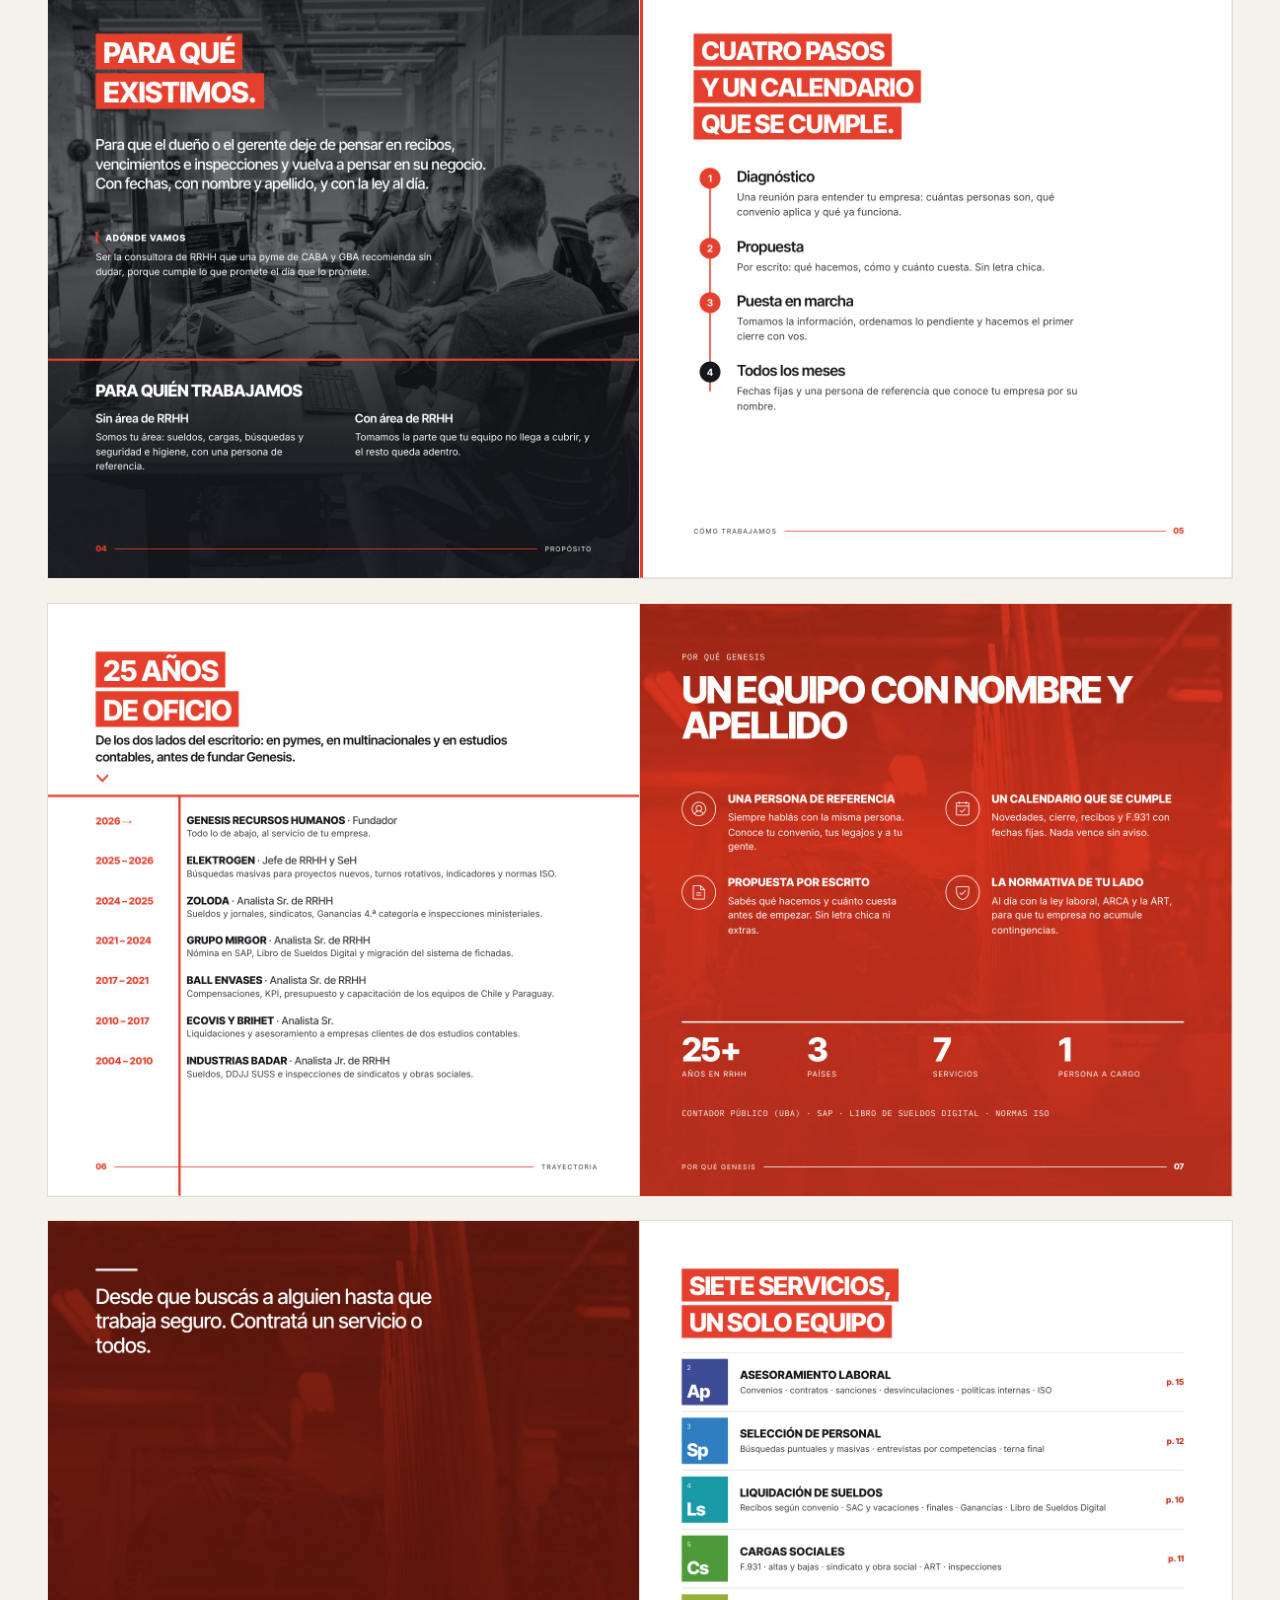
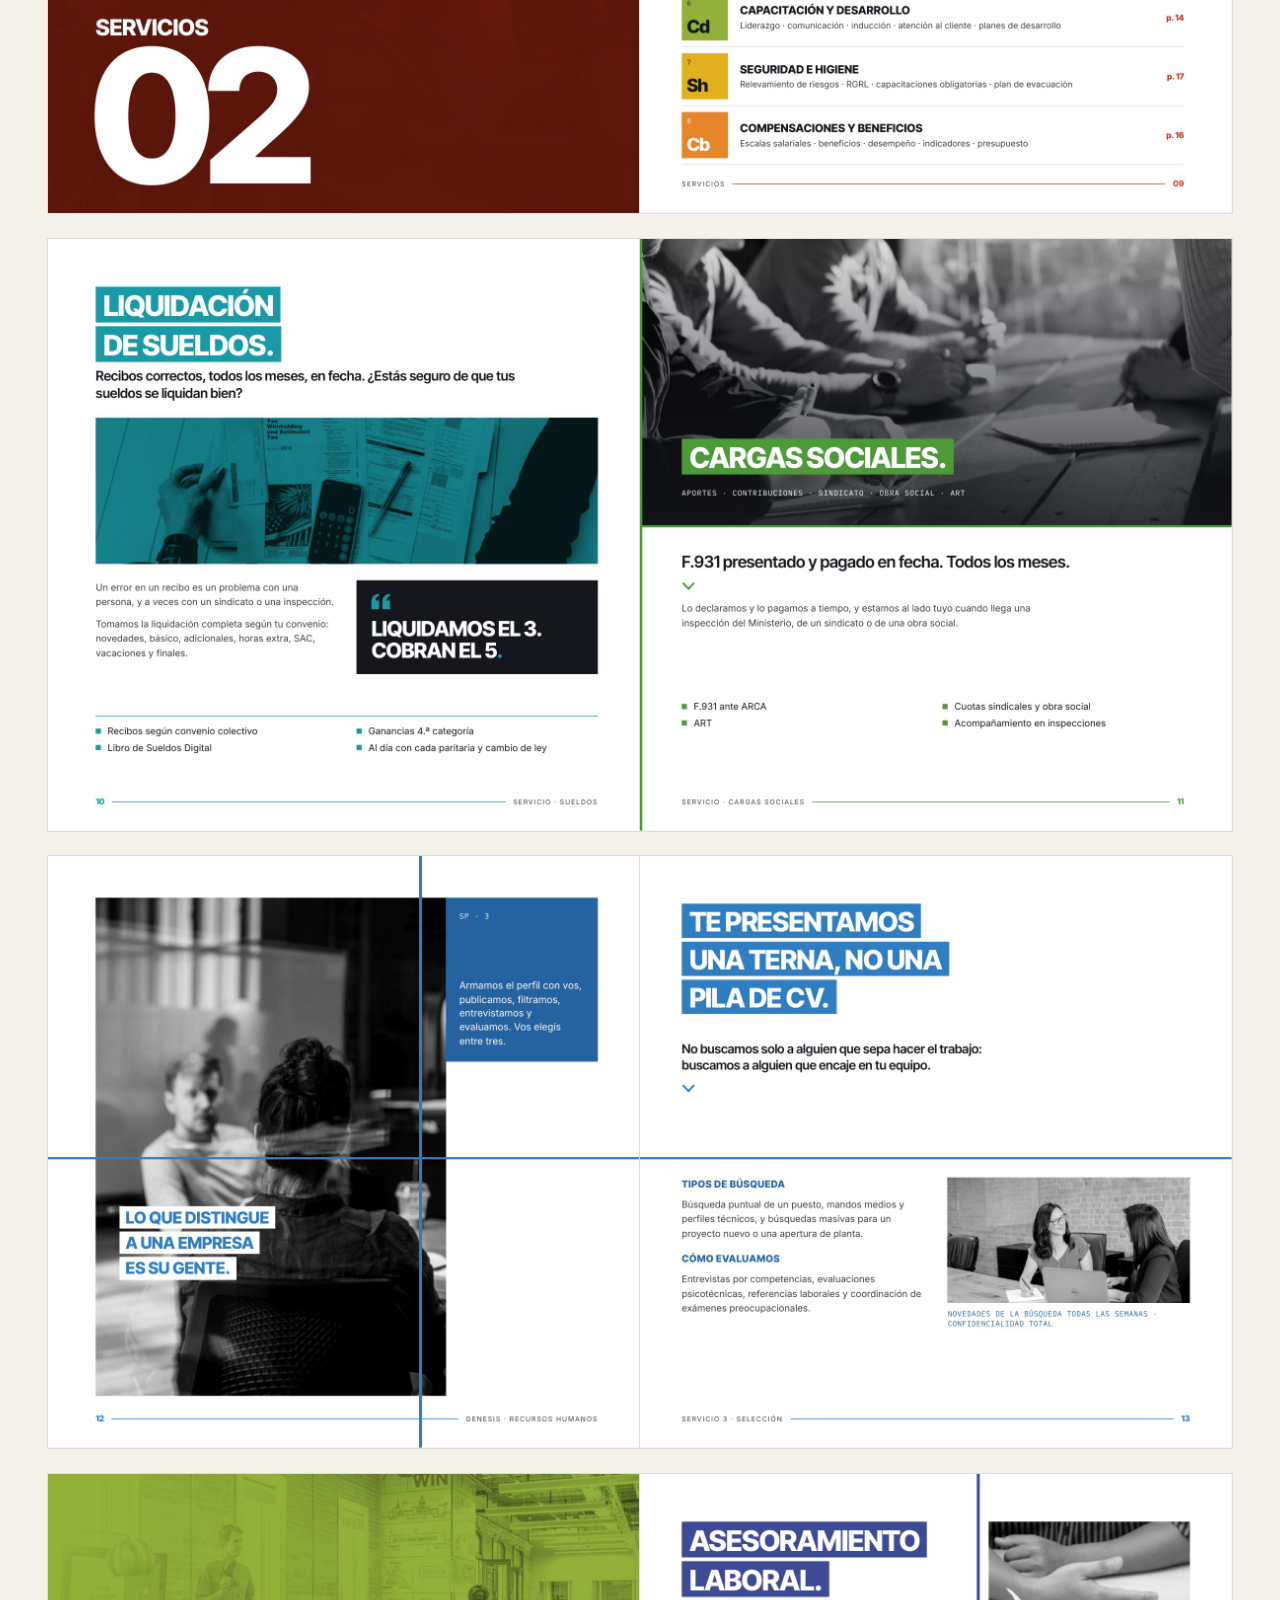
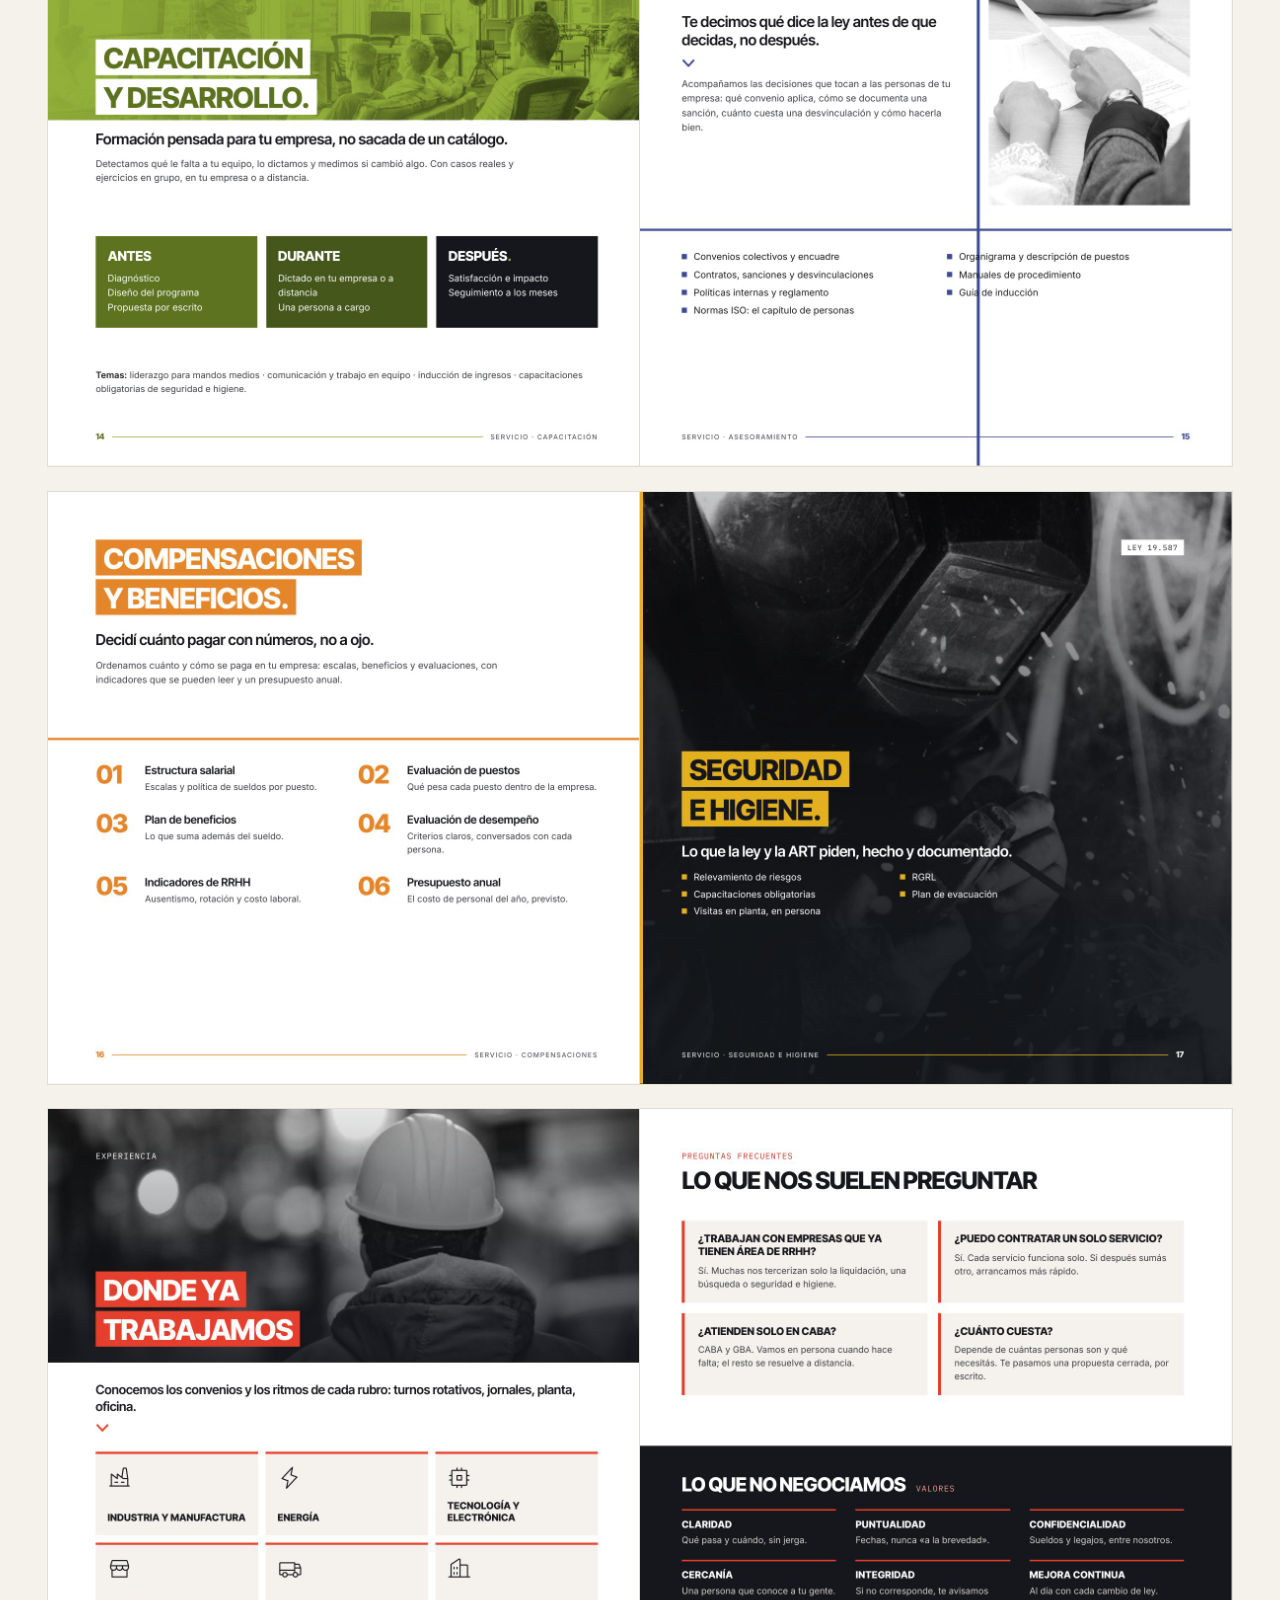
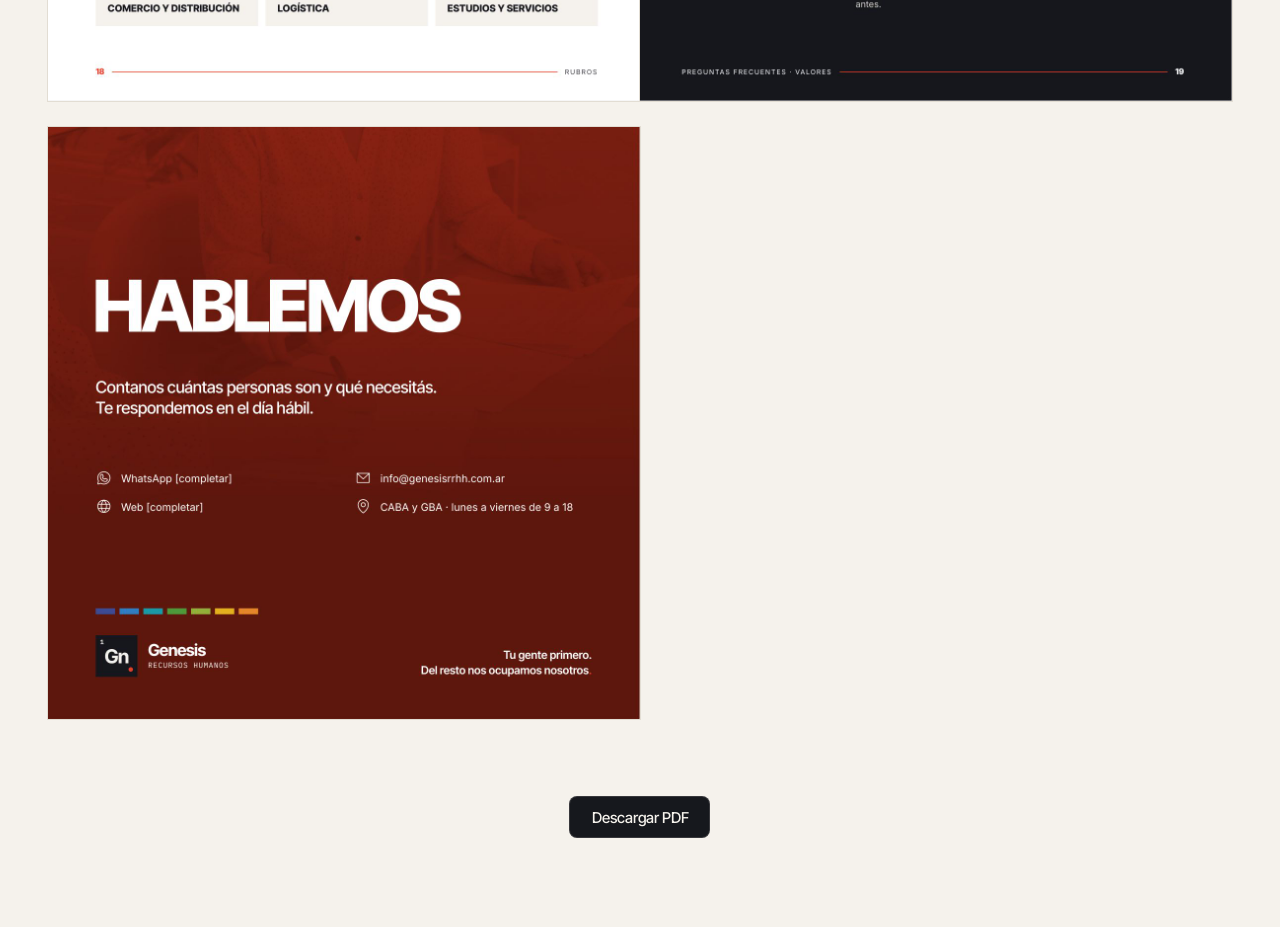
<file: presentacion.html>
<!doctype html>
<html lang="es-AR">
<head>
<meta charset="utf-8">
<meta name="viewport" content="width=device-width,initial-scale=1">
<title>Presentación · Genesis RRHH</title>
<meta name="robots" content="noindex">
<link rel="preconnect" href="https://fonts.googleapis.com"><link rel="preconnect" href="https://fonts.gstatic.com" crossorigin>
<link href="https://fonts.googleapis.com/css2?family=IBM+Plex+Mono:wght@500&family=Inter+Tight:wght@500;600;700&family=Inter:wght@400;500&display=swap" rel="stylesheet">
<link rel="stylesheet" href="_assets/base.css">
<style>
.hd{position:sticky;top:0;z-index:50;background:rgba(245,242,236,.92);-webkit-backdrop-filter:blur(14px);backdrop-filter:blur(14px);border-bottom:1px solid var(--line)}
.hd .wrap{display:flex;align-items:center;justify-content:space-between;gap:12px;height:60px}
.hd .lk{font-size:18px}
.acts{display:flex;gap:8px}
.top{padding-top:clamp(48px,7vw,96px);padding-bottom:clamp(32px,4vw,48px)}
.top h1{font:700 clamp(44px,7vw,104px)/.95 var(--f-d);letter-spacing:-.05em}
.top p{color:var(--graphite);margin-top:16px;max-width:56ch}
.pags{display:grid;grid-template-columns:repeat(2,minmax(0,1fr));gap:0;padding-bottom:clamp(48px,6vw,96px);row-gap:clamp(16px,2vw,28px);max-width:1280px}
.pags figure{margin:0;background:#fff;box-shadow:0 0 0 1px var(--line)}
.pags img{display:block;width:100%;height:auto}
.pags .sola{grid-column:2}
.fin{display:flex;justify-content:center;padding-bottom:clamp(56px,7vw,112px)}
@media (max-width:700px){.pags{grid-template-columns:minmax(0,1fr);row-gap:12px}.pags .sola{grid-column:1}.volver{display:none}}
</style>
</head>
<body>
<header class="hd"><div class="wrap">
  <a href="index.html" class="lk" aria-label="Genesis, inicio"><div class="gn" style="--t:1.55em" aria-hidden="true"><span class="n1">1</span><span class="d"></span><div class="g"><span>G</span><span>n</span></div></div>Genesis</a>
  <div class="acts">
    <a class="btn sm ghost volver" href="index.html">Volver al inicio</a>
    <a class="btn sm" href="genesis-presentacion.pdf" download="Genesis-RRHH-Presentacion.pdf">Descargar PDF</a>
  </div>
</div></header>
<main>
  <div class="wrap top">
    <h1>Presentación<span class="dot"></span></h1>
    <p>Quiénes somos, cómo trabajamos y nuestros siete servicios, en 20 páginas. <a href="genesis-presentacion.pdf" target="_blank" rel="noopener" style="text-decoration:underline;text-underline-offset:3px">Abrir el PDF</a> (4 MB).</p>
  </div>
  <div class="wrap pags">
    <figure class="sola"><img src="_assets/presentacion/p01.jpg" width="1200" height="1200" alt="Página 1 de 20. Tapa: Tu gente primero" decoding="async"></figure>
    <figure><img src="_assets/presentacion/p02.jpg" width="1200" height="1200" alt="Página 2 de 20. Quiénes somos" decoding="async"></figure>
    <figure><img src="_assets/presentacion/p03.jpg" width="1200" height="1200" alt="Página 3 de 20. Catriel Castagna, fundador" decoding="async"></figure>
    <figure><img src="_assets/presentacion/p04.jpg" width="1200" height="1200" alt="Página 4 de 20. Para qué existimos" loading="lazy" decoding="async"></figure>
    <figure><img src="_assets/presentacion/p05.jpg" width="1200" height="1200" alt="Página 5 de 20. Cómo trabajamos: cuatro pasos" loading="lazy" decoding="async"></figure>
    <figure><img src="_assets/presentacion/p06.jpg" width="1200" height="1200" alt="Página 6 de 20. Trayectoria: 25 años de oficio" loading="lazy" decoding="async"></figure>
    <figure><img src="_assets/presentacion/p07.jpg" width="1200" height="1200" alt="Página 7 de 20. Por qué Genesis: un equipo con nombre y apellido" loading="lazy" decoding="async"></figure>
    <figure><img src="_assets/presentacion/p08.jpg" width="1200" height="1200" alt="Página 8 de 20. Apertura del capítulo Servicios" loading="lazy" decoding="async"></figure>
    <figure><img src="_assets/presentacion/p09.jpg" width="1200" height="1200" alt="Página 9 de 20. Siete servicios, un solo equipo" loading="lazy" decoding="async"></figure>
    <figure><img src="_assets/presentacion/p10.jpg" width="1200" height="1200" alt="Página 10 de 20. Liquidación de sueldos" loading="lazy" decoding="async"></figure>
    <figure><img src="_assets/presentacion/p11.jpg" width="1200" height="1200" alt="Página 11 de 20. Cargas sociales" loading="lazy" decoding="async"></figure>
    <figure><img src="_assets/presentacion/p12.jpg" width="1200" height="1200" alt="Página 12 de 20. Lo que distingue a una empresa es su gente" loading="lazy" decoding="async"></figure>
    <figure><img src="_assets/presentacion/p13.jpg" width="1200" height="1200" alt="Página 13 de 20. Selección de personal" loading="lazy" decoding="async"></figure>
    <figure><img src="_assets/presentacion/p14.jpg" width="1200" height="1200" alt="Página 14 de 20. Capacitación y desarrollo" loading="lazy" decoding="async"></figure>
    <figure><img src="_assets/presentacion/p15.jpg" width="1200" height="1200" alt="Página 15 de 20. Asesoramiento laboral" loading="lazy" decoding="async"></figure>
    <figure><img src="_assets/presentacion/p16.jpg" width="1200" height="1200" alt="Página 16 de 20. Compensaciones y beneficios" loading="lazy" decoding="async"></figure>
    <figure><img src="_assets/presentacion/p17.jpg" width="1200" height="1200" alt="Página 17 de 20. Seguridad e higiene" loading="lazy" decoding="async"></figure>
    <figure><img src="_assets/presentacion/p18.jpg" width="1200" height="1200" alt="Página 18 de 20. Donde ya trabajamos: rubros" loading="lazy" decoding="async"></figure>
    <figure><img src="_assets/presentacion/p19.jpg" width="1200" height="1200" alt="Página 19 de 20. Preguntas frecuentes y valores" loading="lazy" decoding="async"></figure>
    <figure><img src="_assets/presentacion/p20.jpg" width="1200" height="1200" alt="Página 20 de 20. Contratapa: Hablemos" loading="lazy" decoding="async"></figure>
  </div>
  <div class="fin"><a class="btn" href="genesis-presentacion.pdf" download="Genesis-RRHH-Presentacion.pdf">Descargar PDF</a></div>
</main>
</body>
</html>
</file>
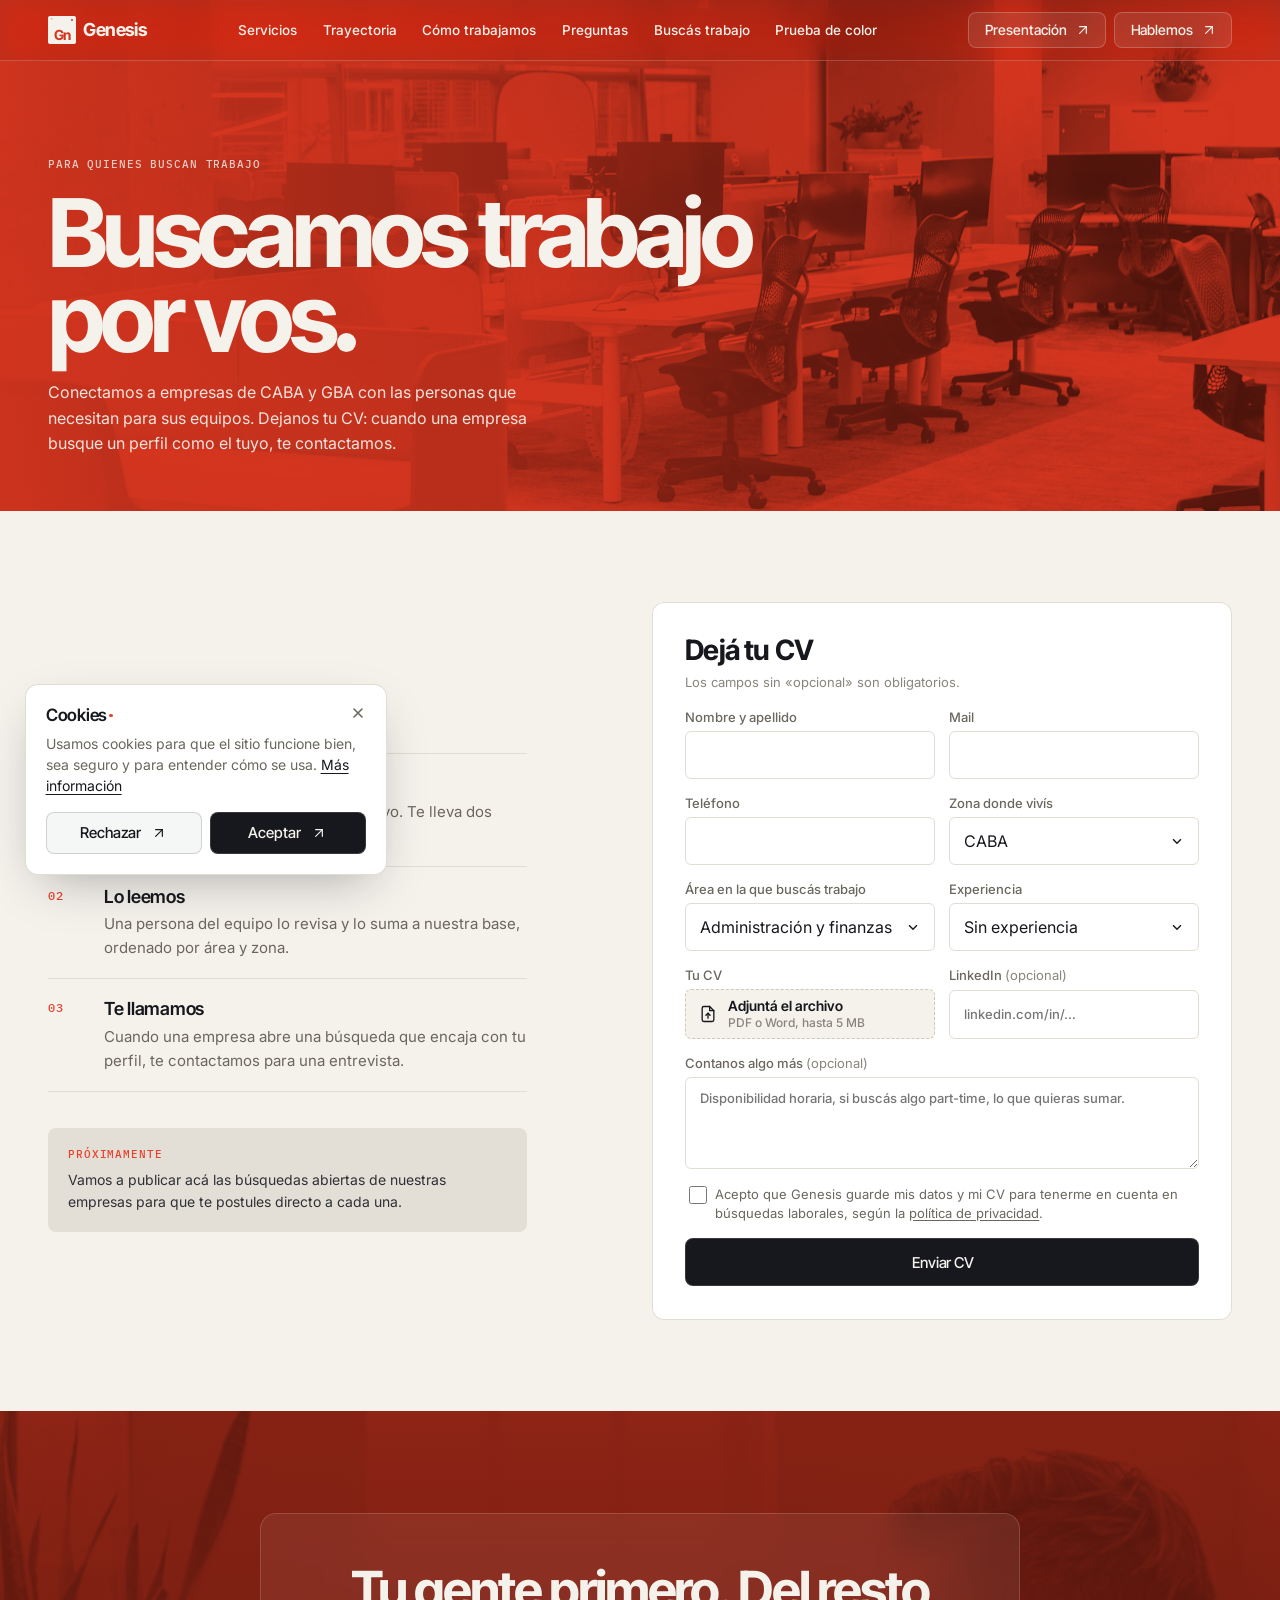
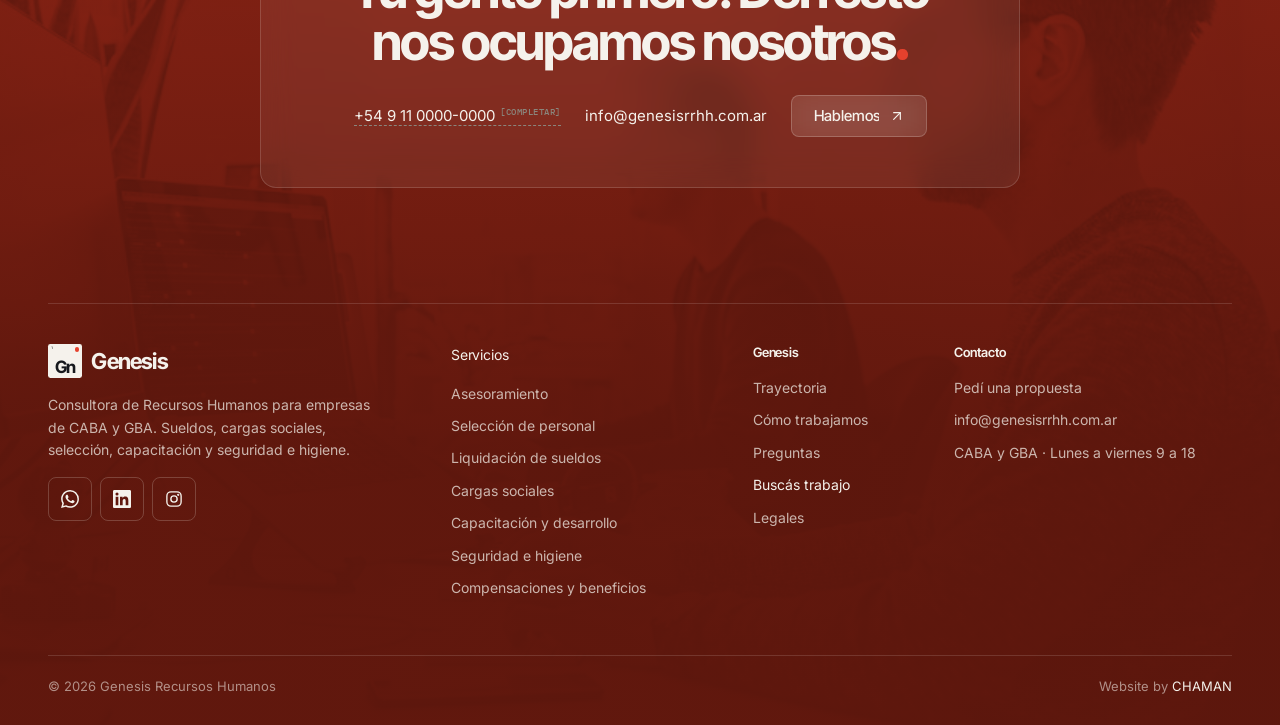
<file: trabaja.html>
<!doctype html>
<html lang="es-AR">
<head>
<meta charset="utf-8">
<meta name="viewport" content="width=device-width,initial-scale=1">
<title>Buscás trabajo · Dejá tu CV · Genesis RRHH</title>
<meta name="robots" content="noindex">
<link rel="preconnect" href="https://fonts.googleapis.com"><link rel="preconnect" href="https://fonts.gstatic.com" crossorigin>
<link href="https://fonts.googleapis.com/css2?family=IBM+Plex+Mono:wght@500&family=Inter+Tight:wght@500;600;700&family=Inter:wght@400;500&display=swap" rel="stylesheet">
<link rel="stylesheet" href="_assets/base.css">
<style>
/* Buscás trabajo (candidatos): hero rojo con foto (como la home) y el form arriba, sin scroll; footer completo de la home.
   Demo: el form no envía nada. */
:root{--eo:cubic-bezier(.23,1,.32,1);--red-hero:#D4351F}
.wrap{max-width:none}
/* ===== NAV: vidrio sobre el hero, papel después ===== */
.hd{position:fixed;top:0;left:0;right:0;z-index:50;color:var(--paper);transform:translateY(0);background:rgba(22,24,29,.1);-webkit-backdrop-filter:blur(14px) saturate(1.2);backdrop-filter:blur(14px) saturate(1.2);border-bottom:1px solid rgba(245,242,236,.2);transition:transform .4s var(--eo),background-color .3s var(--eo),color .3s var(--eo),border-color .3s var(--eo)}
.hd.hide{transform:translateY(-100%)}
.hd.sc{background:rgba(245,242,236,.92);color:var(--ink);border-color:var(--line)}
.hd .wrap{display:flex;align-items:center;justify-content:space-between;height:60px}
.hd .lk{font-size:18px}
.hd .acts{display:flex;gap:8px}
.hd nav{display:flex;gap:clamp(16px,2vw,28px);font:500 13.5px var(--f-b)}
.hd nav a{position:relative;padding:6px 0}
.hd nav a::after{content:"";position:absolute;left:0;right:0;bottom:0;height:1px;background:currentColor;transform:scaleX(0);transform-origin:right;transition:transform .3s var(--eo)}
@media (hover:hover){.hd nav a:hover::after{transform:scaleX(1);transform-origin:left}}
.hd:not(.sc) .lk .gn{background:var(--paper);color:var(--red-hero)}
.hd:not(.sc) .lk .gn .d{background:var(--red-hero)}
.hd.sc .btn.glass{background:rgba(22,24,29,.04);color:var(--ink);border-color:rgba(22,24,29,.16)}
.mnav{display:none}
/* Hamburguesa: botón cuadrado en vidrio, dos líneas desparejas que se cruzan en X */
.burger{width:44px;height:44px;border-radius:8px;border:1px solid rgba(245,242,236,.3);background:rgba(245,242,236,.08);transition:background-color .3s var(--eo),border-color .3s var(--eo)}
.burger::before,.burger::after{left:12px;right:12px;height:1.6px;border-radius:2px;transition:transform .35s var(--eo),left .35s var(--eo),right .35s var(--eo)}
.burger::before{top:17px}.burger::after{top:25px;left:20px}
.burger:focus-visible{outline:2px solid var(--red);outline-offset:2px}
@media (hover:hover){.burger:hover::after{left:12px}}
.hd.sc .burger,.nav-open .burger{border-color:rgba(22,24,29,.16);background:rgba(22,24,29,.04)}
.nav-open .burger::before{transform:translateY(4px) rotate(45deg)}
.nav-open .burger::after{left:12px;transform:translateY(-4px) rotate(-45deg)}
.nav-open .hd .lk .gn{background:var(--ink);color:var(--paper)}.nav-open .hd .lk .gn .d{background:var(--red)}
@media (max-width:1100px){
  .hd nav,.hd .btn{display:none}.burger{display:block}
  .mnav{display:flex;flex-direction:column;justify-content:space-between;gap:32px;position:fixed;inset:60px 0 0;background:var(--paper);color:var(--ink);padding:8px var(--gut) calc(24px + env(safe-area-inset-bottom));z-index:49;overflow-y:auto;opacity:0;visibility:hidden;transition:opacity .3s var(--eo),visibility .3s}
  .mnav nav a{display:grid;grid-template-columns:36px 1fr 22px;align-items:center;font:700 clamp(28px,7.6vw,36px)/1.1 var(--f-d);letter-spacing:-.04em;padding:16px 0;border-bottom:1px solid var(--line);opacity:0;transform:translateY(14px);transition:opacity .4s var(--eo),transform .5s var(--eo),color .2s;transition-delay:calc(var(--i)*45ms)}
  .mnav nav .n{font:500 11px var(--f-m);letter-spacing:.06em;color:var(--red);align-self:start;padding-top:.7em}
  .mnav nav svg{width:20px;height:20px;color:var(--mute)}
  .mnav nav a:active{color:var(--red)}
  .mnav .mf{display:grid;gap:18px;opacity:0;transition:opacity .4s var(--eo) .25s}
  .mnav .mf .row{display:flex;justify-content:space-between;align-items:center;gap:12px}
  .mnav .mf p{font-size:14px;color:var(--graphite)}
  .nav-open .mnav{opacity:1;visibility:visible}.nav-open .mnav nav a{opacity:1;transform:none}.nav-open .mnav .mf{opacity:1}
  .nav-open .hd{background:var(--paper);color:var(--ink);border-color:var(--line)}
  .nav-open .wab{opacity:0;pointer-events:none}
}

/* ===== BANNER rojo con foto (como el hero de la home, más bajo) ===== */
.ban{position:relative;isolation:isolate;overflow:hidden;background:var(--red-hero);color:var(--paper);padding-top:calc(60px + clamp(56px,10vh,112px));padding-bottom:clamp(40px,6vh,72px)}
.ban .bg{position:absolute;inset:0;z-index:-1;background:var(--red-hero)}
.ban .bg img{width:100%;height:100%;object-fit:cover;object-position:50% 50%;filter:grayscale(1) contrast(.82) brightness(1.4);mix-blend-mode:multiply;opacity:.75}
.ban .bg::after{content:"";position:absolute;inset:0;background:linear-gradient(90deg,rgba(212,53,31,.92) 0%,rgba(212,53,31,.55) 38%,rgba(212,53,31,.15) 65%,rgba(212,53,31,0) 85%)}
.ban .mono{color:rgba(245,242,236,.8)}
.ban h1{font:700 clamp(52px,7.4vw,120px)/.9 var(--f-d);letter-spacing:-.055em;margin-top:14px}
.ban h1 .dot{background:var(--paper)}
.ban p{margin-top:20px;max-width:52ch;opacity:.92}
@media (max-width:900px){.ban .bg::after{background:linear-gradient(180deg,rgba(212,53,31,.88) 0%,rgba(212,53,31,.6) 55%,rgba(212,53,31,.8) 100%)}}

/* ===== FORM: sección propia sobre papel, entra entera en la pantalla ===== */
.cv{display:grid;grid-template-columns:repeat(12,1fr);gap:24px;align-items:center;min-height:100svh;padding-top:clamp(40px,4vw,56px);padding-bottom:clamp(40px,4vw,56px)}
.cv .l{grid-column:1/6;display:grid;gap:36px}
.cv .l h2{font:700 clamp(32px,3.4vw,48px)/1 var(--f-d);letter-spacing:-.04em}
.pasos-cv{display:grid;counter-reset:p;margin-top:20px}
.pasos-cv li{counter-increment:p;display:grid;grid-template-columns:44px 1fr;gap:4px 12px;padding:18px 0;border-top:1px solid var(--line)}
.pasos-cv li:last-child{border-bottom:1px solid var(--line)}
.pasos-cv li::before{content:counter(p,decimal-leading-zero);grid-row:span 2;font:500 12px/1.9 var(--f-m);letter-spacing:.06em;color:var(--red)}
.pasos-cv b{font:600 18px/1.3 var(--f-d);letter-spacing:-.015em}
.pasos-cv span{color:var(--graphite);font-size:15px}
.prox{padding:18px 20px;border-radius:8px;background:var(--fog);font-size:14px;color:var(--ink2)}
.prox .mono{display:block;color:var(--red);margin-bottom:6px}

.cv .card{grid-column:7/13;background:var(--white);border-radius:12px;box-shadow:inset 0 0 0 1px var(--line);padding:clamp(24px,2.6vw,36px)}
.cv .card .btn{width:100%;height:48px}
.cv .card h2{font:700 28px/1.1 var(--f-d);letter-spacing:-.03em}
.cv .card h2+p{font-size:13px;color:var(--mute);margin-top:6px}
.form{gap:16px}
.form textarea{min-height:92px}
.form .opt{font-weight:400;color:var(--mute)}

/* CV adjunto: se ve como un campo más; el input nativo queda encima, invisible, y acepta clic o arrastre */
.drop{position:relative;display:flex;align-items:center;gap:10px;min-height:48px;padding:8px 12px;border:1.5px dashed var(--stone);border-radius:6px;background:var(--paper);cursor:pointer;transition:border-color .2s,background-color .2s}
.drop input{position:absolute;inset:0;width:100%;min-height:0;opacity:0;cursor:pointer}
.drop svg{width:20px;height:20px;flex:none;color:var(--ink)}
.drop span{display:grid;min-width:0}
.drop b{font:600 14px/1.2 var(--f-d);color:var(--ink);white-space:nowrap;overflow:hidden;text-overflow:ellipsis}
.drop small{font-size:12px;color:var(--mute)}
.drop:focus-within,.drop.over{border-color:var(--ink);background:var(--white)}
@media (hover:hover){.drop:hover{border-color:var(--ink)}}
.drop.ok{border-style:solid;border-color:var(--ink);background:var(--white)}
.drop.ok svg{color:var(--red)}
.err{font-size:13px;color:var(--red)}
.err:empty{display:none}
.chk{display:grid!important;grid-template-columns:20px 1fr;gap:10px!important;align-items:start;font:400 13px/1.45 var(--f-b)!important}
.chk input{width:18px;min-height:18px!important;height:18px;margin-top:1px;padding:0;accent-color:var(--ink)}
.chk a{text-decoration:underline;text-underline-offset:2px}

.done{display:none;text-align:center;padding:clamp(24px,5vw,56px) 8px}
.done h2{font:700 clamp(32px,4vw,48px)/1 var(--f-d)!important;letter-spacing:-.04em;margin-bottom:12px}
.done p{color:var(--graphite);max-width:36ch;margin:0 auto 24px}
.card.sent .form{display:none}.card.sent .done{display:block}

@media (max-width:900px){
  .cv{min-height:0;row-gap:40px}
  .cv .l,.cv .card{grid-column:1/-1}
  .cv .card{order:-1}
}

/* Desplegables propios (copiados de la home) */
.sel{position:relative}
.sel select{position:absolute;inset:0;opacity:0;pointer-events:none}
.sel-b{width:100%;min-height:48px;padding:12px 14px;background:var(--white);border:1px solid var(--line);border-radius:6px;color:var(--ink);display:flex;align-items:center;justify-content:space-between;gap:12px;text-align:left;cursor:pointer;font:400 16px var(--f-b);transition:border-color .2s}
.sel-b svg{width:14px;height:14px;flex:none;transition:transform .25s var(--eo)}
.sel.open .sel-b,.sel-b:focus-visible{outline:none;border-color:var(--ink)}
.sel.open .sel-b svg{transform:rotate(180deg)}
.sel-l{position:absolute;z-index:5;left:0;right:0;top:calc(100% + 6px);margin:0;padding:6px;list-style:none;background:var(--white);border:1px solid var(--line);border-radius:6px;box-shadow:0 12px 32px -12px rgba(22,24,29,.25);display:grid;gap:2px;opacity:0;visibility:hidden;transform:translateY(-4px);transform-origin:top;transition:opacity .18s var(--eo),transform .18s var(--eo),visibility .18s}
.sel.open .sel-l{opacity:1;visibility:visible;transform:none}
.sel-l li{padding:10px 12px;border-radius:6px;color:var(--ink);font:400 15px var(--f-b);cursor:pointer;transition:background-color .15s,color .15s}
.sel-l li.act{background:var(--fog)}
.sel-l li[aria-selected=true]{background:var(--red);color:var(--white)}
@media (prefers-reduced-motion:reduce){.sel-l,.sel-b svg,.drop{transition:none}}

/* ===== FOOTER: el mismo de la home (foto oscura, cierre en vidrio, columnas) ===== */
.soc{display:flex;gap:8px}
.soc a{width:44px;height:44px;border-radius:8px;display:grid;place-items:center;border:1px solid var(--line);color:var(--ink);transition:background-color .2s,color .2s,border-color .2s}
.soc svg{width:18px;height:18px}
.ft .soc a{border-color:rgba(245,242,236,.2);color:var(--paper)}
@media (hover:hover){.soc a:hover,.ft .cols .soc a:hover{background:var(--red);border-color:var(--red);color:var(--white);text-decoration:none}}
.ft{position:relative;color:var(--paper);background:#5E170D;overflow:hidden;isolation:isolate}
.ft .fbg{position:absolute;inset:0;z-index:-1;background:#8E2415}
.ft .fbg img{width:100%;height:100%;object-fit:cover;filter:grayscale(1) contrast(1.05);mix-blend-mode:multiply;opacity:.55}
.ft .fbg::after{content:"";position:absolute;inset:0;background:linear-gradient(180deg,rgba(142,36,21,.35),rgba(94,23,13,.94) 70%)}
.ft .wrap{padding-top:clamp(64px,8vw,112px);padding-bottom:28px}
.ft .cta{max-width:760px;margin:0 auto clamp(72px,9vw,128px);text-align:center;padding:clamp(32px,4vw,56px);border-radius:16px;background:rgba(245,242,236,.07);-webkit-backdrop-filter:blur(16px);backdrop-filter:blur(16px);box-shadow:inset 0 0 0 1px rgba(245,242,236,.16)}
.ft .cta h2{font:700 clamp(34px,4vw,56px)/1 var(--f-d);letter-spacing:-.04em;text-wrap:balance}
.ft .cta .row{display:flex;justify-content:center;align-items:center;flex-wrap:wrap;gap:12px 24px;margin-top:28px;font-size:15px}
.ft .cta .row a:not(.btn){transition:color .2s ease}
@media (hover:hover){.ft .cta .row a:not(.btn):hover,.ft .cols a:hover{color:var(--paper);text-decoration:underline;text-underline-offset:3px}}
.ft .cols{display:grid;grid-template-columns:repeat(12,1fr);gap:24px;padding-top:40px;border-top:1px solid rgba(245,242,236,.14)}
.ft .b{grid-column:1/5;display:grid;gap:16px;align-content:start}
.ft .b p{color:rgba(245,242,236,.72);max-width:36ch;font-size:14px}
.ft .c{grid-column:span 2;display:grid;gap:10px;align-content:start;font-size:14px;color:rgba(245,242,236,.72)}
.ft .c a{transition:color .2s ease}
.ft .c a[aria-current]{color:var(--paper)}
.ft .c .lbl{color:var(--paper);margin-bottom:6px}
.ft .c.w{grid-column:span 3}
.ft .bot{display:grid;grid-template-columns:1fr auto;gap:12px;margin-top:56px;padding-top:20px;border-top:1px solid rgba(245,242,236,.14);color:rgba(245,242,236,.55);font-size:13px}
.ft .bot .by a{color:var(--paper);transition:color .2s}
@media (hover:hover){.ft .bot .by a:hover{text-decoration:underline;text-underline-offset:3px}}
@media (max-width:640px){.ft .bot{grid-template-columns:1fr;justify-items:center;text-align:center}}
.ft .lk .gn{background:var(--paper);color:var(--ink)}
.ft .lk .gn .d{width:13%;height:13%;right:9%;top:9%}
.hd .lk .gn .d,.ft .lk .gn .d{animation:breathe 6s cubic-bezier(.37,0,.63,1) 2.4s infinite}
@keyframes breathe{0%,78%,100%{transform:scale(1)}86%{transform:scale(1.32)}}
@media (prefers-reduced-motion:reduce){.hd .lk .gn .d,.ft .lk .gn .d{animation:none}}
.fsv>button{display:flex;align-items:center;gap:8px;padding:0;border:0;background:none;font:inherit;color:var(--paper);text-align:left;cursor:default;margin-bottom:6px}
.fsv>button svg{display:none;width:14px;height:14px;transition:transform .3s var(--eo)}
.fsv .fl>div{display:grid;gap:10px}
@media (max-width:900px){
  .ft .cols{grid-template-columns:1fr;gap:32px;text-align:center}
  .ft .b,.ft .c,.ft .c.w{grid-column:auto;justify-items:center}
  .ft .b p{margin:0 auto}.ft .b .soc{justify-content:center}
  .fsv{width:100%;border-top:1px solid rgba(245,242,236,.14);border-bottom:1px solid rgba(245,242,236,.14)}
  .fsv>button{width:100%;justify-content:center;padding:16px 0;margin:0;cursor:pointer}
  .fsv>button svg{display:block}.fsv.open>button svg{transform:rotate(180deg)}
  .fsv .fl{display:grid;grid-template-rows:0fr;transition:grid-template-rows .4s var(--eo)}
  .fsv.open .fl{grid-template-rows:1fr}
  .fsv .fl>div{overflow:hidden;justify-items:center;padding:0}
  .fsv.open .fl>div{padding-bottom:18px}
}

.wab{position:fixed;right:clamp(16px,2vw,28px);bottom:clamp(16px,2vw,28px);z-index:45;width:56px;height:56px;border-radius:50%;background:var(--red);color:#fff;display:grid;place-items:center;box-shadow:0 10px 30px -8px rgba(22,24,29,.45);opacity:0;transform:translateY(12px) scale(.9);pointer-events:none;transition:opacity .35s var(--eo),transform .35s var(--eo)}
.wab.on{opacity:1;transform:none;pointer-events:auto}
.wab svg{width:28px;height:28px}
@media (hover:hover){.wab.on:hover{transform:scale(1.06)}}
</style>
</head>
<body>

<header class="hd" id="hd"><div class="wrap">
  <a href="index.html" class="lk" aria-label="Genesis, inicio"><span id="lkGn"></span>Genesis</a>
  <nav aria-label="Principal"><a href="index.html#servicios">Servicios</a><a href="index.html#trayectoria">Trayectoria</a><a href="index.html#como">Cómo trabajamos</a><a href="index.html#faq">Preguntas</a><a href="trabaja.html" aria-current="page">Buscás trabajo</a><a href="colores.html">Prueba de color</a></nav>
  <div class="acts"><a class="btn sm glass" href="presentacion.html">Presentación</a><a class="btn sm glass" href="index.html#contacto">Hablemos</a></div>
  <button class="burger" aria-label="Menú" aria-expanded="false"></button>
</div></header>
<div class="mnav" id="mnav"><nav aria-label="Principal mobile" id="mnavL"></nav>
  <div class="mf"><div class="row"><a class="btn" href="index.html#contacto">Hablemos</a><div class="soc" data-soc></div></div><p>CABA y GBA · Lunes a viernes 9 a 18</p></div></div>

<main>
  <section class="ban">
    <div class="bg" aria-hidden="true"><img src="_assets/img/b-oficina.jpg" alt="" width="1920" height="1032" fetchpriority="high"></div>
    <div class="wrap">
      <span class="mono">Para quienes buscan trabajo</span>
      <h1>Buscamos trabajo<br>por vos<span class="dot"></span></h1>
      <p>Conectamos a empresas de CABA y GBA con las personas que necesitan para sus equipos. Dejanos tu CV: cuando una empresa busque un perfil como el tuyo, te contactamos.</p>
    </div>
  </section>

  <section class="wrap cv" id="cv">
    <div class="l">
      <div>
        <h2>Cómo funciona</h2>
        <ol class="pasos-cv">
          <li><b>Dejás tu CV</b><span>Completás tus datos y adjuntás el archivo. Te lleva dos minutos.</span></li>
          <li><b>Lo leemos</b><span>Una persona del equipo lo revisa y lo suma a nuestra base, ordenado por área y zona.</span></li>
          <li><b>Te llamamos</b><span>Cuando una empresa abre una búsqueda que encaja con tu perfil, te contactamos para una entrevista.</span></li>
        </ol>
      </div>
      <p class="prox"><span class="mono">Próximamente</span>Vamos a publicar acá las búsquedas abiertas de nuestras empresas para que te postules directo a cada una.</p>
    </div>

    <div class="card" id="card">
      <form class="form" id="cvForm" aria-labelledby="cvT" novalidate>
        <div><h2 id="cvT">Dejá tu CV</h2><p>Los campos sin «opcional» son obligatorios.</p></div>
        <div class="row"><label>Nombre y apellido<input name="nombre" autocomplete="name" required></label><label>Mail<input type="email" name="mail" autocomplete="email" required></label></div>
        <div class="row"><label>Teléfono<input type="tel" name="tel" autocomplete="tel" inputmode="tel" required></label><label>Zona donde vivís<select name="zona"><option>CABA</option><option>GBA Sur</option><option>GBA Norte</option><option>GBA Oeste</option><option>Otra</option></select></label></div>
        <div class="row"><label>Área en la que buscás trabajo<select name="area"><option>Administración y finanzas</option><option>Comercial y ventas</option><option>Atención al cliente</option><option>Logística y depósito</option><option>Producción y operaciones</option><option>Recursos humanos</option><option>Sistemas y tecnología</option><option>Otra</option></select></label><label>Experiencia<select name="nivel"><option>Sin experiencia</option><option>Menos de 2 años</option><option>2 a 5 años</option><option>Más de 5 años</option><option>Jefatura o gerencia</option></select></label></div>
        <div class="row">
          <label>Tu CV<span class="drop" id="drop">
            <input type="file" name="cv" id="cvFile" accept=".pdf,.doc,.docx,application/pdf,application/msword,application/vnd.openxmlformats-officedocument.wordprocessingml.document" required>
            <svg viewBox="0 0 24 24" fill="none" stroke="currentColor" stroke-width="1.6" stroke-linecap="round" stroke-linejoin="round" aria-hidden="true"><path d="M14 3H7a2 2 0 0 0-2 2v14a2 2 0 0 0 2 2h10a2 2 0 0 0 2-2V8z"/><path d="M14 3v5h5"/><path d="M12 17v-6"/><path d="m9.5 13.5 2.5-2.5 2.5 2.5"/></svg>
            <span><b id="dropT">Adjuntá el archivo</b><small id="dropS">PDF o Word, hasta 5 MB</small></span>
          </span></label>
          <label><span>LinkedIn <span class="opt">(opcional)</span></span><input type="url" name="linkedin" placeholder="linkedin.com/in/…"></label>
        </div>
        <label><span>Contanos algo más <span class="opt">(opcional)</span></span><textarea name="msg" rows="2" placeholder="Disponibilidad horaria, si buscás algo part-time, lo que quieras sumar."></textarea></label>
        <label class="chk"><input type="checkbox" name="ok" required><span>Acepto que Genesis guarde mis datos y mi CV para tenerme en cuenta en búsquedas laborales, según la <a href="legales.html#privacidad">política de privacidad</a>.</span></label>
        <p class="err" id="err" role="alert"></p>
        <button class="btn" type="submit">Enviar CV</button>
      </form>
      <div class="done" role="status" aria-live="polite">
        <h2>Recibimos tu CV<span class="dot"></span></h2>
        <p>Gracias. Lo vamos a revisar y te escribimos cuando aparezca una búsqueda que encaje con tu perfil.</p>
        <a class="btn" href="index.html">Volver al inicio</a>
      </div>
    </div>
  </section>
</main>

<footer class="ft">
  <div class="fbg" aria-hidden="true"><img src="_assets/img/w-liquidacion.jpg" alt="" loading="lazy"></div>
  <div class="wrap">
    <div class="cta"><h2>Tu gente primero. Del resto nos ocupamos nosotros<span class="dot"></span></h2>
      <div class="row"><a id="wa4" href="#"><span class="tbd">+54 9 11 0000-0000</span></a><a id="ml3" href="#"></a><a class="btn glass" href="index.html#contacto">Hablemos</a></div></div>
    <div class="cols">
      <div class="b"><span class="lk" id="lkGn2"></span><p>Consultora de Recursos Humanos para empresas de CABA y GBA. Sueldos, cargas sociales, selección, capacitación y seguridad e higiene.</p><div class="soc" data-soc></div></div>
      <div class="c w fsv" id="ftS"><button class="lbl" type="button" aria-expanded="false" aria-controls="ftSl">Servicios<svg viewBox="0 0 16 16" fill="none" stroke="currentColor" stroke-width="1.6" aria-hidden="true"><path d="M3.5 6l4.5 4.5L12.5 6"/></svg></button><div class="fl" id="ftSl"><div></div></div></div>
      <div class="c"><span class="lbl">Genesis</span><a href="index.html#trayectoria">Trayectoria</a><a href="index.html#como">Cómo trabajamos</a><a href="index.html#faq">Preguntas</a><a href="trabaja.html" aria-current="page">Buscás trabajo</a><a href="legales.html">Legales</a></div>
      <div class="c w"><span class="lbl">Contacto</span><a href="index.html#contacto">Pedí una propuesta</a><a id="ml2" href="#"></a><span>CABA y GBA · Lunes a viernes 9 a 18</span></div>
    </div>
    <div class="bot"><span>© 2026 Genesis Recursos Humanos</span><span class="by">Website by <a href="https://somoschaman.com.ar" target="_blank" rel="noopener">CHAMAN</a></span></div>
  </div>
</footer>
<a class="wab" id="wab" href="#" target="_blank" rel="noopener" aria-label="Escribinos por WhatsApp"></a>

<script src="_assets/data.js"></script>
<script src="_assets/cookies.js" defer></script>
<script>
// Ficha Gn, redes, footer, desplegables, adjunto y validación. Demo: el envío solo muestra el mensaje de gracias.
const D=DATA,S=D.servicios,$=s=>document.querySelector(s);
const GN=t=>`<div class="gn" style="--t:${t}" aria-hidden="true"><span class="n1">1</span><span class="d"></span><div class="g"><span>G</span><span>n</span></div></div>`;
const ARR='<svg viewBox="0 0 24 24" fill="none" stroke="currentColor" stroke-width="1.8" stroke-linecap="round" stroke-linejoin="round" aria-hidden="true"><path d="M7 7h10v10"/><path d="M7 17 17 7"/></svg>';
// Menú mobile numerado, igual que la home
const MN=[['index.html#servicios','Servicios'],['index.html#trayectoria','Trayectoria'],['index.html#como','Cómo trabajamos'],['index.html#faq','Preguntas'],['trabaja.html','Buscás trabajo'],['colores.html','Prueba de color'],['presentacion.html','Presentación']];
$('#mnavL').innerHTML=MN.map(([h,t],i)=>`<a href="${h}" style="--i:${i}"><span class="n">0${i+1}</span>${t}${ARR}</a>`).join('');
document.querySelectorAll('.hd .btn,.mnav .btn,.ft .btn').forEach(b=>{const t=b.textContent.trim(),i=ARR;b.innerHTML=`<span class="tb"><span>${t}</span><span aria-hidden="true">${t}</span></span><span class="ab" aria-hidden="true">${i}${i}</span>`});
$('#lkGn').outerHTML=GN('1.55em');
$('#lkGn2').innerHTML=GN('1.55em')+'Genesis';

// Redes (WhatsApp, LinkedIn, Instagram), igual que la home
const SOC={
  wa:['WhatsApp','<svg viewBox="0 0 24 24" fill="currentColor" aria-hidden="true"><path d="M17.47 14.38c-.3-.15-1.76-.87-2.03-.97-.27-.1-.47-.15-.67.15-.2.3-.77.97-.94 1.16-.17.2-.35.22-.64.07-.3-.15-1.26-.46-2.39-1.47-.88-.79-1.48-1.76-1.65-2.06-.17-.3-.02-.46.13-.6.13-.14.3-.35.45-.52.15-.18.2-.3.3-.5.1-.2.05-.37-.03-.52-.07-.15-.67-1.61-.91-2.2-.24-.58-.49-.5-.67-.51h-.57c-.2 0-.52.07-.8.37-.27.3-1.04 1.02-1.04 2.48 0 1.46 1.07 2.88 1.21 3.07.15.2 2.1 3.2 5.08 4.49.71.31 1.26.49 1.7.63.71.22 1.36.19 1.87.12.57-.09 1.76-.72 2-1.42.25-.69.25-1.29.18-1.41-.08-.13-.27-.2-.57-.35m-5.42 7.4h-.01a9.87 9.87 0 0 1-5.03-1.38l-.36-.21-3.74.98 1-3.65-.24-.37a9.86 9.86 0 0 1-1.51-5.26c0-5.45 4.44-9.88 9.89-9.88 2.64 0 5.12 1.03 6.99 2.9a9.82 9.82 0 0 1 2.89 6.99c0 5.45-4.44 9.88-9.88 9.88m8.41-18.3A11.82 11.82 0 0 0 12.05 0C5.5 0 .16 5.34.16 11.89c0 2.1.55 4.14 1.59 5.95L.06 24l6.3-1.65a11.88 11.88 0 0 0 5.68 1.45h.01c6.55 0 11.89-5.34 11.89-11.9a11.82 11.82 0 0 0-3.48-8.4z"/></svg>'],
  li:['LinkedIn','<svg viewBox="0 0 24 24" fill="currentColor" aria-hidden="true"><path d="M20.45 20.45h-3.56v-5.57c0-1.33-.02-3.04-1.85-3.04-1.85 0-2.14 1.45-2.14 2.94v5.67H9.35V9h3.41v1.56h.05c.48-.9 1.64-1.85 3.37-1.85 3.6 0 4.27 2.37 4.27 5.46v6.28zM5.34 7.43a2.06 2.06 0 1 1 0-4.13 2.06 2.06 0 0 1 0 4.13zm1.78 13.02H3.56V9h3.56v11.45zM22.23 0H1.77C.79 0 0 .77 0 1.73v20.54C0 23.23.79 24 1.77 24h20.45c.98 0 1.78-.77 1.78-1.73V1.73C24 .77 23.2 0 22.22 0z"/></svg>'],
  ig:['Instagram','<svg viewBox="0 0 24 24" fill="none" stroke="currentColor" stroke-width="1.8" stroke-linecap="round" aria-hidden="true"><rect x="2.5" y="2.5" width="19" height="19" rx="5.5"/><circle cx="12" cy="12" r="4.2"/><circle cx="17.6" cy="6.4" r=".6" fill="currentColor"/></svg>']
};
document.querySelectorAll('[data-soc]').forEach(el=>el.innerHTML=Object.entries(SOC).map(([k,[n,svg]])=>`<a href="${D[k]}" target="_blank" rel="noopener" aria-label="${n}">${svg}</a>`).join(''));
$('#wab').href=D.wa;$('#wab').innerHTML=SOC.wa[1];

// Nav: vidrio sobre el banner, papel después; se esconde al bajar y vuelve al subir (como la home)
const ban=$('.ban'),hd=$('#hd'),wab=$('#wab');let lastY=scrollY;
const onS=()=>{const y=scrollY;hd.classList.toggle('sc',y>ban.offsetHeight-60);wab.classList.toggle('on',y>ban.offsetHeight*.6&&y<document.documentElement.scrollHeight-innerHeight-140);
  if(!document.body.classList.contains('nav-open'))hd.classList.toggle('hide',y>lastY&&y>160);lastY=y};
addEventListener('scroll',onS,{passive:true});onS();
const bg=$('.burger');bg.addEventListener('click',()=>{const o=document.body.classList.toggle('nav-open');bg.setAttribute('aria-expanded',o)});
document.querySelectorAll('.mnav a').forEach(a=>a.addEventListener('click',()=>{document.body.classList.remove('nav-open');bg.setAttribute('aria-expanded','false')}));
$('#wa4').href=D.wa;
['#ml2','#ml3'].forEach(s=>{$(s).href='mailto:'+D.mail;$(s).textContent=D.mail});
$('#ftSl>div').innerHTML=S.map(x=>`<a href="index.html#servicios">${x.nm}</a>`).join('');
$('#ftS>button').addEventListener('click',e=>{if(!matchMedia('(max-width:900px)').matches)return;const o=$('#ftS').classList.toggle('open');e.currentTarget.setAttribute('aria-expanded',o)});

document.querySelectorAll('.form select').forEach((sel,k)=>{
  const w=document.createElement('div');w.className='sel';sel.parentNode.insertBefore(w,sel);w.appendChild(sel);sel.tabIndex=-1;
  const b=document.createElement('button');b.type='button';b.className='sel-b';b.setAttribute('aria-haspopup','listbox');b.setAttribute('aria-expanded','false');
  const l=document.createElement('ul');l.className='sel-l';l.id='sel'+k;l.setAttribute('role','listbox');b.setAttribute('aria-controls',l.id);
  l.innerHTML=[...sel.options].map((o,i)=>`<li role="option" id="sel${k}-${i}">${o.text}</li>`).join('');
  w.append(b,l);const li=[...l.children];let act=0;
  const paint=()=>{b.innerHTML=`<span>${sel.options[sel.selectedIndex].text}</span><svg viewBox="0 0 16 16" fill="none" stroke="currentColor" stroke-width="1.6"><path d="M3.5 6l4.5 4.5L12.5 6"/></svg>`;li.forEach((x,i)=>{x.setAttribute('aria-selected',i===sel.selectedIndex);x.classList.toggle('act',i===act)});b.setAttribute('aria-activedescendant',w.classList.contains('open')?li[act].id:'')};
  const open=v=>{w.classList.toggle('open',v);b.setAttribute('aria-expanded',v);if(v)act=sel.selectedIndex;paint()};
  const pick=i=>{sel.selectedIndex=i;sel.dispatchEvent(new Event('change',{bubbles:true}));open(false);b.focus()};
  b.onclick=e=>{e.preventDefault();open(!w.classList.contains('open'))};
  li.forEach((x,i)=>{x.onclick=e=>{e.preventDefault();pick(i)};x.onmouseenter=()=>{act=i;paint()}});
  b.onkeydown=e=>{const o=w.classList.contains('open');
    if(e.key==='ArrowDown'||e.key==='ArrowUp'){e.preventDefault();if(!o)return open(true);act=(act+(e.key==='ArrowDown'?1:-1)+li.length)%li.length;paint()}
    else if((e.key==='Enter'||e.key===' ')&&o){e.preventDefault();pick(act)}
    else if(e.key==='Escape'&&o){e.preventDefault();open(false)}
    else if(e.key==='Tab'&&o)open(false)};
  document.addEventListener('click',e=>{if(!w.contains(e.target))open(false)});
  sel.addEventListener('change',paint);
  paint();
});

const f=$('#cvForm'),fi=$('#cvFile'),dr=$('#drop'),err=$('#err');
const MAX=5*1024*1024,OK=/\.(pdf|docx?)$/i;
const checkFile=()=>{const x=fi.files[0];
  if(!x){dr.classList.remove('ok');$('#dropT').textContent='Adjuntá el archivo';$('#dropS').textContent='PDF o Word, hasta 5 MB';return ''}
  if(!OK.test(x.name))return 'El CV tiene que ser PDF o Word.';
  if(x.size>MAX)return 'El archivo pesa más de 5 MB.';
  dr.classList.add('ok');$('#dropT').textContent=x.name;$('#dropS').textContent=(x.size/1024/1024).toFixed(1).replace('.',',')+' MB · clic para cambiarlo';return ''};
fi.addEventListener('change',()=>{err.textContent=checkFile()});
['dragenter','dragover'].forEach(t=>dr.addEventListener(t,()=>dr.classList.add('over')));
['dragleave','drop'].forEach(t=>dr.addEventListener(t,()=>dr.classList.remove('over')));

f.addEventListener('submit',e=>{e.preventDefault();
  const bad=[...f.querySelectorAll('[required]')].find(x=>!x.checkValidity());
  const fe=checkFile();
  if(bad){err.textContent=bad===fi?'Falta adjuntar tu CV.':bad.type==='checkbox'?'Necesitamos que aceptes la política de privacidad.':'Revisá «'+bad.closest('label').firstChild.textContent.trim()+'».';if(bad!==fi)bad.focus();return}
  if(fe){err.textContent=fe;return}
  err.textContent='';$('#card').classList.add('sent');$('#card').scrollIntoView({block:'center',behavior:matchMedia('(prefers-reduced-motion:reduce)').matches?'auto':'smooth'});
});
</script>
</body>
</html>
</file>
<file: _assets/base.css>
/* Genesis RRHH — base común de los 3 prototipos: tokens de marca, reset, ficha Gn y fichas de servicio */
:root{
  --ink:#16181D; --ink2:#2E3037; --paper:#F5F2EC; --fog:#E4DFD6; --line:#E2DDD3; --stone:#CFC7B8;
  --mute:#8A857C; --graphite:#6B675F; --white:#fff; --red:#E5412D;
  --ease:cubic-bezier(.22,1,.36,1);
  --gut:clamp(16px,4vw,48px); --max:1440px;
  --f-d:"Inter Tight",system-ui,sans-serif; --f-b:"Inter",system-ui,sans-serif; --f-m:"IBM Plex Mono",ui-monospace,monospace;
}
*,*::before,*::after{box-sizing:border-box}
html{-webkit-text-size-adjust:100%;scroll-padding-top:84px}
body{margin:0;background:var(--paper);color:var(--ink);font:400 16px/1.6 var(--f-b);-webkit-font-smoothing:antialiased;text-rendering:optimizeLegibility;overflow-x:clip}
img{display:block;max-width:100%;height:auto}
a{color:inherit;text-decoration:none}
button,input,textarea,select{font:inherit;color:inherit}
h1,h2,h3,h4,p{margin:0}
ul,ol{margin:0;padding:0;list-style:none}
:focus-visible{outline:2px solid var(--ink);outline-offset:3px}
::selection{background:var(--ink);color:var(--paper)}
.wrap{max-width:var(--max);margin:0 auto;padding:0 var(--gut)}
.mono{font-family:var(--f-m);font-weight:500;font-size:11px;letter-spacing:.08em;text-transform:uppercase}
.tbd{border-bottom:1px dashed var(--mute)}
.tbd::after{content:" [COMPLETAR]";font:500 9px var(--f-m);letter-spacing:.06em;color:var(--mute);vertical-align:super}
.sr{position:absolute;width:1px;height:1px;overflow:hidden;clip:rect(0 0 0 0)}

/* Foto: monocromo cálido, siempre */
.ph{background:var(--fog);overflow:hidden}
.ph img{width:100%;height:100%;object-fit:cover;filter:grayscale(1) sepia(.16) contrast(1.04) brightness(1.02);mix-blend-mode:multiply}

/* Ficha madre «Gn» (del manual) */
.gn{--t:160px;width:var(--t);height:var(--t);border-radius:calc(var(--t)*.07);background:var(--ink);color:var(--paper);position:relative;flex:none;overflow:hidden}
.gn .n1{position:absolute;left:10%;top:8.5%;font:500 calc(var(--t)*.1)/1 var(--f-d);font-variant-numeric:tabular-nums}
.gn .d{position:absolute;right:11%;top:11%;width:8%;height:8%;border-radius:50%;background:var(--red)}
.gn .g{position:absolute;left:0;right:0;bottom:15%;text-align:center;font:700 calc(var(--t)*.5)/.72 var(--f-d);letter-spacing:-.06em;padding-right:.04em;white-space:nowrap}
.gn .g span{display:inline-block}
.gn.fav .n1{display:none}.gn.fav .g{font-size:calc(var(--t)*.6);bottom:17%}.gn.fav .d{width:13%;height:13%;right:9%;top:9%}

/* Ficha de servicio */
.el{--t:132px;width:var(--t);height:var(--t);border-radius:calc(var(--t)*.07);background:var(--white);color:var(--ink);box-shadow:inset 0 0 0 1px var(--line);padding:calc(var(--t)*.09);display:flex;flex-direction:column;justify-content:space-between;flex:none}
.el .z{font:500 calc(var(--t)*.08)/1 var(--f-m)}
.el .s{font:700 calc(var(--t)*.4)/.85 var(--f-d);letter-spacing:-.06em}
.el .nm{font:500 calc(var(--t)*.062)/1.2 var(--f-b);letter-spacing:.04em;text-transform:uppercase;opacity:.6}
.el.k{background:var(--ink);color:var(--paper);box-shadow:inset 0 0 0 1px var(--ink2)}

/* Lockup */
.lk{display:inline-flex;align-items:center;gap:.42em;font:700 22px/1 var(--f-d);letter-spacing:-.035em}
.lk .gn{--t:1.55em}


/* Botón (estilo Peonex): píldora de 42 px, tinta o vidrio con borde de 1 px. En hover el texto rueda hacia
   arriba y la flecha sale por arriba a la derecha mientras la copia entra desde abajo a la izquierda. */
.btn{--eo:cubic-bezier(.23,1,.32,1);position:relative;display:inline-flex;align-items:center;justify-content:center;gap:10px;height:42px;padding:0 20px 0 22px;border-radius:8px;font:500 15px/1 var(--f-d);letter-spacing:-.005em;background:var(--ink);color:var(--paper);border:1px solid rgba(245,242,236,.15);-webkit-backdrop-filter:blur(15px);backdrop-filter:blur(15px);cursor:pointer;white-space:nowrap;transition:background-color .3s var(--eo),transform .14s var(--eo)}
.btn .tb{display:grid;overflow:hidden;height:1.2em;line-height:1.2em}
.btn .tb span{grid-area:1/1;transition:transform .45s var(--eo)}
.btn .tb span+span{transform:translateY(100%)}
.btn .ab{display:grid;overflow:hidden;width:16px;height:16px;flex:none}
.btn .ab svg{grid-area:1/1;width:16px;height:16px;transition:transform .45s var(--eo)}
.btn .ab svg+svg{transform:translate(-100%,100%)}
.btn.glass{background:rgba(245,242,236,.1);color:var(--paper);border-color:rgba(245,242,236,.22)}
.btn.ghost{background:rgba(22,24,29,.04);color:var(--ink);border-color:rgba(22,24,29,.14)}
.btn.sm{height:36px;padding:0 14px 0 16px;font-size:14px;gap:8px}
.btn:active{transform:scale(.97)}
@media (hover:hover) and (pointer:fine){
  .btn:hover .tb span{transform:translateY(-100%)}
  .btn:hover .tb span+span{transform:translateY(0)}
  .btn:hover .ab svg{transform:translate(100%,-100%)}
  .btn:hover .ab svg+svg{transform:translate(0,0)}
  .btn:not(.glass):not(.ghost):hover{background:var(--ink2)}
  .btn.glass:hover{background:rgba(245,242,236,.16)}
  .btn.ghost:hover{background:rgba(22,24,29,.08)}
}
@media (prefers-reduced-motion:reduce){.btn .tb span,.btn .ab svg{transition:none}}

/* FAQ nativo */
.faq details{border-top:1px solid var(--line)}
.faq details:last-child{border-bottom:1px solid var(--line)}
.faq summary{list-style:none;cursor:pointer;display:flex;justify-content:space-between;gap:24px;align-items:center;min-height:64px;padding:18px 0;font:600 clamp(17px,1.6vw,20px)/1.3 var(--f-d);letter-spacing:-.015em}
.faq summary::-webkit-details-marker{display:none}
.faq summary i{flex:none;width:14px;height:14px;position:relative}
.faq summary i::before,.faq summary i::after{content:"";position:absolute;left:0;right:0;top:50%;height:1.5px;background:currentColor;transition:transform .25s cubic-bezier(.23,1,.32,1),background-color .2s ease}
.faq summary i::after{transform:rotate(90deg)}
.faq details[open] summary i::after{transform:rotate(0)}
.faq details .fc{overflow:hidden}
.faq details p{padding:0 48px 24px 0;color:var(--graphite);max-width:720px}

/* Formulario */
.form{display:grid;gap:14px}
.form label{display:grid;gap:6px;font:500 13px var(--f-b);color:var(--graphite)}
.form input,.form textarea,.form select{width:100%;min-height:48px;padding:12px 14px;background:var(--white);border:1px solid var(--line);border-radius:6px;color:var(--ink);transition:border-color .2s}
.form textarea{min-height:120px;resize:vertical}
.form input:focus,.form textarea:focus,.form select:focus{outline:none;border-color:var(--ink)}
.form .row{display:grid;grid-template-columns:1fr 1fr;gap:14px}
@media (max-width:640px){.form .row{grid-template-columns:1fr}}

/* Menú mobile común */
.burger{display:none;width:48px;height:48px;border:0;background:none;cursor:pointer;position:relative}
.burger::before,.burger::after{content:"";position:absolute;left:13px;right:13px;height:1.5px;background:currentColor;transition:transform .3s var(--ease)}
.burger::before{top:19px}.burger::after{top:28px}
.nav-open .burger::before{transform:translateY(4.5px) rotate(45deg)}
.nav-open .burger::after{transform:translateY(-4.5px) rotate(-45deg)}

/* Lenis */
html.lenis,html.lenis body{height:auto}
.lenis.lenis-smooth{scroll-behavior:auto!important}
.lenis.lenis-stopped{overflow:hidden}

/* Sin motion */
@media (prefers-reduced-motion:reduce){*,*::before,*::after{animation-duration:.01ms!important;transition-duration:.01ms!important}}

/* Punto rojo génesis como puntuación: «El elemento humano●» */
.dot{display:inline-block;width:.2em;height:.2em;border-radius:50%;background:var(--red);margin-left:.04em;vertical-align:baseline}
.faq details[open]{border-top-color:var(--red)}
.faq details[open] summary i::before{background:var(--red)}

/* Etiqueta chica (reemplaza la mono como disfraz) y cifras dichas en una frase, no en la plantilla de métricas */
.lbl{font:600 13px/1.3 var(--f-d);letter-spacing:-.005em;color:var(--graphite)}
.claim{font:600 clamp(30px,4vw,56px)/1.1 var(--f-d);letter-spacing:-.035em;max-width:26ch;text-wrap:balance}
.claim b{font-weight:700;color:var(--red)}
.claim .tbd::after{content:none}
</file>
